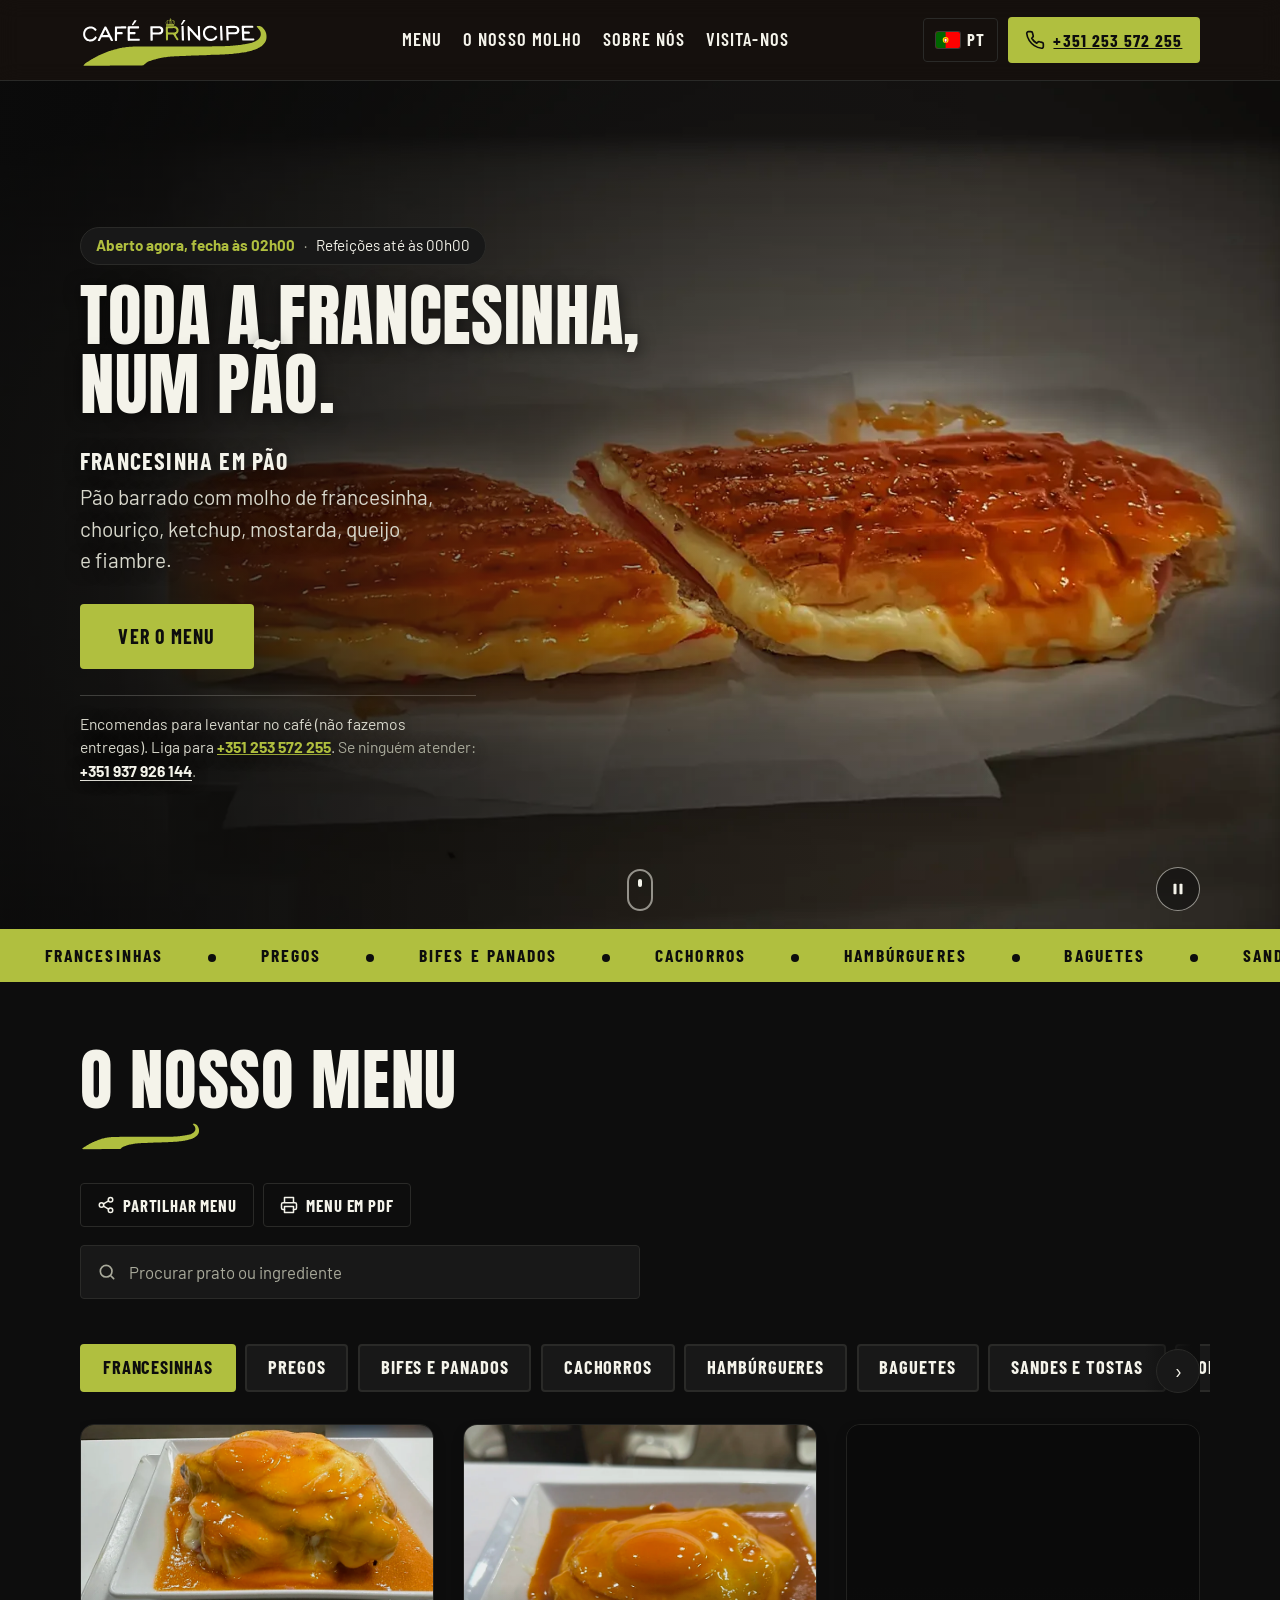
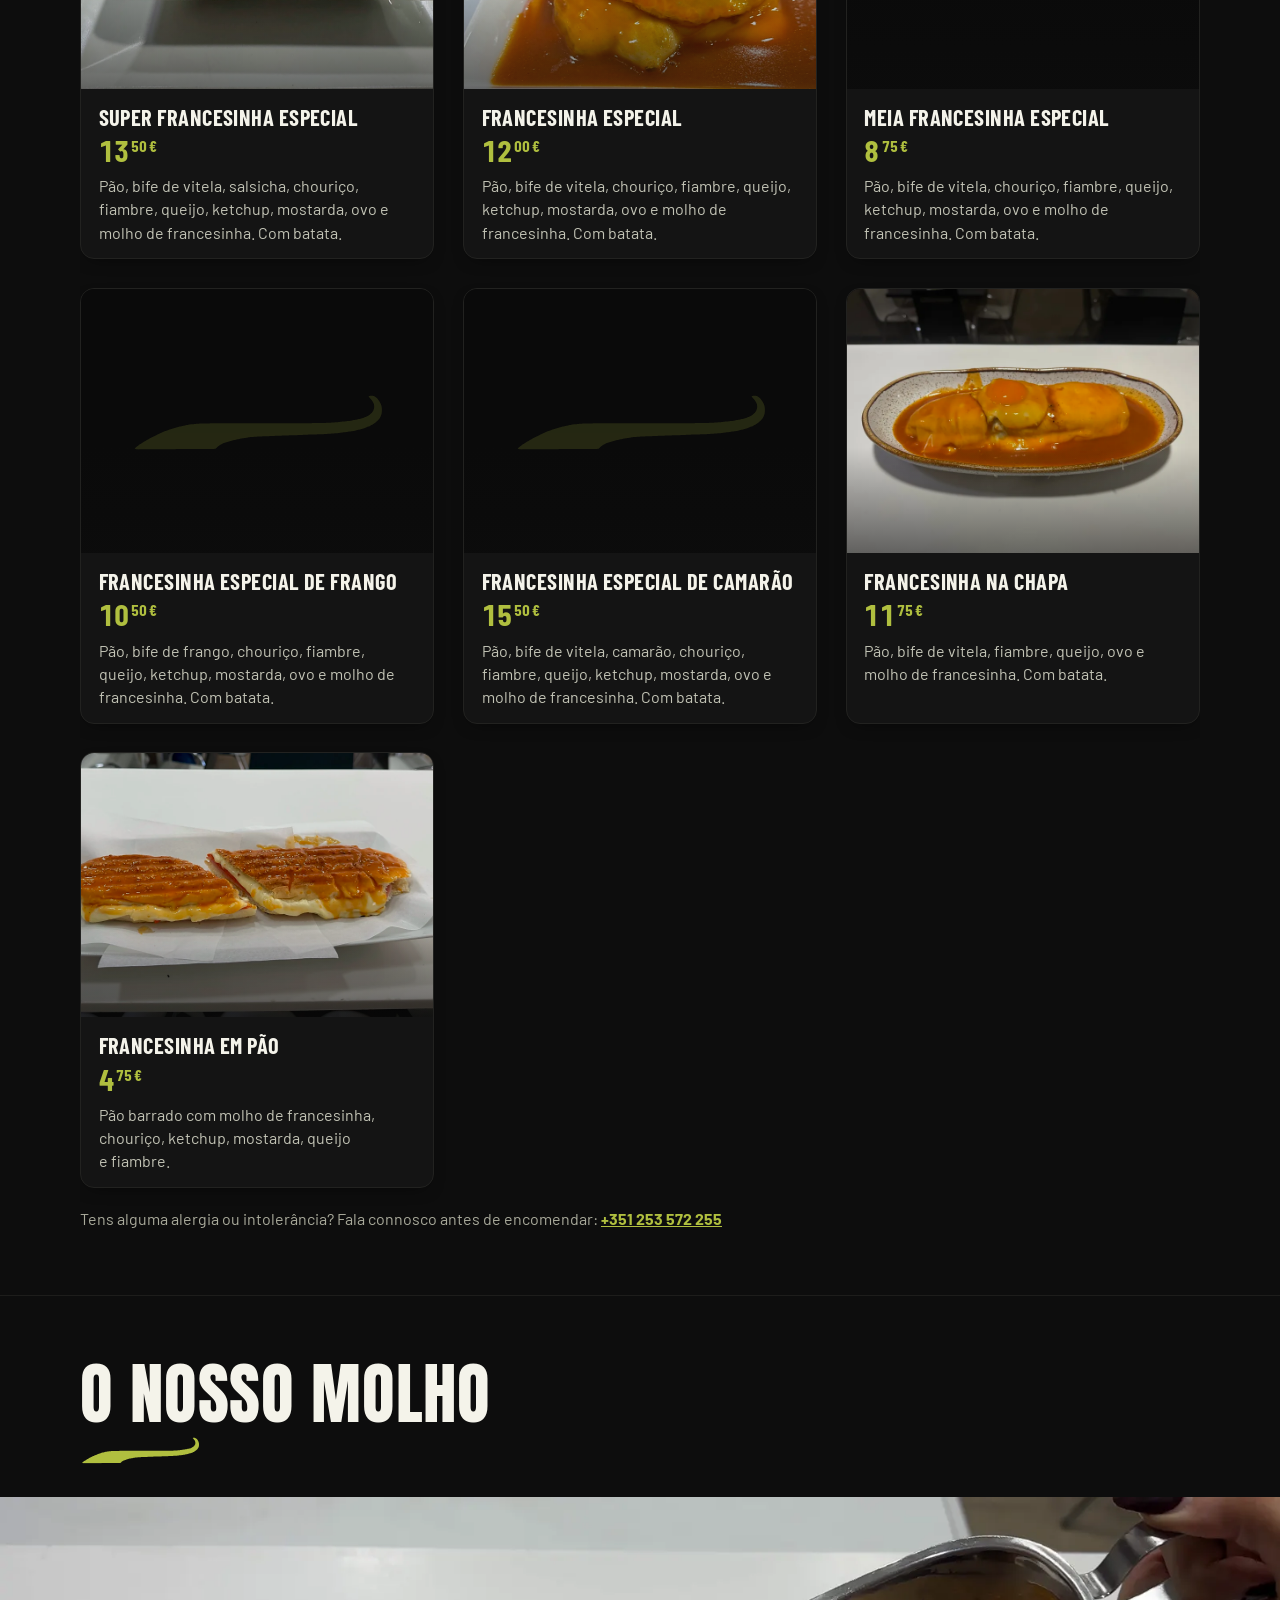
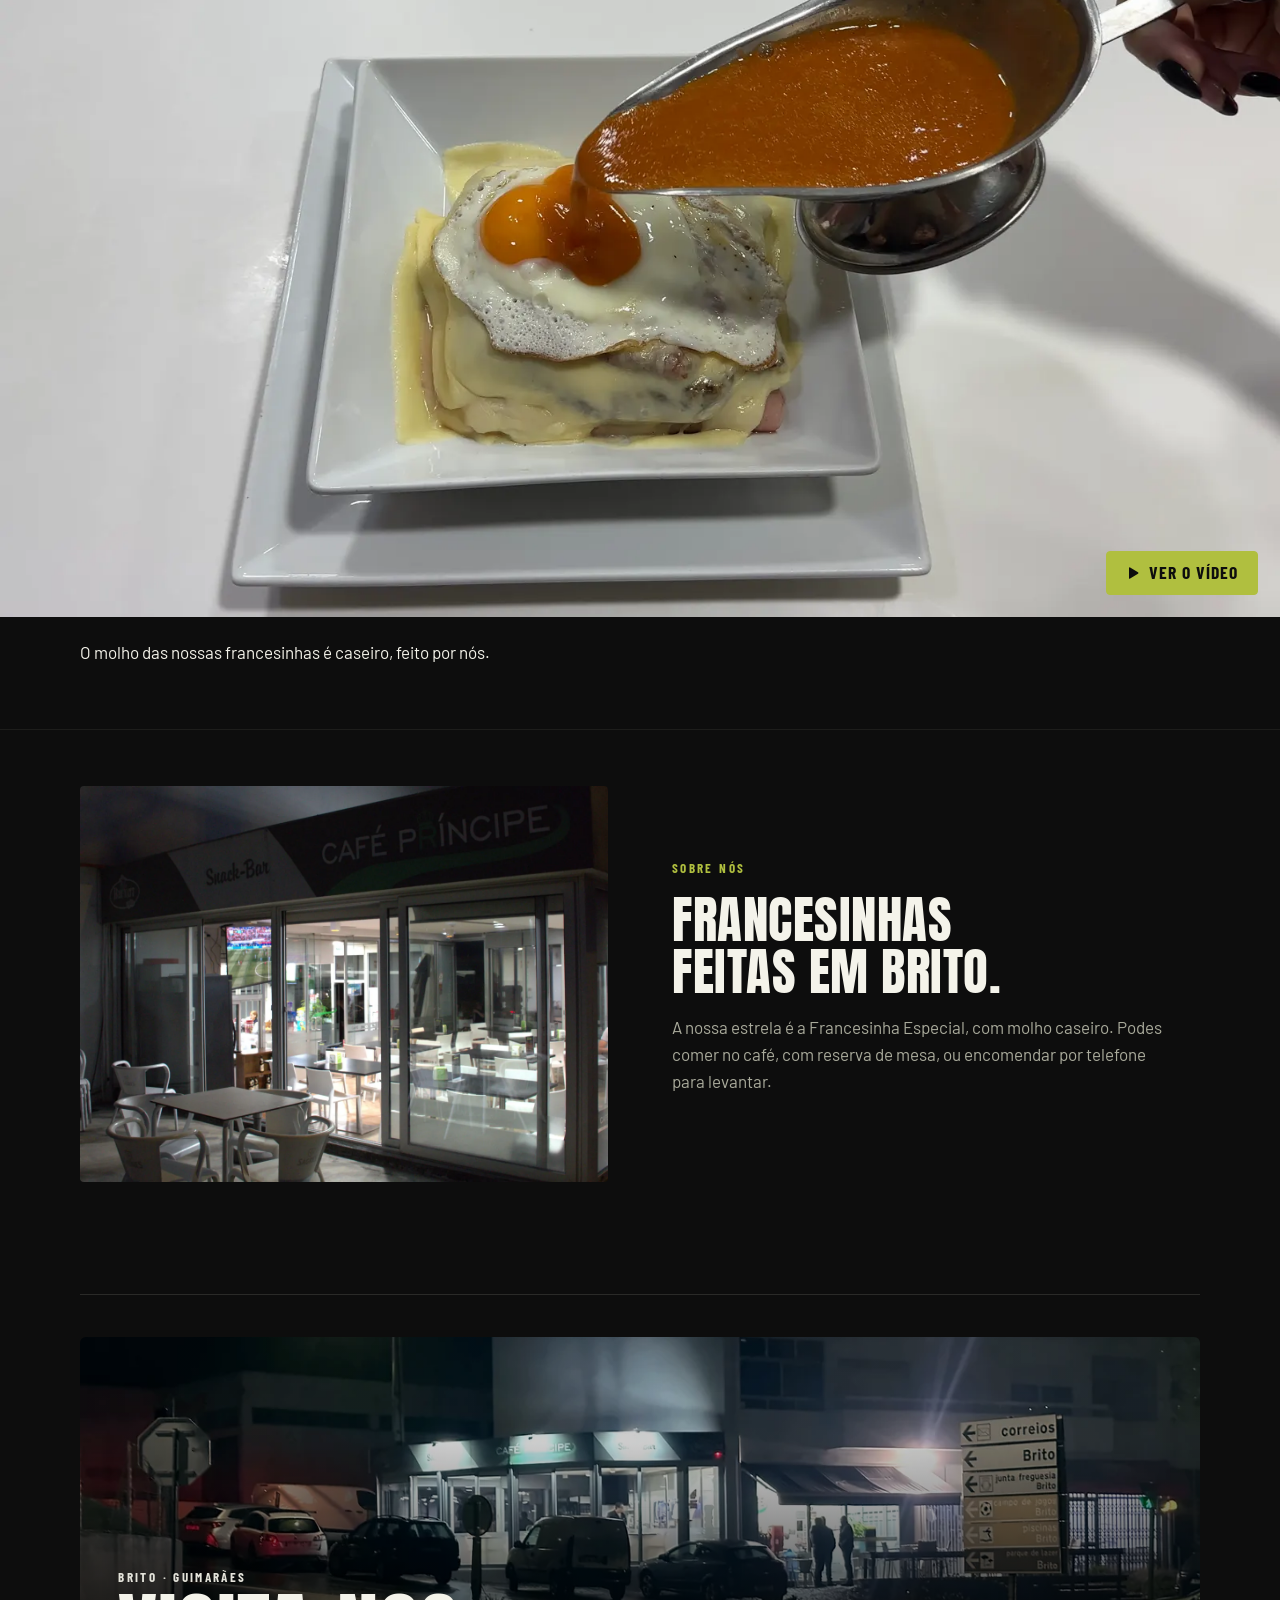
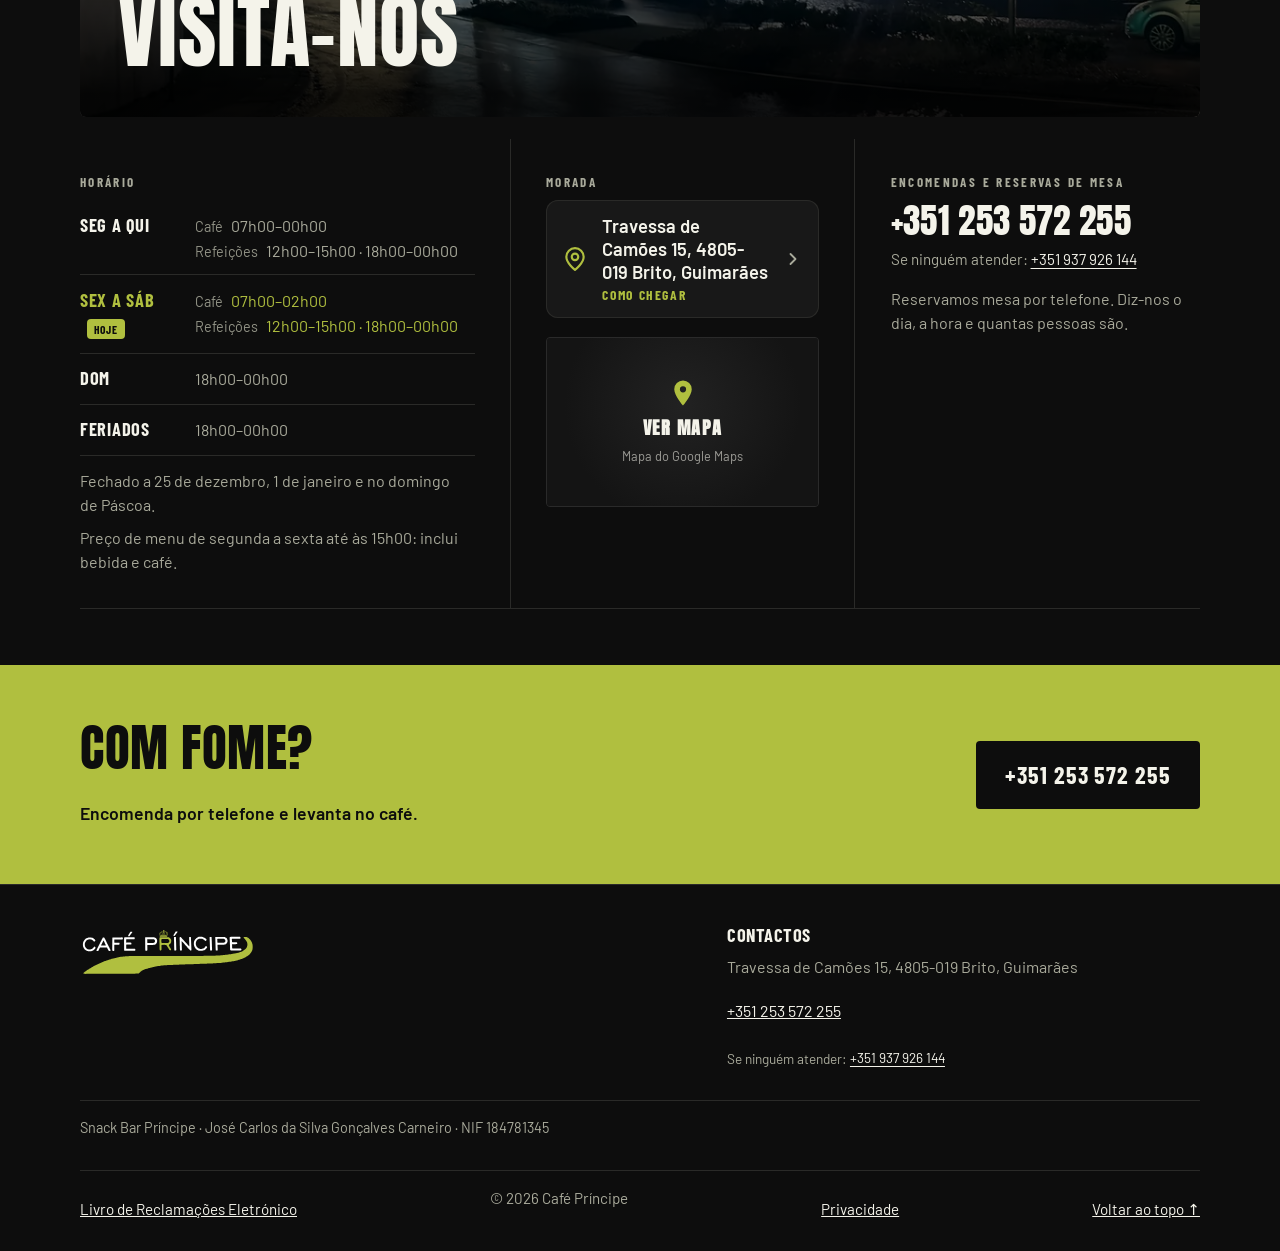
<file: index.html>
<!DOCTYPE html>
<html lang="pt-PT">
<head>
<meta charset="UTF-8">
<meta name="viewport" content="width=device-width, initial-scale=1">
<title>Café Príncipe | Francesinhas em Brito, Guimarães</title>
<meta name="description" content="Café Príncipe, em Brito (Guimarães): francesinhas, pregos, panados, hambúrgueres e muito mais. Encomendas por telefone para levantar no café e reservas de mesa.">
<meta name="theme-color" content="#0D0D0D">
<!-- Partilha (WhatsApp/Facebook): endereço do site em og:url, canonical, JSON-LD, robots.txt e sitemap.xml (o sitemap é gerado por scripts/gerar-dados.py a partir do canonical) -->
<meta property="og:type" content="website">
<meta property="og:title" content="Café Príncipe">
<meta property="og:description" content="Francesinhas, pregos, panados e muito mais. Encomenda por telefone e levanta no café.">
<meta property="og:image" content="https://cafeprincipe.pt/og-image.jpg">
<meta property="og:url" content="https://cafeprincipe.pt/">
<meta name="twitter:card" content="summary_large_image">
<meta name="twitter:title" content="Café Príncipe">
<meta name="twitter:description" content="Francesinhas, pregos, panados e muito mais. Encomenda por telefone e levanta no café.">
<meta name="twitter:image" content="https://cafeprincipe.pt/og-image.jpg">
<link rel="canonical" href="https://cafeprincipe.pt/">
<link rel="icon" href="/favicon.ico" sizes="48x48">
<link rel="icon" type="image/png" sizes="192x192" href="/favicon-192.png">
<link rel="icon" type="image/svg+xml" href="/favicon.svg">
<link rel="apple-touch-icon" href="/apple-touch-icon.png">
<!-- Dados para o Google. O horário (openingHoursSpecification) é recalculado sozinho a partir do HORARIO em js/cafe.js quando a página abre -->
<script type="application/ld+json">
{"@context": "https://schema.org", "@type": "Restaurant", "@id": "https://cafeprincipe.pt/#restaurante", "name": "Café Príncipe", "description": "Café Príncipe, em Brito (Guimarães): francesinhas, pregos, panados, hambúrgueres e muito mais. Encomendas por telefone para levantar no café e reservas de mesa.", "url": "https://cafeprincipe.pt/", "telephone": "+351253572255", "address": {"@type": "PostalAddress", "streetAddress": "Travessa de Camões 15", "postalCode": "4805-019", "addressLocality": "Brito", "addressRegion": "Braga", "addressCountry": "PT"}, "geo": {"@type": "GeoCoordinates", "latitude": 41.4482627, "longitude": -8.3532012}, "image": "https://cafeprincipe.pt/og-image.jpg", "logo": "https://cafeprincipe.pt/favicon-512.png", "priceRange": "1,30 € - 15,50 €", "servesCuisine": "Portuguesa", "acceptsReservations": true, "hasMenu": {"@type": "Menu", "url": "https://cafeprincipe.pt/#menu", "inLanguage": "pt-PT", "hasMenuSection": [{"@type": "MenuSection", "name": "Francesinhas", "hasMenuItem": [{"@type": "MenuItem", "name": "Super Francesinha Especial", "url": "https://cafeprincipe.pt/prato/super-francesinha-especial", "description": "Pão, bife de vitela, salsicha, chouriço, fiambre, queijo, ketchup, mostarda, ovo e molho de francesinha. Com batata.", "offers": {"@type": "Offer", "price": "13.50", "priceCurrency": "EUR"}}, {"@type": "MenuItem", "name": "Francesinha Especial", "url": "https://cafeprincipe.pt/prato/francesinha-especial", "description": "Pão, bife de vitela, chouriço, fiambre, queijo, ketchup, mostarda, ovo e molho de francesinha. Com batata.", "offers": {"@type": "Offer", "price": "12.00", "priceCurrency": "EUR"}}, {"@type": "MenuItem", "name": "Meia Francesinha Especial", "url": "https://cafeprincipe.pt/prato/meia-francesinha-especial", "description": "Pão, bife de vitela, chouriço, fiambre, queijo, ketchup, mostarda, ovo e molho de francesinha. Com batata.", "offers": {"@type": "Offer", "price": "8.75", "priceCurrency": "EUR"}}, {"@type": "MenuItem", "name": "Francesinha Especial de Frango", "url": "https://cafeprincipe.pt/prato/francesinha-especial-de-frango", "description": "Pão, bife de frango, chouriço, fiambre, queijo, ketchup, mostarda, ovo e molho de francesinha. Com batata.", "offers": {"@type": "Offer", "price": "10.50", "priceCurrency": "EUR"}}, {"@type": "MenuItem", "name": "Francesinha Especial de Camarão", "url": "https://cafeprincipe.pt/prato/francesinha-especial-de-camarao", "description": "Pão, bife de vitela, camarão, chouriço, fiambre, queijo, ketchup, mostarda, ovo e molho de francesinha. Com batata.", "offers": {"@type": "Offer", "price": "15.50", "priceCurrency": "EUR"}}, {"@type": "MenuItem", "name": "Francesinha na Chapa", "url": "https://cafeprincipe.pt/prato/francesinha-na-chapa", "description": "Pão, bife de vitela, fiambre, queijo, ovo e molho de francesinha. Com batata.", "offers": {"@type": "Offer", "price": "11.75", "priceCurrency": "EUR"}}, {"@type": "MenuItem", "name": "Francesinha em Pão", "url": "https://cafeprincipe.pt/prato/francesinha-em-pao", "description": "Pão barrado com molho de francesinha, chouriço, ketchup, mostarda, queijo e fiambre.", "offers": {"@type": "Offer", "price": "4.75", "priceCurrency": "EUR"}}]}, {"@type": "MenuSection", "name": "Pregos", "hasMenuItem": [{"@type": "MenuItem", "name": "Prego em Pão", "url": "https://cafeprincipe.pt/prato/prego-em-pao", "description": "Pão, bife de vitela, fiambre e queijo.", "offers": {"@type": "Offer", "price": "5.75", "priceCurrency": "EUR"}}, {"@type": "MenuItem", "name": "Prego em Pão c/ Ovo", "url": "https://cafeprincipe.pt/prato/prego-em-pao-c-ovo", "description": "Pão, bife de vitela, fiambre, queijo e ovo.", "offers": {"@type": "Offer", "price": "6.50", "priceCurrency": "EUR"}}, {"@type": "MenuItem", "name": "Prego em Prato", "url": "https://cafeprincipe.pt/prato/prego-em-prato", "description": "Bife de vitela, fiambre, queijo, alface, tomate e ovo. Com batata.", "offers": {"@type": "Offer", "price": "12.50", "priceCurrency": "EUR"}}]}, {"@type": "MenuSection", "name": "Bifes e Panados", "hasMenuItem": [{"@type": "MenuItem", "name": "Bife de Frango em Pão", "url": "https://cafeprincipe.pt/prato/bife-de-frango-em-pao", "description": "Pão, bife de frango, fiambre e queijo.", "offers": {"@type": "Offer", "price": "4.00", "priceCurrency": "EUR"}}, {"@type": "MenuItem", "name": "Panado no Pão", "url": "https://cafeprincipe.pt/prato/panado-no-pao", "description": "Pão, panado de porco, fiambre e queijo.", "offers": {"@type": "Offer", "price": "2.75", "priceCurrency": "EUR"}}, {"@type": "MenuItem", "name": "Panado em Prato", "url": "https://cafeprincipe.pt/prato/panado-em-prato", "description": "Panado de porco, fiambre, queijo e ovo. Com batata.", "offers": {"@type": "Offer", "price": "10.00", "priceCurrency": "EUR"}}]}, {"@type": "MenuSection", "name": "Cachorros", "hasMenuItem": [{"@type": "MenuItem", "name": "Cachorro em Pão", "url": "https://cafeprincipe.pt/prato/cachorro-em-pao", "description": "Pão barrado com molho de francesinha, salsicha, fiambre, queijo, ketchup e mostarda.", "offers": {"@type": "Offer", "price": "4.75", "priceCurrency": "EUR"}}, {"@type": "MenuItem", "name": "Cachorro Especial", "url": "https://cafeprincipe.pt/prato/cachorro-especial", "description": "Pão, salsicha, fiambre, queijo, ketchup, mostarda e molho de francesinha. Com batata.", "offers": {"@type": "Offer", "price": "11.00", "priceCurrency": "EUR"}}, {"@type": "MenuItem", "name": "Cachorro na Chapa", "url": "https://cafeprincipe.pt/prato/cachorro-na-chapa", "description": "Pão, salsicha, fiambre, queijo e molho de francesinha. Com batata.", "offers": {"@type": "Offer", "price": "11.00", "priceCurrency": "EUR"}}]}, {"@type": "MenuSection", "name": "Hambúrgueres", "hasMenuItem": [{"@type": "MenuItem", "name": "Hambúrguer em Pão", "url": "https://cafeprincipe.pt/prato/hamburguer-em-pao", "description": "Pão, hambúrguer, alface, tomate, queijo, fiambre, ovo, ketchup e mostarda.", "offers": {"@type": "Offer", "price": "5.75", "priceCurrency": "EUR"}}, {"@type": "MenuItem", "name": "Hambúrguer Especial", "url": "https://cafeprincipe.pt/prato/hamburguer-especial", "description": "Pão, hambúrguer, fiambre, queijo, alface, tomate, ovo, ketchup, mostarda e molho de francesinha. Com batata.", "offers": {"@type": "Offer", "price": "11.50", "priceCurrency": "EUR"}}, {"@type": "MenuItem", "name": "Hambúrguer de Picanha em Pão", "url": "https://cafeprincipe.pt/prato/hamburguer-de-picanha-em-pao", "description": "Pão, hambúrguer, fiambre, queijo cheddar, alface, tomate, bacon e molho Big Burger. Com batata.", "offers": {"@type": "Offer", "price": "10.50", "priceCurrency": "EUR"}}]}, {"@type": "MenuSection", "name": "Baguetes", "hasMenuItem": [{"@type": "MenuItem", "name": "Prego em Baguete c/ Ovo", "url": "https://cafeprincipe.pt/prato/prego-em-baguete-c-ovo", "description": "Baguete, bife de vitela, fiambre, queijo e ovo.", "offers": {"@type": "Offer", "price": "9.50", "priceCurrency": "EUR"}}, {"@type": "MenuItem", "name": "Baguete de Atum", "url": "https://cafeprincipe.pt/prato/baguete-de-atum", "description": "Baguete, maionese, alface, tomate, fiambre, queijo, atum e ovo.", "offers": {"@type": "Offer", "price": "5.00", "priceCurrency": "EUR"}}, {"@type": "MenuItem", "name": "Baguete Americana", "url": "https://cafeprincipe.pt/prato/baguete-americana", "description": "Baguete, maionese, alface, tomate, fiambre, queijo e ovo.", "offers": {"@type": "Offer", "price": "4.75", "priceCurrency": "EUR"}}]}, {"@type": "MenuSection", "name": "Sandes e Tostas", "hasMenuItem": [{"@type": "MenuItem", "name": "Sandes de Fiambre", "url": "https://cafeprincipe.pt/prato/sandes-de-fiambre", "description": "Pão e fiambre.", "offers": {"@type": "Offer", "price": "1.50", "priceCurrency": "EUR"}}, {"@type": "MenuItem", "name": "Sandes de Queijo", "url": "https://cafeprincipe.pt/prato/sandes-de-queijo", "description": "Pão e queijo.", "offers": {"@type": "Offer", "price": "1.60", "priceCurrency": "EUR"}}, {"@type": "MenuItem", "name": "Sandes Mista", "url": "https://cafeprincipe.pt/prato/sandes-mista", "description": "Pão, queijo e fiambre.", "offers": {"@type": "Offer", "price": "2.50", "priceCurrency": "EUR"}}, {"@type": "MenuItem", "name": "Torrada em Pão de Forma", "url": "https://cafeprincipe.pt/prato/torrada-em-pao-de-forma", "description": "Pão de forma barrado com manteiga.", "offers": {"@type": "Offer", "price": "1.30", "priceCurrency": "EUR"}}, {"@type": "MenuItem", "name": "Tosta Mista", "url": "https://cafeprincipe.pt/prato/tosta-mista", "description": "Pão barrado com manteiga, queijo e fiambre.", "offers": {"@type": "Offer", "price": "3.50", "priceCurrency": "EUR"}}]}, {"@type": "MenuSection", "name": "Omeletes", "hasMenuItem": [{"@type": "MenuItem", "name": "Omelete Mista", "url": "https://cafeprincipe.pt/prato/omelete-mista", "description": "Ovo, alface, tomate, cenoura, milho, fiambre e queijo. Com batata. Molho à escolha: iogurte ou azeite e vinagre.", "offers": {"@type": "Offer", "price": "9.50", "priceCurrency": "EUR"}}, {"@type": "MenuItem", "name": "Omelete de Fiambre", "url": "https://cafeprincipe.pt/prato/omelete-de-fiambre", "description": "Ovo, alface, tomate, cenoura, milho e fiambre. Com batata. Molho à escolha: iogurte ou azeite e vinagre.", "offers": {"@type": "Offer", "price": "8.75", "priceCurrency": "EUR"}}, {"@type": "MenuItem", "name": "Omelete de Queijo", "url": "https://cafeprincipe.pt/prato/omelete-de-queijo", "description": "Ovo, alface, tomate, cenoura, milho e queijo. Com batata. Molho à escolha: iogurte ou azeite e vinagre.", "offers": {"@type": "Offer", "price": "9.00", "priceCurrency": "EUR"}}, {"@type": "MenuItem", "name": "Omelete de Camarão", "url": "https://cafeprincipe.pt/prato/omelete-de-camarao", "description": "Ovo, camarão, alface, tomate, cenoura, milho, queijo e fiambre. Com batata. Molho à escolha: iogurte ou azeite e vinagre.", "offers": {"@type": "Offer", "price": "14.00", "priceCurrency": "EUR"}}]}, {"@type": "MenuSection", "name": "Saladas", "hasMenuItem": [{"@type": "MenuItem", "name": "Salada Mista", "url": "https://cafeprincipe.pt/prato/salada-mista", "description": "Alface, tomate, cenoura, milho, fiambre e queijo. Molho à escolha: iogurte ou azeite e vinagre.", "offers": {"@type": "Offer", "price": "7.00", "priceCurrency": "EUR"}}, {"@type": "MenuItem", "name": "Salada de Atum", "url": "https://cafeprincipe.pt/prato/salada-de-atum", "description": "Alface, tomate, cenoura, milho e atum. Com batata. Molho à escolha: iogurte ou azeite e vinagre.", "offers": {"@type": "Offer", "price": "7.50", "priceCurrency": "EUR"}}, {"@type": "MenuItem", "name": "Bife de Frango c/ Salada e Batata", "url": "https://cafeprincipe.pt/prato/bife-de-frango-c-salada-e-batata", "description": "Bife de frango, alface, tomate, fiambre, queijo, cenoura e milho. Com batata. Molho à escolha: iogurte ou azeite e vinagre.", "offers": {"@type": "Offer", "price": "9.25", "priceCurrency": "EUR"}}]}, {"@type": "MenuSection", "name": "Picadinhos", "hasMenuItem": [{"@type": "MenuItem", "name": "Picadinho de Vitela", "url": "https://cafeprincipe.pt/prato/picadinho-de-vitela", "description": "Carne de vitela, salsicha, chouriço, pickles, azeitonas e molho de francesinha. Com batata.", "offers": {"@type": "Offer", "price": "12.00", "priceCurrency": "EUR"}}, {"@type": "MenuItem", "name": "Meio Picadinho de Vitela", "url": "https://cafeprincipe.pt/prato/meio-picadinho-de-vitela", "description": "Carne de vitela, salsicha, chouriço, pickles, azeitonas e molho de francesinha. Com batata.", "offers": {"@type": "Offer", "price": "8.75", "priceCurrency": "EUR"}}]}, {"@type": "MenuSection", "name": "Entradas", "hasMenuItem": [{"@type": "MenuItem", "name": "Pão de Alho", "url": "https://cafeprincipe.pt/prato/pao-de-alho", "offers": {"@type": "Offer", "price": "2.75", "priceCurrency": "EUR"}}, {"@type": "MenuItem", "name": "Pão de Alho c/ Bacon", "url": "https://cafeprincipe.pt/prato/pao-de-alho-c-bacon", "description": "Com bacon.", "offers": {"@type": "Offer", "price": "4.50", "priceCurrency": "EUR"}}, {"@type": "MenuItem", "name": "Asinhas de Frango", "url": "https://cafeprincipe.pt/prato/asinhas-de-frango", "description": "Asinhas de frango fritas.", "offers": {"@type": "Offer", "price": "4.50", "priceCurrency": "EUR"}}, {"@type": "MenuItem", "name": "Rissóis de Carne", "url": "https://cafeprincipe.pt/prato/rissois-de-carne", "description": "6 rissóis de carne.", "offers": {"@type": "Offer", "price": "4.20", "priceCurrency": "EUR"}}, {"@type": "MenuItem", "name": "Bolinhos de Bacalhau", "url": "https://cafeprincipe.pt/prato/bolinhos-de-bacalhau", "description": "6 bolinhos de bacalhau.", "offers": {"@type": "Offer", "price": "4.80", "priceCurrency": "EUR"}}]}, {"@type": "MenuSection", "name": "Menu Infantil", "hasMenuItem": [{"@type": "MenuItem", "name": "Mini Prego de Vitela com Ovo", "url": "https://cafeprincipe.pt/prato/mini-prego-de-vitela-com-ovo", "description": "Mini prego de vitela com ovo.", "offers": {"@type": "Offer", "price": "8.75", "priceCurrency": "EUR"}}, {"@type": "MenuItem", "name": "Bife de Frango com Batata", "url": "https://cafeprincipe.pt/prato/bife-de-frango-com-batata", "description": "Bife de frango com batata.", "offers": {"@type": "Offer", "price": "5.50", "priceCurrency": "EUR"}}, {"@type": "MenuItem", "name": "2 Salsichas com Batata e Ovo", "url": "https://cafeprincipe.pt/prato/2-salsichas-com-batata-e-ovo", "description": "Duas salsichas com batata e ovo.", "offers": {"@type": "Offer", "price": "4.50", "priceCurrency": "EUR"}}, {"@type": "MenuItem", "name": "Hambúrguer com Ovo e Batata", "url": "https://cafeprincipe.pt/prato/hamburguer-com-ovo-e-batata", "description": "Hambúrguer com ovo e batata.", "offers": {"@type": "Offer", "price": "4.75", "priceCurrency": "EUR"}}]}, {"@type": "MenuSection", "name": "Sobremesas", "hasMenuItem": [{"@type": "MenuItem", "name": "Mousse de Chocolate", "url": "https://cafeprincipe.pt/prato/mousse-de-chocolate", "description": "Mousse de chocolate com granulado.", "offers": {"@type": "Offer", "price": "2.50", "priceCurrency": "EUR"}}, {"@type": "MenuItem", "name": "Baba de Camelo", "url": "https://cafeprincipe.pt/prato/baba-de-camelo", "description": "Doce cremoso de leite condensado com frutos secos.", "offers": {"@type": "Offer", "price": "2.50", "priceCurrency": "EUR"}}, {"@type": "MenuItem", "name": "Cheesecake de Limão", "url": "https://cafeprincipe.pt/prato/cheesecake-de-limao", "description": "Cheesecake cremoso com cobertura de limão.", "offers": {"@type": "Offer", "price": "2.50", "priceCurrency": "EUR"}}, {"@type": "MenuItem", "name": "Cheesecake de Maracujá", "url": "https://cafeprincipe.pt/prato/cheesecake-de-maracuja", "description": "Cheesecake cremoso com cobertura de maracujá.", "offers": {"@type": "Offer", "price": "2.50", "priceCurrency": "EUR"}}, {"@type": "MenuItem", "name": "Cheesecake de Oreo", "url": "https://cafeprincipe.pt/prato/cheesecake-de-oreo", "description": "Cheesecake cremoso com bolacha Oreo.", "offers": {"@type": "Offer", "price": "2.50", "priceCurrency": "EUR"}}, {"@type": "MenuItem", "name": "Cheesecake de Frutos Vermelhos", "url": "https://cafeprincipe.pt/prato/cheesecake-de-frutos-vermelhos", "description": "Cheesecake cremoso com cobertura de frutos vermelhos.", "offers": {"@type": "Offer", "price": "2.50", "priceCurrency": "EUR"}}, {"@type": "MenuItem", "name": "Mousse de Oreo", "url": "https://cafeprincipe.pt/prato/mousse-de-oreo", "description": "Mousse cremosa com bolacha Oreo.", "offers": {"@type": "Offer", "price": "2.50", "priceCurrency": "EUR"}}, {"@type": "MenuItem", "name": "Natas do Céu", "url": "https://cafeprincipe.pt/prato/natas-do-ceu", "description": "Sobremesa cremosa com bolacha.", "offers": {"@type": "Offer", "price": "2.50", "priceCurrency": "EUR"}}]}]}, "paymentAccepted": "Cash, Multibanco, MB WAY", "openingHoursSpecification": [{"@type": "OpeningHoursSpecification", "dayOfWeek": "Sunday", "opens": "18:00", "closes": "23:59"}, {"@type": "OpeningHoursSpecification", "dayOfWeek": "Monday", "opens": "07:00", "closes": "23:59"}, {"@type": "OpeningHoursSpecification", "dayOfWeek": "Tuesday", "opens": "07:00", "closes": "23:59"}, {"@type": "OpeningHoursSpecification", "dayOfWeek": "Wednesday", "opens": "07:00", "closes": "23:59"}, {"@type": "OpeningHoursSpecification", "dayOfWeek": "Thursday", "opens": "07:00", "closes": "23:59"}, {"@type": "OpeningHoursSpecification", "dayOfWeek": "Friday", "opens": "07:00", "closes": "02:00"}, {"@type": "OpeningHoursSpecification", "dayOfWeek": "Saturday", "opens": "07:00", "closes": "02:00"}]}
</script>

<link rel="preload" as="font" type="font/woff2" href="/fonts/anton-400-latin.woff2" crossorigin>
<link rel="preload" as="font" type="font/woff2" href="/fonts/barlow-400-latin.woff2" crossorigin>
<link rel="preload" as="font" type="font/woff2" href="/fonts/barlow-500-latin.woff2" crossorigin>
<link rel="preload" as="font" type="font/woff2" href="/fonts/barlow-600-latin.woff2" crossorigin>
<link rel="preload" as="font" type="font/woff2" href="/fonts/barlow-condensed-600-latin.woff2" crossorigin>
<link rel="stylesheet" href="/css/estilo.css?v=d9f16c5b">
<meta name="versao" content="d9f16c5b">
<script>document.documentElement.classList.add("js");if(!(navigator.serviceWorker&&navigator.serviceWorker.controller)){[["/img/hero.webp","(min-width:821px)"],["/img/hero-v-francesinha-especial.webp","(max-width:820px)"]].forEach(function(x){var k=document.createElement("link");k.rel="preload";k.as="image";k.href=x[0];k.media=x[1];k.setAttribute("fetchpriority","high");document.head.appendChild(k)})}setTimeout(function(){document.documentElement.classList.add("pronto")},1500);try{var l=(localStorage.getItem("idioma")||"pt").slice(0,2).toLowerCase();if(/^(en|fr|de|es)$/.test(l)){var k=document.createElement("link");k.rel="preload";k.as="script";k.href="/js/traducoes.js?v="+document.querySelector("meta[name=versao]").content;document.head.appendChild(k)}}catch(e){}</script>
</head>
<body>

<dialog id="dlgPriv" aria-labelledby="privTitulo">
  <button type="button" class="dlg-fechar" id="fecharPriv" aria-label="Fechar">×</button>
  <h2 id="privTitulo"></h2>
  <div id="privCorpo"></div>
</dialog>

<dialog id="dlgMapas" class="folha" aria-labelledby="mapasTitulo">
  <div class="folha-pega" aria-hidden="true"></div>
  <h2 id="mapasTitulo" tabindex="-1" autofocus>Como chegar</h2>
  <p class="folha-morada" id="mapasMorada"></p>
  <a class="folha-linha" id="gmaps2" target="_blank" rel="noopener"><img src="/img/mapas/google-maps.svg" alt="" width="40" height="40" loading="lazy"><span>Google Maps</span><s aria-hidden="true">›</s></a>
  <a class="folha-linha" id="waze2" target="_blank" rel="noopener"><img src="/img/mapas/waze.svg" alt="" width="40" height="40" loading="lazy"><span>Waze</span><s aria-hidden="true">›</s></a>
  <a class="folha-linha" id="apple2" target="_blank" rel="noopener" hidden><img src="/img/mapas/apple-maps.svg" alt="" width="40" height="40" loading="lazy"><span>Apple Maps</span><s aria-hidden="true">›</s></a>
</dialog>

<div id="menuImpressao" aria-hidden="true"></div>


<!-- Logótipo vetorial do Café Príncipe (definido uma vez, usado com <use>) -->
<svg width="0" height="0" style="position:absolute" aria-hidden="true" focusable="false">
  <defs>
    <g id="logo-cp">
      <path style="fill:#fff" fill-rule="evenodd" d="M642.8 103.2C642.7 103 642.4 102.7 642.3 102.4C642.2 102.1 642.1 101.8 642.2 101.4C642.2 101.1 641.9 101.4 642.4 100.2C642.9 99.1 644.4 95.9 645.2 94.3C646.1 92.7 647 92 647.7 90.8C648.4 89.5 648.9 88.1 649.5 86.9C650.2 85.8 651 84.9 651.7 83.9C652.3 82.9 652.8 81.6 653.2 80.8C653.7 80 653.8 79.8 654.2 79.4C654.7 78.9 655.2 78.4 655.8 78.1C656.3 77.8 656.1 77.7 657.4 77.6C658.7 77.5 662.3 77.4 663.4 77.4C664.6 77.4 664 77.4 664.2 77.5C664.5 77.6 664.7 77.7 664.9 77.9C665.1 78.1 665.3 78.3 665.4 78.7C665.5 79 665.6 79.4 665.5 79.8C665.5 80.1 665.5 80.5 665.3 80.9C665.1 81.3 665.5 81.1 664.6 82.2C663.8 83.4 661.7 85.7 660.2 87.6C658.8 89.5 657.2 92.1 656.1 93.6C655.1 95 654.8 95 653.8 96.4C652.7 97.8 650.7 100.8 649.9 101.9C649 103 649.2 102.7 648.8 102.9C648.3 103.2 648.2 103.3 647.4 103.5C646.6 103.5 644.7 103.6 643.9 103.5C643.1 103.5 642.9 103.2 642.8 103.2Z M379.8 104.7C379.7 104.5 379.3 104.2 379.2 103.9C379.1 103.6 379 103.3 379 102.9C379 102.6 379.1 102.1 379.2 101.8C379.3 101.4 379.2 101.3 379.6 100.6C380 99.9 381 98.5 381.6 97.4C382.2 96.4 382.6 95.3 383.2 94.2C383.8 93.2 384.7 92.4 385.4 91.1C386.2 89.8 386.7 88.3 387.8 86.6C388.8 84.9 390.8 81.9 391.7 80.8C392.6 79.6 392.6 79.8 393.1 79.6C393.6 79.3 393.4 79.2 394.6 79.2C395.8 79.1 399.2 79 400.4 79C401.6 79.1 401.2 79.1 401.6 79.3C401.9 79.4 402.2 79.6 402.5 79.8C402.7 79.9 402.9 80.1 403 80.4C403.1 80.7 403.3 81.1 403.3 81.4C403.3 81.8 403.3 82.2 403.2 82.6C403.1 82.9 403.4 82.7 402.7 83.6C402.1 84.5 400.5 86.1 399.2 87.9C397.9 89.7 396 92.6 394.8 94.3C393.5 96 392.7 96.6 391.6 98.1C390.4 99.6 388.8 102.1 387.9 103.2C387 104.3 386.8 104.3 386.2 104.7C385.7 105.1 385.2 105.3 384.4 105.4C383.6 105.5 381.9 105.4 381.2 105.3C380.6 105.3 380.7 105.2 380.4 105.1C380.2 105 379.9 104.7 379.8 104.7Z M826.1 133.2C825.9 133.1 825.8 133.4 825.2 132.6C824.7 131.9 823.6 129.9 822.6 128.8C821.6 127.6 820.5 126.6 819.4 125.8C818.4 125 817.8 124.5 816.4 123.8C815.1 123 812.9 121.9 811.4 121.2C810 120.6 809.4 120.4 807.8 120.1C806.1 119.7 803.6 119.3 801.8 119.2C799.9 119.1 798.4 119.3 796.9 119.4C795.4 119.6 794.4 119.6 792.9 119.9C791.4 120.3 789.4 120.9 788.1 121.4C786.7 121.9 785.6 122.5 784.8 123C783.9 123.5 784 123.4 782.9 124.4C781.8 125.4 779.3 127.6 778.1 128.9C776.9 130.2 776.2 131.2 775.7 132.1C775.1 132.9 774.9 133.4 774.6 134C774.3 134.6 774.2 134.6 773.8 135.8C773.5 136.9 772.7 139.1 772.3 141.1C772 143 771.7 145.5 771.7 147.4C771.6 149.4 772 151.3 772.1 152.8C772.3 154.2 772.3 154.3 772.8 155.9C773.3 157.5 774.4 160.8 775.1 162.4C775.8 164 776 164.1 777.1 165.5C778.1 166.9 779.8 169.2 781.4 170.8C783 172.3 785 173.5 786.6 174.5C788.2 175.6 789.2 176.2 790.9 176.9C792.6 177.5 795.2 178.2 796.8 178.5C798.3 178.8 799 178.8 800.4 178.8C801.8 178.9 803.6 179 805.2 178.8C806.9 178.7 808.8 178.3 810.2 178C811.7 177.6 812.8 177.2 813.9 176.8C815.1 176.3 816.5 175.6 817.2 175.2C818 174.8 817.4 175.2 818.4 174.4C819.4 173.7 821.7 171.8 823.1 170.4C824.5 169 825.8 167.1 826.7 165.9C827.6 164.7 828 163.9 828.4 163.4C828.9 162.8 829 162.7 829.4 162.5C829.8 162.4 830.3 162.3 830.8 162.3C831.2 162.3 831.6 162.5 832.1 162.8C832.6 163 833 163.3 833.8 163.9C834.5 164.4 835.9 165.6 836.4 166.1C837 166.6 836.9 166.6 837 166.9C837.2 167.2 837.3 167.5 837.3 167.9C837.4 168.3 837.4 168.8 837.4 169.2C837.4 169.7 837.4 169.9 837.2 170.4C836.9 171 836.8 171.5 836.1 172.6C835.4 173.6 834.6 175 832.9 176.8C831.2 178.5 827.9 181.6 826 183.1C824 184.6 822.3 185.3 821.2 185.9C820.2 186.5 820.4 186.3 819.4 186.7C818.4 187.1 816.8 187.7 815.2 188.1C813.8 188.5 811.6 189.1 810.4 189.3C809.2 189.6 808.9 189.6 808.1 189.7C807.3 189.8 807.5 189.8 805.6 189.8C803.7 189.8 798.8 189.9 796.6 189.8C794.3 189.6 793.8 189.4 792.1 189C790.4 188.6 788.1 188 786.2 187.3C784.4 186.6 783 186 781.1 184.8C779.1 183.7 776.2 181.6 774.6 180.3C773 179.1 772.4 178.2 771.5 177.2C770.6 176.3 769.9 175.5 769.1 174.4C768.2 173.3 767.3 171.9 766.5 170.8C765.8 169.6 765 168.2 764.6 167.3C764.1 166.5 764.4 167.3 763.9 165.9C763.5 164.6 762.3 161.2 761.8 159.2C761.2 157.3 761 156 760.7 154.1C760.5 152.1 760.3 150 760.4 147.6C760.4 145.2 760.7 141.7 760.9 139.8C761.1 137.8 761.2 137.2 761.7 135.8C762.1 134.3 762.7 132.8 763.5 131.1C764.3 129.4 765.7 126.6 766.4 125.4C767 124.2 766 125.3 767.5 123.8C768.8 122.2 773.3 117.7 774.8 116.3C776.2 114.8 775.6 115.5 776.2 115.1C776.9 114.7 777.3 114.4 778.6 113.7C779.9 113 782.6 111.6 783.9 111C785.2 110.4 785.1 110.5 786.4 110.2C787.7 109.8 789.8 109.1 791.6 108.8C793.4 108.5 795.9 108.3 797.2 108.2C798.6 108.1 798.4 108.1 799.8 108.2C801.1 108.2 803.6 108.4 805.4 108.6C807.2 108.8 809.1 109 810.6 109.3C812.1 109.6 813 109.9 814.4 110.4C815.9 110.9 817.7 111.6 819.2 112.3C820.8 113.1 822.3 114.1 823.6 114.9C824.8 115.7 825.7 116.2 826.8 117.1C827.9 117.9 829.4 119.2 830.2 120C831.1 120.8 831.3 121.1 831.9 121.8C832.4 122.4 833.1 123.5 833.5 124.1C833.8 124.7 833.9 124.9 834 125.2C834.1 125.6 834.2 126.1 834.2 126.4C834.2 126.8 834.2 127.1 834.1 127.4C834 127.8 833.9 128.1 833.5 128.4C833.2 128.8 833.4 128.8 832.2 129.6C831.1 130.4 827.8 132.5 826.8 133.1C825.7 133.7 826.2 133.1 826.1 133.2Z M1035.2 186.1C1034.9 186.2 1034.1 186.7 1033.4 186.9C1032.8 187.1 1037.1 187.1 1031.2 187.2C1025.4 187.3 1007.3 187.5 998.2 187.5C989.2 187.5 981.3 187.5 977.1 187.4C972.9 187.4 973.9 187.2 973.1 187.1C972.2 187 972.4 187 972.1 186.9C971.8 186.8 971.6 186.6 971.5 186.4C971.3 186.2 971.1 185.9 971 185.6C971 185.2 971.1 189.1 970.9 184.4C970.7 179.7 970.2 163.4 969.9 157.2C969.7 151.1 969.6 151.9 969.4 147.8C969.3 143.6 969.2 136.2 969 132.1C968.9 128 968.5 125.7 968.4 123.1C968.2 120.5 968.2 118.3 968.2 116.4C968.2 114.5 968.2 112.7 968.3 111.8C968.4 110.8 968.6 110.9 968.8 110.6C968.9 110.2 969.1 110 969.4 109.7C969.7 109.5 970.1 109.3 970.4 109.2C970.8 109 963.1 109.1 971.6 109C980.1 108.9 1012 108.5 1021.2 108.5C1030.5 108.5 1025.9 108.6 1027.1 108.7C1028.2 108.8 1027.9 109 1028.2 109.2C1028.6 109.4 1028.9 109.7 1029.2 110.1C1029.6 110.5 1029.9 111 1030.2 111.4C1030.4 111.9 1030.5 112.2 1030.6 112.8C1030.8 113.3 1030.8 114.2 1030.9 114.9C1030.9 115.7 1030.8 116.8 1030.8 117.2C1030.7 117.8 1030.7 117.7 1030.5 117.9C1030.4 118.1 1030.2 118.3 1029.9 118.6C1029.5 118.8 1029 119.2 1028.6 119.4C1028.2 119.6 1034.9 119.6 1027.6 119.7C1020.2 119.8 992 119.9 984.4 120C976.9 120.1 982.8 120.2 982.2 120.3C981.7 120.5 981.3 120.8 981 121.1C980.7 121.3 980.8 121.5 980.7 121.8C980.6 122 980.5 121.1 980.6 122.8C980.8 124.4 981.4 129.8 981.5 131.9C981.7 134.1 981.4 134.5 981.5 135.6C981.6 136.6 981.8 137.6 982 138.2C982.2 138.9 982.4 139 982.7 139.2C983 139.5 983.3 139.6 983.8 139.7C984.2 139.8 982.6 139.9 985.4 139.9C988.2 140 997.6 140 1000.8 140C1003.9 140 1003.1 139.8 1004.4 139.8C1005.7 139.8 1007.7 139.9 1008.6 140.1C1009.5 140.2 1009.5 140.3 1009.9 140.8C1010.4 141.2 1011 142 1011.3 142.6C1011.7 143.1 1011.8 143.1 1012 144.1C1012.1 145.1 1012.2 147.7 1012.2 148.6C1012.2 149.5 1012.2 149.1 1011.9 149.4C1011.7 149.7 1011.3 150 1010.8 150.2C1010.3 150.5 1010.6 150.7 1009.1 150.8C1007.5 150.9 1005.5 151 1001.6 151.1C997.6 151.2 988.4 151.2 985.4 151.2C982.4 151.3 983.9 151.3 983.4 151.5C982.9 151.6 982.5 151.8 982.2 152C982 152.2 981.9 152.5 981.8 152.8C981.7 153 981.7 152.8 981.7 153.6C981.8 154.3 982 154.1 982.2 157.2C982.3 160.4 982.5 169.8 982.6 172.6C982.7 175.4 982.8 173.8 982.9 174.2C983.1 174.7 983.3 175.1 983.5 175.4C983.8 175.7 984 175.9 984.4 176.1C984.8 176.2 982.4 176.3 985.9 176.4C989.4 176.4 1000.7 176.5 1005.2 176.5C1009.8 176.5 1010.4 176.3 1013.1 176.3C1015.8 176.3 1019.4 176.5 1021.4 176.5C1023.5 176.6 1023.5 176.4 1025.4 176.3C1027.4 176.3 1031.7 176.3 1033.1 176.4C1034.5 176.4 1033.5 176.5 1033.8 176.7C1034 176.8 1034.1 176.9 1034.4 177.3C1034.8 177.8 1035.5 178.9 1035.9 179.4C1036.2 179.9 1036.2 180 1036.3 180.4C1036.3 180.8 1036.4 181.2 1036.3 181.9C1036.3 182.6 1036.1 184 1036 184.6C1035.8 185.2 1035.8 185.2 1035.7 185.4C1035.6 185.7 1035.2 186 1035.2 186.1Z M863.1 188.1C861.9 188.1 857.2 187.9 855.9 187.8C854.6 187.7 855.6 187.6 855.4 187.4C855.3 187.3 855.2 187.4 855.1 186.9C855 186.4 854.8 186.4 854.6 184.6C854.5 182.8 854.5 183.4 854.1 175.9C853.8 168.5 853.1 150.2 852.8 139.9C852.4 129.6 852 118.9 851.9 114.2C851.8 109.6 851.9 112.6 852 111.9C852.2 111.2 852.3 110.7 852.6 110.3C852.8 109.8 853.1 109.6 853.5 109.4C853.9 109.2 853.9 109.1 855.1 109C856.2 109 859.3 109 860.4 109C861.5 109.1 861.3 109.2 861.6 109.3C861.9 109.4 862 109.6 862.2 109.8C862.4 109.9 862.4 109.9 862.6 110.4C862.8 111 862.9 108.4 863.2 113.1C863.6 117.8 864.4 133.4 864.6 138.4C864.8 143.4 864.5 141.1 864.6 143.2C864.6 145.4 864.9 147.3 865 151.6C865.2 155.9 865.5 165.5 865.6 168.9C865.8 172.4 865.8 169.7 865.9 172.2C866 174.8 866.1 182 866.2 184.2C866.2 186.5 866.1 185.3 866 185.8C865.9 186.2 865.9 186.4 865.6 186.8C865.3 187.1 864.8 187.5 864.4 187.7C864 187.9 863.3 188.1 863.1 188.1Z M888.2 187.3C888.2 187.2 887.9 187 887.8 186.7C887.6 186.4 887.5 186.9 887.4 185.6C887.3 184.2 887.4 189.6 887 178.6C886.6 167.6 885.3 130.4 884.9 119.8C884.5 109.1 884.6 116.1 884.5 114.8C884.5 113.4 884.5 112.5 884.6 111.9C884.7 111.3 884.8 111.2 884.9 110.9C885 110.7 885.1 110.4 885.4 110.2C885.7 109.9 885.9 109.6 886.6 109.5C887.2 109.3 886.9 109.4 889.2 109.3C891.6 109.3 895 109.4 900.8 109.4C906.5 109.3 918.2 109.1 923.8 109.1C929.3 109.1 931.9 109.3 934.1 109.4C936.3 109.5 935.8 109.5 937.1 109.8C938.3 110 940.1 110.4 941.6 111C943.1 111.6 945 112.8 946.1 113.3C947.1 113.9 947.1 113.9 947.9 114.6C948.7 115.2 950 116.3 950.9 117.3C951.8 118.3 952.7 119.7 953.2 120.6C953.8 121.5 953.7 121.6 954.1 122.8C954.5 123.9 955.1 126.3 955.4 127.4C955.7 128.5 955.7 128.4 955.8 129.4C955.9 130.4 955.9 132.6 955.9 133.6C955.9 134.5 955.8 134.5 955.7 135.1C955.6 135.7 955.4 135.8 955.1 137C954.8 138.1 954.5 140.5 953.9 141.9C953.3 143.3 952.6 144.4 951.7 145.6C950.8 146.8 949.3 148.2 948.2 149.1C947.2 150 946.3 150.6 945.4 151.2C944.5 151.7 943.9 152.1 942.8 152.5C941.6 152.9 939.7 153.4 938.6 153.7C937.4 153.9 937.4 153.9 935.9 154.1C934.5 154.2 935.7 154.3 929.9 154.4C924.2 154.5 906.5 154.5 901.4 154.5C896.4 154.6 900.1 154.6 899.6 154.7C899.1 154.8 898.9 154.9 898.6 155.1C898.3 155.3 898.1 155.6 897.9 155.9C897.8 156.3 897.6 153.7 897.7 157.2C897.8 160.8 898.5 172.6 898.6 177.2C898.8 181.9 898.8 183.4 898.8 184.9C898.8 186.4 898.7 185.9 898.6 186.2C898.5 186.6 898.4 186.7 898.2 186.9C898 187.1 898 187.2 897.6 187.4C897.2 187.6 897 187.9 895.8 187.9C894.5 188 891.2 187.9 890.1 187.8C888.9 187.8 889.2 187.7 888.9 187.7C888.6 187.6 888.4 187.4 888.2 187.3Z M655.4 188.4C654.5 188.4 651.2 188.4 650.1 188.3C648.9 188.3 648.9 188.2 648.6 188.1C648.2 188 648.1 187.8 647.9 187.6C647.7 187.5 647.7 187.6 647.5 187.1C647.4 186.6 647.3 189.6 647 184.8C646.8 179.9 646.3 165.4 646.1 158.2C645.9 151.1 646.1 149.4 645.9 142.1C645.7 134.8 645.2 119.4 645.1 114.4C645 109.4 645.1 112.8 645.3 112.2C645.4 111.7 645.5 111.4 645.8 111.1C646.1 110.7 646.6 110.4 647.1 110.2C647.6 110 647.6 109.8 648.8 109.8C649.9 109.7 652.7 109.7 653.8 109.7C654.8 109.7 654.8 109.8 655.1 109.9C655.4 110 655.4 110.1 655.6 110.2C655.8 110.4 655.9 110.5 656.1 110.9C656.2 111.4 656.2 106.8 656.5 112.9C656.8 119 657.3 135.6 657.7 147.4C658 159.2 658.5 177.4 658.6 183.8C658.7 190.1 658.5 185 658.4 185.6C658.2 186.1 657.9 186.7 657.6 187.1C657.4 187.5 657.1 187.7 656.8 188C656.4 188.2 655.6 188.3 655.4 188.4Z M690.1 134.2L689.5 134.6C689.5 134.8 689.3 134.3 689.4 135.9C689.4 137.6 689.6 136.9 689.9 144.4C690.2 151.9 690.8 174.1 691 180.9C691.1 187.7 691 184 690.8 185.1C690.6 186.1 690.2 186.8 689.9 187.3C689.7 187.7 689.5 187.8 689.3 187.9C689.1 188.1 689.7 188.2 688.6 188.2C687.4 188.3 683.6 188.4 682.4 188.3C681.2 188.3 681.6 188.3 681.2 188.2C680.9 188.1 680.8 187.9 680.6 187.8C680.4 187.6 680.3 187.4 680.2 187.1C680.1 186.8 680.1 187.2 680 186.1C679.9 185 679.8 184.1 679.7 180.4C679.5 176.8 679.4 167.4 679.3 164.1C679.1 160.7 679 163.4 679 160.2C678.8 157.1 678.7 148.4 678.6 145.4C678.5 142.4 678.4 144.1 678.4 142.1C678.4 140.1 678.6 137.8 678.5 133.4C678.4 129.1 677.8 119.4 677.7 115.9C677.6 112.5 677.9 113.4 678 112.8C678.1 112.1 678.2 112.1 678.4 111.8C678.5 111.4 678.8 111.1 679.1 110.9C679.3 110.7 679.6 110.5 679.9 110.4C680.2 110.3 680.1 110.2 680.8 110.2C681.4 110.1 683.1 110.1 683.8 110.1C684.4 110.2 684.1 110.2 684.8 110.7C685.4 111.2 686.1 111.7 687.4 113.2C688.8 114.7 689.9 116.6 692.9 119.8C695.9 123.1 701.9 129.1 705.2 132.8C708.6 136.4 711.6 140.1 713.2 141.9C714.9 143.8 714.6 143.2 715.3 143.9C716 144.7 716.4 145.3 717.4 146.4C718.4 147.5 720.3 149.5 721.2 150.4C722.2 151.3 722.4 151.3 722.9 151.9C723.4 152.4 723.8 153.1 724.4 153.9C725.1 154.7 726.2 155.7 726.8 156.4C727.5 157.2 727.6 157.6 728.4 158.5C729.2 159.5 730.9 161.4 731.7 162.2C732.4 163.1 732.6 163.2 732.9 163.4C733.2 163.7 733.3 163.6 733.4 163.6C733.5 163.6 733.6 163.5 733.8 163.3C733.9 163.2 734 163.1 734 162.6C734.1 162.1 734.2 163.1 734.2 160.2C734.2 157.4 734 149.6 733.8 145.2C733.7 140.9 733.4 137.5 733.3 133.9C733.2 130.3 733.2 126.9 733.1 123.6C733 120.3 732.8 115.9 732.7 114.1C732.6 112.2 732.7 113 732.8 112.6C732.9 112.2 733 111.9 733.1 111.6C733.2 111.4 733.4 111.1 733.6 110.9C733.8 110.7 734 110.5 734.2 110.4C734.5 110.3 733.9 110.2 735.1 110.1C736.2 110 740.1 109.8 741.2 109.8C742.4 109.7 742 109.8 742.2 109.9C742.5 110.1 742.7 110.1 742.9 110.4C743.1 110.8 743.4 111.1 743.5 112.1C743.7 113 743.8 113 743.9 116.1C744 119.2 743.9 120.5 744.3 130.8C744.7 141 745.9 168.7 746.2 177.8C746.5 186.8 746.2 183.8 746.2 185.2C746.1 186.7 746 186.2 745.8 186.6C745.6 187 745.4 187.3 745.1 187.6C744.8 187.8 744.4 188.1 743.9 188.2C743.5 188.3 742.8 188.3 742.2 188.2C741.7 188.2 741.1 188.1 740.6 188C740.1 187.8 740.4 188.2 739.4 187.2C738.4 186.3 737.1 184.6 734.8 182.2C732.4 179.7 727.9 175.2 725.6 172.7C723.2 170.1 723.5 169.9 720.8 166.9C718 163.9 711.6 157.3 709.2 154.8C706.9 152.2 707.6 152.7 706.8 151.8C706 150.8 705.2 150.2 704.4 149.3C703.6 148.5 703.3 147.9 702 146.4C700.6 144.9 697.9 141.9 696.4 140.4C695 138.9 694.1 138.2 693.2 137.3C692.4 136.4 691.6 135.3 691.1 134.8C690.6 134.3 690.2 134.3 690.1 134.2Z M479.8 188.4C479.6 188.2 479.2 187.8 479.1 187.3C478.9 186.9 478.9 189.2 478.7 185.6C478.6 182 478.3 170.6 478.2 165.9C478.1 161.2 478.4 165.6 478.3 157.4C478.2 149.3 477.9 124.3 477.8 117.1C477.7 109.8 477.9 114.6 478 113.9C478.1 113.2 478.1 113.3 478.2 113C478.4 112.8 478.6 112.5 478.8 112.3C478.9 112.1 479.1 111.9 479.4 111.7C479.7 111.6 479.9 111.4 480.4 111.3C480.9 111.1 475.5 111 482.6 111C489.7 110.9 515.1 110.7 522.9 110.8C530.7 110.8 527.7 111.1 529.2 111.3C530.8 111.6 531.2 111.7 532.4 112.1C533.7 112.5 535.3 113.1 536.8 113.8C538.2 114.6 540.1 115.8 541.2 116.7C542.4 117.6 542.6 117.9 543.4 119.1C544.2 120.2 545.5 122.3 546.1 123.6C546.7 124.9 546.7 125.6 546.9 126.8C547.2 127.9 547.3 128.9 547.4 130.4C547.4 131.9 547.4 134.1 547.2 135.8C547.1 137.4 546.9 138.8 546.4 140.2C546 141.7 545.2 143.4 544.6 144.6C544 145.7 543.7 146.1 542.9 147.1C542.1 148 540.8 149.3 539.8 150.2C538.8 151.1 538 151.8 536.9 152.4C535.9 153.1 534.6 153.6 533.4 154.1C532.3 154.5 531.7 154.8 530.1 155.1C528.4 155.4 529.8 155.7 523.6 155.9C517.4 156.1 498.3 156 492.9 156.1C487.6 156.2 491.8 156.3 491.4 156.5C491.1 156.8 490.9 157.1 490.7 157.4C490.6 157.8 490.5 156.6 490.5 158.8C490.5 160.9 490.7 165.7 490.8 170.1C490.8 174.4 490.8 182.2 490.8 184.9C490.7 187.7 490.6 185.9 490.4 186.3C490.3 186.7 490.1 187 490 187.2C489.8 187.5 489.5 187.8 489.2 188C489 188.2 488.6 188.5 488.2 188.7C487.9 188.8 488.2 188.9 487.2 189C486.3 189.1 483.5 189.1 482.4 189.1C481.3 189.1 481 188.9 480.6 188.8C480.1 188.7 479.9 188.5 479.8 188.4Z M357.4 188.9C357.3 188.8 356.9 188.4 356.7 188.1C356.5 187.8 356.4 188 356.3 187.1C356.2 186.1 356 188.2 355.9 182.4C355.9 176.6 355.9 158.4 355.9 152.2C355.9 146.1 355.7 151.5 355.7 145.6C355.7 139.6 355.8 121.8 355.8 116.6C355.9 111.4 355.9 115.2 356.1 114.6C356.2 114 356.5 113.6 356.8 113.2C357 112.8 357.2 112.6 357.6 112.4C357.9 112.2 357.6 112 358.8 111.9C359.9 111.7 360.2 111.5 364.4 111.5C368.7 111.4 379.9 111.5 384.2 111.5C388.6 111.5 385.9 111.3 390.8 111.3C395.6 111.3 409.3 111.2 413.2 111.2C417.2 111.3 414.2 111.3 414.6 111.4C415 111.5 415.4 111.7 415.8 112C416.1 112.2 416.5 112.7 416.8 113.1C417 113.5 417.1 113.7 417.2 114.3C417.4 115 417.4 116.1 417.4 116.9C417.5 117.7 417.4 118.5 417.4 119.1C417.3 119.7 417.2 120 417 120.4C416.9 120.8 416.7 121.1 416.5 121.4C416.2 121.8 415.8 122.2 415.4 122.4C415.1 122.7 416.7 122.7 414.4 122.8C412.2 123 409.2 123 401.9 123.1C394.6 123.2 376 123.2 370.6 123.3C365.1 123.3 369.6 123.4 369.2 123.5C368.9 123.7 368.6 123.9 368.4 124.2C368.2 124.4 368.1 124.6 368.1 124.9C368 125.2 367.9 123.5 367.9 125.9C368 128.4 368.1 137.1 368.1 139.6C368.2 142.1 368.2 140.5 368.3 140.9C368.4 141.3 368.7 141.6 368.9 141.8C369.2 142.1 369.4 142.2 369.7 142.2C370 142.3 367.5 142.4 370.8 142.4C374 142.4 385 142.2 389.1 142.1C393.2 142.1 394.2 142.2 395.4 142.3C396.7 142.4 396.2 142.5 396.6 142.8C396.9 143 397.2 143.3 397.5 143.8C397.7 144.2 397.9 144.7 398.1 145.2C398.2 145.8 398.3 146.3 398.3 147.1C398.3 147.9 398.1 149.4 398 150.1C397.9 150.8 397.9 151 397.6 151.4C397.3 151.9 396.9 152.5 396.4 152.8C396 153.2 395.9 153.4 394.9 153.5C393.9 153.7 394.3 153.7 390.2 153.8C386.2 153.8 373.9 153.7 370.4 153.8C366.9 153.8 369.7 153.8 369.4 153.9C369.1 154 368.8 154.2 368.6 154.4C368.4 154.6 368.3 154.8 368.2 155.1C368.1 155.4 368 152.8 368 156.2C368 159.7 368.1 172.3 368.2 175.8C368.2 179.2 368.3 176.5 368.4 176.8C368.4 177 368.6 177.3 368.8 177.5C368.9 177.7 369.1 177.8 369.4 177.9C369.7 178 366.4 178.1 370.6 178.1C374.8 178.2 389.8 178.2 394.8 178.2C399.7 178.1 396.8 178 400.2 178C403.8 178 412.8 178 415.8 178C418.7 178.1 417.4 178.1 417.9 178.2C418.4 178.3 418.6 178.4 418.9 178.6C419.2 178.8 419.5 179 419.8 179.2C420 179.5 420.2 179.8 420.4 180.1C420.5 180.4 420.6 180.7 420.7 181.1C420.8 181.5 420.9 181.9 420.9 182.6C420.9 183.3 420.9 184.6 420.9 185.2C420.8 185.9 420.8 186.2 420.6 186.6C420.5 187 420.5 187.2 420.2 187.6C419.8 188 419 188.7 418.6 188.9C418.1 189.2 419.8 189.2 417.6 189.2C415.4 189.3 412.1 189.2 405.4 189.2C398.7 189.3 384.9 189.6 377.4 189.6C370 189.7 363.9 189.7 360.8 189.7C357.6 189.6 359.3 189.6 358.8 189.5C358.2 189.4 357.6 189 357.4 188.9Z M288.9 189.4C288.8 189.3 288.4 188.9 288.2 188.6C287.9 188.2 287.8 187.9 287.6 187.4C287.5 186.9 287.4 186.3 287.3 185.6C287.3 184.9 287.2 193.4 287.2 183.2C287.3 173.1 287.6 135.7 287.6 124.6C287.7 113.4 287.5 118 287.5 116.4C287.5 114.8 287.6 115.4 287.7 114.9C287.9 114.5 288.1 114.1 288.3 113.8C288.5 113.4 288.7 113.3 289 113.1C289.2 112.9 289.3 112.8 289.8 112.7C290.2 112.5 287.3 112.4 291.9 112.3C296.5 112.2 309.4 112.2 317.2 112.1C325.1 112 334.6 111.8 339.2 111.8C343.9 111.7 344.1 111.8 345.2 111.8C346.4 111.9 346.1 112 346.4 112.1C346.8 112.2 347 112.3 347.2 112.5C347.5 112.8 347.9 113.2 348.1 113.6C348.4 114 348.6 114.6 348.7 115.1C348.8 115.6 348.8 116 348.8 116.8C348.8 117.5 348.7 119.1 348.6 119.8C348.5 120.4 348.5 120.5 348.3 120.9C348.2 121.3 348 121.7 347.8 122C347.5 122.3 347.2 122.6 346.9 122.8C346.6 123 346.3 123.2 345.9 123.2C345.5 123.3 352 123.3 344.6 123.4C337.1 123.5 308.6 123.7 301.2 123.7C293.9 123.8 300.5 123.8 300.2 123.9C300 124.1 299.8 124.2 299.6 124.5C299.4 124.8 299.2 125.2 299.1 125.8C299 126.3 298.9 125.1 299 127.6C299 130 299.2 138.1 299.2 140.4C299.3 142.8 299.4 141.3 299.5 141.6C299.6 141.9 299.7 142.1 299.9 142.3C300.1 142.4 300.3 142.6 300.6 142.6C300.9 142.7 298.3 142.8 301.8 142.8C305.2 142.8 316.9 142.6 321.1 142.6C325.2 142.6 325.4 142.7 326.6 142.8C327.8 143 327.7 143.3 328.1 143.6C328.5 144 328.7 144.3 328.9 144.9C329.1 145.5 329.3 146.2 329.4 147.2C329.4 148.2 329.3 150.1 329.2 150.9C329.1 151.7 329.1 151.7 328.9 152.1C328.8 152.4 328.5 152.8 328.2 153.1C328 153.3 327.6 153.6 327.2 153.7C326.9 153.9 330.3 154 326.1 154C321.8 154.1 306 154.2 301.8 154.2C297.5 154.3 300.9 154.3 300.6 154.3C300.2 154.4 300 154.5 299.8 154.8C299.5 155 299.3 155.3 299.1 155.8C299 156.2 298.9 152.5 298.9 157.6C298.9 162.7 299 181.2 299 186.2C299 191.3 298.9 187.5 298.8 187.9C298.6 188.3 298.5 188.5 298.4 188.8C298.2 189 298 189.2 297.8 189.4C297.6 189.6 297.4 189.7 297.1 189.8C296.8 189.9 297.1 190 296.1 190.1C295.1 190.1 292.1 190.2 291.1 190.1C290 190.1 290.1 190 289.8 189.9C289.4 189.8 289.1 189.5 288.9 189.4Z M158.2 192.8C157.4 192.8 154.9 192.8 153.4 192.8C151.9 192.7 150.5 192.6 149.4 192.5C148.3 192.4 148.1 192.4 146.9 192.1C145.7 191.8 143.4 191.3 142.1 190.9C140.7 190.5 140.2 190.3 138.9 189.7C137.6 189 135.7 188.1 134.1 187.1C132.5 186 130.7 184.6 129.4 183.4C128.1 182.2 127.2 181.2 126.2 180.1C125.3 179 124.4 177.9 123.8 177C123.1 176.1 122.8 175.6 122.2 174.6C121.6 173.5 120.8 172.1 120.2 170.8C119.7 169.4 119.2 168 118.7 166.4C118.2 164.8 117.7 163.1 117.4 161.1C117.1 159.1 116.9 156.7 116.9 154.4C116.8 152.2 116.9 149.8 117.2 147.6C117.4 145.4 118 142.9 118.4 141.2C118.8 139.6 118.8 139.1 119.5 137.6C120.1 136.1 121.3 133.6 122.1 132.2C122.8 130.9 122.9 130.7 123.9 129.2C124.9 127.8 127 125.1 128.2 123.8C129.5 122.4 129.9 122.2 131.3 121.1C132.8 120 135.3 118.2 136.9 117.2C138.5 116.3 139.6 115.8 141.1 115.2C142.6 114.6 143.5 114.1 145.9 113.6C148.3 113.1 152.8 112.5 155.4 112.3C158.1 112.2 160.4 112.5 161.9 112.6C163.4 112.7 163.4 112.8 164.2 112.9C165.1 113.1 166 113.3 167.1 113.5C168.2 113.8 169.5 114.2 170.8 114.6C172 115 173.1 115.4 174.5 116.1C175.9 116.8 177.8 117.7 179.2 118.6C180.7 119.5 181.4 120.1 182.9 121.5C184.4 123 187.1 126 188.1 127.2C189.1 128.3 188.6 128 188.8 128.4C188.9 128.9 189 129.5 189.1 129.9C189.1 130.3 189.1 130.6 189 130.9C188.9 131.2 189 131.3 188.6 131.8C188.2 132.2 187.4 133 186.6 133.7C185.7 134.4 184.2 135.5 183.6 136C182.9 136.4 182.9 136.3 182.6 136.4C182.3 136.4 182.1 136.5 181.8 136.4C181.4 136.3 181.4 136.5 180.6 135.7C179.8 134.9 178 132.8 176.8 131.5C175.5 130.3 173.9 129 172.9 128.2C171.9 127.3 171.4 127 170.6 126.5C169.8 126.1 169 125.8 167.9 125.3C166.8 124.9 165 124.2 163.9 123.9C162.8 123.6 162.5 123.6 161.4 123.4C160.3 123.3 158.8 123.1 157.2 123.1C155.8 123.1 153.7 123.2 152.4 123.4C151.1 123.6 150.7 123.7 149.4 124.1C148.1 124.4 146.2 124.8 144.6 125.5C142.9 126.3 140.8 127.6 139.4 128.6C138 129.7 137.1 130.7 136.2 131.6C135.4 132.4 135.2 132.4 134.3 133.8C133.3 135.1 131.6 137.4 130.7 139.4C129.8 141.4 129.1 144.2 128.6 145.6C128.2 147 128.3 147 128.1 147.9C128 148.9 127.8 150.3 127.8 151.2C127.7 152.2 127.7 152.3 127.7 153.4C127.8 154.5 127.9 156.4 128.1 157.8C128.2 159.1 128.4 160.2 128.8 161.6C129.2 162.9 129.8 164.8 130.3 165.9C130.7 167 131 167.5 131.4 168.2C131.9 169 132.3 169.7 132.9 170.4C133.5 171.2 134.1 172 135.1 173C136 174 137.7 175.7 138.6 176.4C139.4 177.2 139.6 177.4 140.2 177.8C140.8 178.1 140.8 178.2 141.9 178.8C143 179.3 144.7 180.3 146.8 180.8C148.8 181.3 152 181.9 154.2 182C156.5 182.1 158.4 181.8 160.1 181.6C161.8 181.3 163.4 180.8 164.6 180.4C165.8 180 166.3 179.9 167.2 179.4C168.2 178.9 169.3 178.4 170.5 177.6C171.8 176.8 173.5 175.6 174.6 174.6C175.7 173.7 176.5 172.8 177.3 171.9C178.1 171 178.8 170 179.4 169.1C180.1 168.1 180.8 166.8 181.3 166.2C181.7 165.7 181.7 165.8 181.9 165.6C182.2 165.5 182.4 165.3 182.8 165.3C183.1 165.2 183.5 165.2 183.9 165.3C184.3 165.4 184.3 165.3 185.1 165.9C185.9 166.5 187.8 168.1 188.6 168.8C189.4 169.4 189.5 169.7 189.8 170.1C190 170.5 190.1 170.9 190.2 171.2C190.2 171.6 190.3 172.1 190.2 172.4C190.2 172.8 190.1 173.1 190 173.4C189.9 173.8 190.3 173.2 189.4 174.4C188.6 175.7 185.8 179.5 184.7 180.9C183.6 182.3 183.6 182 182.8 182.7C181.9 183.4 180.8 184.2 179.7 185.1C178.5 185.9 177.2 186.9 175.8 187.7C174.3 188.5 172.5 189.2 170.8 189.9C169 190.5 166.8 191.3 165.1 191.7C163.4 192.2 161.9 192.3 160.8 192.5C159.6 192.7 158.7 192.7 158.2 192.8Z M196.9 190.4C196.8 190.3 196.4 190 196.2 189.8C196.1 189.6 195.9 189.5 195.8 189.1C195.7 188.7 195.6 187.9 195.6 187.4C195.7 186.9 195.6 187 196.1 185.9C196.5 184.8 197.4 182.6 198.2 180.9C198.9 179.3 199.8 177.5 200.5 176.1C201.3 174.7 201.8 174.2 202.7 172.6C203.5 171 204.1 169.2 205.4 166.4C206.8 163.7 209.6 158.5 210.8 156.1C212 153.7 211.9 153.1 212.5 151.9C213.1 150.7 213.8 149.9 214.4 148.7C215.1 147.5 215.7 146.3 216.4 144.8C217.2 143.2 217.9 141.2 218.9 139.2C219.8 137.3 221.4 135 222.3 133.1C223.3 131.2 223.6 129.7 224.5 127.8C225.5 125.8 227.1 123.4 228.2 121.2C229.3 119.1 230.4 116.3 231.1 115C231.8 113.7 231.8 113.9 232.2 113.6C232.7 113.2 232.8 113.1 233.8 113C234.8 112.9 237.3 112.9 238.2 112.9C239.2 113 239.1 113 239.4 113.2C239.8 113.3 240.1 113.4 240.4 113.6C240.7 113.8 241 114 241.3 114.2C241.6 114.5 241.4 114.1 242 115.1C242.6 116.1 244 118.3 244.9 120.1C245.8 122 246.7 124.4 247.6 126.2C248.6 128.1 249.2 128.7 250.5 131.4C251.8 134.1 254.4 139.8 255.7 142.4C256.9 145 256.9 144.5 258.1 146.8C259.2 149.2 260.7 152.7 262.6 156.4C264.4 160.2 267.5 165.9 269.3 169.4C271 172.9 271.9 175.4 273 177.6C274.1 179.8 275.1 181.5 275.8 182.8C276.4 184 276.5 184.4 276.8 185.1C277 185.7 277.1 186.2 277.2 186.8C277.3 187.2 277.3 187.7 277.3 188.1C277.2 188.5 277.1 188.8 276.9 189.1C276.7 189.4 276.4 189.7 276.1 189.8C275.8 190 276 190.1 274.9 190.2C273.8 190.3 270.6 190.3 269.4 190.3C268.2 190.3 268.3 190.2 267.8 190C267.2 189.8 266.6 189.4 266.2 189.1C265.8 188.8 266 189 265.4 188.1C264.9 187.2 264.2 186.3 262.9 183.6C261.5 180.9 258.4 174.2 257.3 172.1C256.2 170 256.7 171.2 256.4 170.9C256.1 170.6 255.9 170.4 255.2 170.2C254.6 170.1 258.7 170 252.6 170C246.4 170 224.3 170.2 218.4 170.3C212.6 170.3 217.7 170.3 217.4 170.4C217.1 170.4 216.8 170.6 216.6 170.7C216.3 170.8 216.2 171 215.9 171.2C215.7 171.5 216.6 169.3 215.2 172.2C213.7 175.2 208.5 185.8 207 188.8C205.5 191.7 206.6 189.5 206.2 189.8C205.9 190 205.6 190.2 205.1 190.4C204.6 190.6 204.5 190.6 203.4 190.7C202.3 190.7 199.7 190.8 198.6 190.8C197.5 190.7 197.2 190.4 196.9 190.4Z M942.6 136.5C942.7 136.1 943 135 943.1 134.1C943.2 133.1 943.2 131.6 943.2 130.8C943.1 129.9 943.1 129.6 942.9 128.9C942.8 128.3 942.5 127.6 942.2 126.9C941.9 126.2 941.4 125.5 941 124.9C940.5 124.3 939.9 123.7 939.4 123.3C938.9 122.8 938.7 122.7 937.9 122.3C937.2 121.8 935.8 121.1 934.9 120.8C934 120.5 933.4 120.4 932.6 120.3C931.8 120.2 935.2 120.2 930.2 120.2C925.3 120.2 908.3 120.2 902.9 120.3C897.5 120.4 898.8 120.4 897.8 120.5C896.7 120.7 897 120.8 896.8 121C896.5 121.2 896.4 121.5 896.3 121.8C896.2 122 896.1 121.6 896.2 122.8C896.3 123.9 896.5 125.6 896.7 128.6C896.8 131.5 897 138.2 897.1 140.4C897.3 142.7 897.4 141.7 897.7 142.1C897.9 142.5 897.1 142.7 898.8 142.8C900.4 143 905 143.1 907.4 143.1C909.8 143.1 911 142.9 913.1 142.9C915.2 142.9 917 143 919.9 143C922.9 143 928.4 142.9 930.8 142.8C933.1 142.8 932.8 142.8 933.8 142.6C934.7 142.4 935.7 142.3 936.6 141.9C937.5 141.6 938.3 141.1 939.1 140.5C939.9 139.9 940.9 139 941.4 138.5C941.9 138 941.9 137.9 942.1 137.6C942.3 137.2 942.5 136.7 942.6 136.5Z M490.6 142.9C490.6 143 490.8 143.4 490.9 143.6C491.1 143.8 491.1 143.9 491.4 144C491.8 144.1 487.6 144.3 492.9 144.3C498.2 144.3 517.8 144.1 523.2 144.1C528.8 144 525.2 143.9 525.9 143.8C526.7 143.7 527.1 143.6 527.8 143.4C528.4 143.2 529.3 142.9 529.9 142.6C530.5 142.3 530.9 142.1 531.4 141.7C531.9 141.3 532.4 140.9 532.8 140.4C533.2 139.9 533.5 139.4 533.8 138.8C534.2 138.1 534.5 137.1 534.8 136.4C535 135.7 535.1 135.1 535.1 134.4C535.2 133.7 535.2 133 535.1 132.2C535 131.5 534.8 130.4 534.6 129.8C534.4 129.1 534.3 128.9 534.1 128.4C533.8 127.9 533.6 127.4 533.1 126.8C532.6 126.1 531.6 125 531.1 124.6C530.6 124.1 530.5 124.2 530.1 124C529.6 123.7 529.1 123.5 528.2 123.2C527.4 122.9 526.1 122.5 525.2 122.4C524.4 122.2 528.7 122.2 523.2 122.2C517.8 122.2 498.1 122.3 492.8 122.4C487.4 122.5 491.8 122.5 491.4 122.6C491.1 122.7 490.9 122.8 490.8 122.9C490.6 123 490.4 123.1 490.3 123.4C490.1 123.7 489.9 123 489.9 124.8C489.9 126.5 490.3 131.1 490.4 133.9C490.4 136.7 490.4 140.1 490.4 141.6C490.4 143.1 490.5 142.7 490.6 142.9Z M236.8 130.5L235.9 130.6C235.8 130.8 235.8 130.2 235.1 131.6C234.4 132.9 233.9 134.5 231.8 138.8C229.8 143 224.3 153.7 222.8 156.9C221.2 160.1 222.5 157.8 222.4 158.1C222.4 158.4 222.5 158.4 222.6 158.6C222.6 158.7 222.7 158.8 222.9 158.9C223.1 159 222.6 159.2 223.9 159.2C225.3 159.1 227.1 158.8 231.1 158.8C235.1 158.7 245.1 158.8 248.1 158.8C251.1 158.8 249 158.7 249.2 158.6C249.5 158.5 249.7 158.3 249.8 158.1C249.9 157.9 249.9 157.6 249.9 157.4C249.9 157.2 250.1 157.6 249.8 156.8C249.4 155.9 248.7 154.3 247.9 152.6C247.1 150.9 245.7 148.5 244.8 146.6C243.9 144.7 243.2 142.7 242.5 141.2C241.8 139.8 241.3 139.1 240.6 137.6C239.8 136.1 238.7 133.3 238.1 132.2C237.6 131.2 237.6 131.4 237.4 131.1C237.2 130.8 236.9 130.6 236.8 130.5Z"/>
      <path style="fill:#B0BF3F" fill-rule="evenodd" d="M118.4 321.2C119.1 320.4 121.2 317.8 122.7 316.2C124.3 314.6 126 313.1 127.8 311.7C129.6 310.2 131.5 308.9 133.4 307.6C135.3 306.2 137.2 304.9 139.1 303.6C141.1 302.3 143 301 145 299.8C146.9 298.5 148.9 297.2 150.9 296C152.8 294.8 154.8 293.6 156.8 292.4C158.8 291.2 160.9 290 162.9 288.9C164.9 287.7 166.9 286.5 168.9 285.3C170.9 284.2 172.9 283 175 281.9C177 280.7 179 279.6 181.1 278.4C183.1 277.3 185.1 276.2 187.2 275.1C189.2 274 191.3 272.9 193.4 271.9C195.5 270.9 197.6 269.9 199.7 268.8C201.8 267.8 203.9 266.8 206 265.8C208.1 264.8 210.2 263.7 212.3 262.8C214.4 261.8 216.5 260.9 218.7 260C220.8 259.1 223 258.2 225.1 257.3C227.2 256.4 229.4 255.5 231.5 254.6C233.7 253.7 235.8 252.7 237.9 251.8C240.1 251 242.3 250.2 244.5 249.3C246.6 248.5 248.8 247.7 251 247C253.2 246.2 255.4 245.4 257.6 244.7C259.9 243.9 262.1 243.2 264.3 242.5C266.5 241.8 268.7 241 270.9 240.3C273.1 239.6 275.4 238.9 277.6 238.2C279.8 237.6 282.1 236.9 284.3 236.3C286.6 235.7 288.8 235.1 291.1 234.5C293.3 233.9 295.6 233.3 297.9 232.8C300.1 232.2 302.4 231.7 304.6 231.1C306.9 230.6 309.2 230.1 311.5 229.6C313.8 229.1 316 228.6 318.3 228.2C320.6 227.7 322.9 227.3 325.2 226.8C327.5 226.4 329.8 226 332.1 225.7C334.4 225.3 336.7 225 339 224.7C341.3 224.4 343.6 224.1 346 223.8C348.3 223.6 350.6 223.3 352.9 223C355.2 222.7 357.5 222.4 359.9 222.2C362.2 222 364.5 221.8 366.8 221.6C369.1 221.4 371.5 221.2 373.8 221.1C376.1 220.9 378.4 220.8 380.8 220.7C383.1 220.5 385.4 220.4 387.8 220.4C390.1 220.3 392.4 220.3 394.8 220.2C397.1 220.2 399.4 220.1 401.8 220.1C404.1 220.1 406.4 220.1 408.7 220C411.1 220 413.4 220 415.7 220C418.1 219.9 420.4 219.9 422.7 219.9C425.1 219.9 427.4 219.9 429.7 219.9C432.1 219.9 434.4 219.8 436.7 219.8C439.1 219.8 441.4 219.8 443.7 219.8C446.1 219.8 448.4 219.8 450.7 219.8C453.1 219.8 455.4 219.8 457.7 219.8C460.1 219.8 462.4 219.8 464.7 219.8C467.1 219.8 469.4 219.8 471.7 219.8C474.1 219.8 476.4 219.7 478.7 219.7C481.1 219.7 483.4 219.7 485.7 219.7C488.1 219.7 490.4 219.7 492.7 219.7C495.1 219.6 497.4 219.6 499.7 219.6C502.1 219.6 504.4 219.6 506.7 219.6C509.1 219.6 511.4 219.5 513.7 219.5C516.1 219.5 518.4 219.5 520.7 219.6C523.1 219.6 525.4 219.6 527.7 219.6C530.1 219.6 532.4 219.6 534.7 219.6C537.1 219.6 539.4 219.5 541.8 219.5C544.1 219.5 546.4 219.6 548.8 219.6C551.1 219.6 553.4 219.6 555.8 219.6C558.1 219.6 560.4 219.6 562.7 219.6C565.1 219.6 567.4 219.6 569.7 219.6C572.1 219.6 574.4 219.6 576.7 219.6C579.1 219.6 581.4 219.6 583.7 219.6C586.1 219.6 588.4 219.6 590.7 219.6C593.1 219.6 595.4 219.6 597.7 219.6C600.1 219.6 602.4 219.6 604.7 219.6C607.1 219.6 609.4 219.6 611.7 219.6C614.1 219.6 616.4 219.6 618.7 219.5C621.1 219.5 623.4 219.5 625.7 219.5C628.1 219.5 630.4 219.5 632.7 219.5C635.1 219.5 637.4 219.5 639.7 219.4C642.1 219.4 644.4 219.4 646.7 219.4C649.1 219.4 651.4 219.4 653.7 219.4C656.1 219.4 658.4 219.4 660.7 219.4C663.1 219.4 665.4 219.4 667.8 219.4C670.1 219.4 672.4 219.5 674.8 219.5C677.1 219.5 679.4 219.5 681.8 219.5C684.1 219.5 686.4 219.5 688.8 219.5C691.1 219.5 693.4 219.5 695.7 219.6C698.1 219.6 700.4 219.6 702.7 219.6C705.1 219.6 707.4 219.7 709.8 219.7C712.1 219.7 714.4 219.7 716.8 219.7C719.1 219.7 721.4 219.7 723.8 219.7C726.1 219.6 728.4 219.6 730.7 219.6C733.1 219.6 735.4 219.6 737.7 219.5C740.1 219.5 742.4 219.6 744.7 219.6C747.1 219.6 749.4 219.6 751.7 219.6C754.1 219.6 756.4 219.6 758.7 219.6C761.1 219.6 763.4 219.6 765.7 219.6C768.1 219.6 770.4 219.6 772.7 219.6C775.1 219.6 777.4 219.6 779.7 219.6C782.1 219.6 784.4 219.5 786.7 219.5C789.1 219.5 791.4 219.5 793.7 219.5C796.1 219.4 798.4 219.4 800.7 219.4C803.1 219.4 805.4 219.4 807.7 219.3C810.1 219.3 812.4 219.2 814.7 219.2C817.1 219.1 819.4 219.1 821.7 219C824.1 219 826.4 218.9 828.7 218.9C831 218.8 833.4 218.8 835.7 218.8C838 218.8 840.4 218.7 842.7 218.7C845 218.7 847.4 218.6 849.7 218.6C852 218.5 854.4 218.5 856.7 218.5C859 218.4 861.4 218.5 863.7 218.4C866 218.4 868.4 218.4 870.7 218.3C873 218.2 875.4 218.1 877.7 218C880 218 882.4 217.9 884.7 217.8C887 217.8 889.3 217.7 891.7 217.6C894 217.5 896.3 217.4 898.6 217.3C901 217.2 903.3 217 905.6 216.8C908 216.6 910.3 216.5 912.6 216.3C914.9 216.1 917.2 215.9 919.6 215.7C921.9 215.4 924.2 215.2 926.5 215C928.9 214.7 931.2 214.5 933.5 214.3C935.8 214 938.1 213.8 940.5 213.6C942.8 213.3 945.1 213.1 947.4 212.8C949.7 212.6 952.1 212.3 954.4 212.1C956.7 211.8 959 211.6 961.3 211.2C963.6 210.9 966 210.6 968.3 210.3C970.6 209.9 972.9 209.6 975.2 209.2C977.5 208.9 979.8 208.5 982.1 208.1C984.4 207.8 986.7 207.4 989 206.9C991.3 206.5 993.6 206.1 995.8 205.6C998.1 205.2 1000.4 204.7 1002.7 204.2C1005 203.7 1007.2 203.2 1009.5 202.7C1011.8 202.2 1014.1 201.7 1016.3 201.2C1018.6 200.6 1020.9 200 1023.1 199.3C1025.3 198.7 1027.5 198 1029.7 197.2C1031.9 196.4 1034.1 195.6 1036.2 194.7C1038.4 193.8 1040.5 192.8 1042.6 191.7C1044.6 190.7 1046.7 189.5 1048.6 188.2C1050.5 187 1052.4 185.6 1054.2 184.2C1056 182.7 1057.8 181.2 1059.4 179.5C1061 177.9 1062.5 176.1 1063.9 174.3C1065.2 172.4 1066.5 170.5 1067.5 168.4C1068.5 166.4 1069.3 164.2 1069.8 162.1C1070.4 159.8 1070.7 157.6 1070.9 155.3C1071 153 1070.9 150.7 1070.6 148.4C1070.4 146.2 1069.9 143.9 1069.2 141.7C1068.5 139.6 1067.5 137.4 1066.4 135.4C1065.4 133.4 1064.1 131.5 1062.7 129.6C1061.3 127.7 1059.8 126 1058.3 124.2C1056.8 122.4 1055.2 120.8 1053.8 119C1052.5 117.2 1050.9 114.9 1050 113.6C1049.2 112.3 1048.9 111.6 1048.6 111.2C1049.8 111 1053.1 110.1 1055.3 109.9C1057.5 109.6 1059.8 109.5 1062.1 109.7C1064.3 109.9 1066.6 110.3 1068.7 111C1070.8 111.7 1072.8 112.8 1074.7 114C1076.6 115.2 1078.4 116.7 1080.1 118.3C1081.8 119.8 1083.4 121.5 1084.9 123.2C1086.5 125 1088 126.8 1089.3 128.6C1090.7 130.5 1092 132.4 1093.1 134.4C1094.3 136.4 1095.4 138.5 1096.3 140.6C1097.3 142.7 1098.2 144.9 1098.8 147.1C1099.6 149.3 1100.1 151.5 1100.6 153.8C1101 156 1101.3 158.3 1101.5 160.7C1101.7 163 1101.7 165.3 1101.7 167.6C1101.7 169.9 1101.6 172.3 1101.4 174.6C1101.1 176.9 1100.8 179.2 1100.4 181.4C1099.9 183.7 1099.3 185.9 1098.5 188.1C1097.8 190.2 1096.8 192.4 1095.7 194.4C1094.7 196.4 1093.4 198.4 1092.1 200.2C1090.7 202.1 1089.2 203.9 1087.7 205.7C1086.2 207.4 1084.6 209.1 1082.9 210.7C1081.2 212.3 1079.5 213.9 1077.7 215.3C1075.9 216.8 1074 218.2 1072.1 219.5C1070.2 220.8 1068.3 222.1 1066.3 223.3C1064.3 224.6 1062.3 225.7 1060.3 226.8C1058.2 228 1056.2 229 1054.1 230C1052 231 1049.8 232 1047.7 232.9C1045.6 233.8 1043.4 234.7 1041.2 235.5C1039 236.3 1036.9 237.1 1034.7 237.9C1032.5 238.7 1030.3 239.4 1028 240.2C1025.8 240.9 1023.6 241.6 1021.4 242.2C1019.1 242.9 1016.9 243.5 1014.6 244.1C1012.4 244.7 1010.1 245.2 1007.8 245.7C1005.6 246.3 1003.3 246.8 1001 247.3C998.8 247.9 996.5 248.4 994.2 248.9C991.9 249.4 989.7 249.9 987.4 250.4C985.1 250.8 982.8 251.3 980.5 251.7C978.2 252.1 975.9 252.4 973.6 252.8C971.3 253.1 969 253.4 966.7 253.7C964.4 254.1 962.1 254.4 959.8 254.7C957.5 255.1 955.2 255.4 952.9 255.7C950.5 256 948.2 256.2 945.9 256.5C943.6 256.8 941.3 257.1 939 257.3C936.6 257.6 934.3 257.9 932 258.1C929.7 258.4 927.4 258.7 925.1 258.9C922.7 259.2 920.4 259.5 918.1 259.7C915.8 259.9 913.5 260.1 911.1 260.3C908.8 260.4 906.5 260.6 904.2 260.7C901.8 260.9 899.5 261 897.2 261.1C894.9 261.2 892.5 261.4 890.2 261.5C887.9 261.6 885.5 261.8 883.2 261.9C880.9 262.1 878.6 262.3 876.2 262.4C873.9 262.6 871.6 262.7 869.3 262.8C866.9 262.9 864.6 263 862.3 263.1C859.9 263.2 857.6 263.3 855.3 263.4C852.9 263.4 850.6 263.5 848.3 263.6C845.9 263.7 843.6 263.8 841.3 263.9C839 264 836.6 264.1 834.3 264.2C832 264.2 829.6 264.3 827.3 264.4C825 264.4 822.6 264.5 820.3 264.5C818 264.6 815.6 264.6 813.3 264.7C811 264.7 808.6 264.8 806.3 264.8C804 264.9 801.6 265 799.3 265.1C797 265.3 794.7 265.4 792.3 265.6C790 265.7 787.7 265.9 785.4 266C783 266.1 780.7 266.2 778.4 266.3C776 266.4 773.7 266.4 771.4 266.5C769 266.6 766.7 266.7 764.4 266.8C762 266.8 759.7 266.9 757.4 267C755.1 267.1 752.7 267.2 750.4 267.3C748.1 267.3 745.7 267.4 743.4 267.4C741.1 267.5 738.7 267.5 736.4 267.6C734.1 267.7 731.7 267.7 729.4 267.8C727.1 267.9 724.8 267.9 722.4 268C720.1 268.1 717.8 268.2 715.4 268.2C713.1 268.3 710.8 268.4 708.4 268.5C706.1 268.6 703.8 268.7 701.4 268.8C699.1 268.9 696.8 269 694.5 269.1C692.1 269.2 689.8 269.3 687.5 269.4C685.1 269.5 682.8 269.5 680.5 269.6C678.1 269.7 675.8 269.8 673.5 269.9C671.1 270.1 668.8 270.2 666.5 270.3C664.1 270.4 661.8 270.5 659.5 270.6C657.1 270.7 654.8 270.8 652.5 270.9C650.2 271 647.8 271 645.5 271.1C643.2 271.2 640.8 271.3 638.5 271.4C636.2 271.5 633.8 271.6 631.5 271.7C629.2 271.7 626.9 271.8 624.5 271.9C622.2 272 619.9 272.1 617.5 272.2C615.2 272.3 612.9 272.4 610.5 272.6C608.2 272.7 605.9 272.8 603.6 273C601.2 273.1 598.9 273.2 596.6 273.4C594.2 273.6 591.9 273.7 589.6 273.9C587.3 274.1 584.9 274.3 582.6 274.5C580.3 274.7 578 275 575.7 275.2C573.4 275.5 571 275.8 568.7 276.1C566.4 276.5 564.1 276.8 561.8 277.2C559.5 277.5 557.2 277.9 554.9 278.3C552.6 278.7 550.3 279.1 548 279.5C545.7 279.9 543.4 280.3 541.1 280.7C538.8 281.1 536.5 281.6 534.3 282C532 282.4 529.7 282.9 527.4 283.4C525.1 283.8 522.8 284.3 520.5 284.8C518.3 285.3 516 285.8 513.7 286.3C511.5 286.9 509.2 287.4 506.9 288C504.7 288.6 502.4 289.2 500.2 289.8C497.9 290.4 495.7 291.1 493.5 291.7C491.2 292.4 489 293 486.8 293.7C484.5 294.4 482.3 295.1 480.1 295.9C477.9 296.7 475.8 297.5 473.6 298.4C471.5 299.2 469.3 300.1 467.2 301.1C465.1 302.1 463 303.1 461 304.2C458.9 305.3 457 306.5 455.1 307.9C453.2 309.2 451.4 310.7 449.7 312.2C448 313.8 446.2 315.5 444.7 317C443.1 318.5 441.1 320.4 440.4 321.1C439.3 321.2 435.8 321.6 433.5 321.8C431.2 321.9 428.9 322 426.5 322C424.2 322.1 421.9 322.1 419.5 322.1C417.2 322.1 414.9 322.1 412.5 322.1C410.2 322.1 407.9 322.1 405.5 322.2C403.2 322.2 400.9 322.2 398.5 322.2C396.2 322.2 393.9 322.2 391.5 322.2C389.2 322.2 386.9 322.2 384.5 322.2C382.2 322.2 379.9 322.2 377.5 322.2C375.2 322.2 372.9 322.2 370.5 322.2C368.2 322.2 365.9 322.2 363.5 322.2C361.2 322.2 358.9 322.2 356.5 322.2C354.2 322.2 351.9 322.3 349.5 322.3C347.2 322.3 344.9 322.3 342.5 322.3C340.2 322.3 337.9 322.3 335.5 322.3C333.2 322.3 330.9 322.3 328.5 322.3C326.2 322.3 323.9 322.4 321.5 322.4C319.2 322.4 316.9 322.5 314.5 322.5C312.2 322.5 309.9 322.5 307.5 322.5C305.2 322.5 302.9 322.5 300.5 322.5C298.2 322.5 295.9 322.5 293.5 322.5C291.2 322.5 288.9 322.5 286.5 322.5C284.2 322.6 281.9 322.6 279.5 322.6C277.2 322.6 274.9 322.6 272.5 322.6C270.2 322.6 267.9 322.6 265.6 322.6C263.2 322.6 260.9 322.6 258.6 322.7C256.2 322.7 253.9 322.7 251.6 322.8C249.2 322.8 246.9 322.9 244.6 322.9C242.2 322.9 239.9 322.9 237.6 323C235.2 323 232.9 323 230.6 323C228.2 323 225.9 323 223.6 322.9C221.2 322.9 218.9 322.9 216.6 322.9C214.2 322.9 211.9 322.9 209.6 323C207.2 323 204.9 323 202.6 323C200.2 323 197.9 323 195.6 323C193.2 323 190.9 323.1 188.6 323.1C186.2 323.1 183.9 323.1 181.6 323.1C179.2 323.1 176.9 323.1 174.6 323.1C172.2 323.1 169.9 323.1 167.6 323.1C165.2 323.1 162.9 323.2 160.6 323.2C158.2 323.2 155.9 323.2 153.6 323.3C151.2 323.3 148.9 323.3 146.6 323.3C144.2 323.4 141.9 323.4 139.6 323.4C137.2 323.5 134.9 323.6 132.6 323.5C130.3 323.4 128 323.3 125.8 323C123.6 322.6 120.6 321.8 119.3 321.5C118.1 321.2 118.6 321.3 118.4 321.2Z M564.5 187.2C564.3 187.1 563.8 186.6 563.5 186.1C563.1 185.6 562.7 184.7 562.5 184.1C562.3 183.5 562.2 183.1 562.1 182.4C562 181.7 561.9 184.2 561.8 179.8C561.7 175.3 561.6 160.4 561.5 155.6C561.4 150.8 561.2 153.2 561.2 151.1C561.1 148.9 561.3 144.7 561.2 142.8C561.1 140.8 560.8 141.2 560.8 139.4C560.7 137.6 560.8 133.6 560.8 131.8C560.8 129.9 560.6 130.5 560.6 128.2C560.6 126 560.8 120.3 560.9 118.1C561 115.8 561.2 115.8 561.4 114.8C561.5 113.8 561.8 112.6 562 112.1C562.2 111.6 562.2 111.8 562.4 111.7C562.6 111.6 562.6 111.5 563.4 111.4C564.2 111.3 559.4 111.2 567.2 111.2C575.1 111.1 602.5 111.2 610.4 111.2C618.4 111.2 613.9 111.3 614.9 111.4C616 111.5 616.1 111.6 616.6 111.9C617.1 112.2 617.3 112.6 617.9 113.2C618.6 113.7 619.5 114.2 620.6 115.2C621.7 116.2 623.8 118.3 624.6 119.1C625.4 119.9 625 119.5 625.4 120C625.8 120.6 626.7 121.9 627.1 122.6C627.5 123.2 627.5 123.5 627.8 124C628 124.6 628.2 125.1 628.4 126.1C628.7 127 629 128.9 629.2 129.8C629.3 130.6 629.4 129.8 629.2 131.4C629.1 133.1 628.7 138.1 628.5 139.6C628.4 141.1 628.6 139.7 628.3 140.4C628 141.1 627.2 142.8 626.8 143.7C626.3 144.5 626.1 144.7 625.7 145.2C625.4 145.8 625.1 146 624.4 146.8C623.7 147.5 622.3 148.8 621.4 149.6C620.5 150.4 619.8 150.8 618.9 151.5C618 152.2 616.8 153.3 616.2 153.9C615.6 154.6 615.6 154.9 615.4 155.4C615.2 155.9 615.1 156.6 615.1 157.1C615.1 157.5 615.1 157.8 615.2 158.1C615.3 158.4 615.2 158.4 615.6 159.1C616 159.8 616.8 160.9 617.6 162.3C618.3 163.7 619 165.6 620 167.2C621 168.9 622.1 169.9 623.4 172.1C624.7 174.3 627.2 179 628.1 180.6C628.9 182.2 628.4 181.3 628.5 181.8C628.5 182.2 628.6 182.7 628.6 183.1C628.5 183.5 628.5 183.7 628.3 184.1C628.2 184.4 628 184.8 627.8 185.2C627.5 185.5 627.2 185.9 626.9 186.1C626.6 186.4 626.4 186.6 626.1 186.7C625.8 186.8 625.6 186.9 625.2 186.9C624.9 187 624.5 187 624.1 187C623.7 187 623.2 186.9 622.8 186.8C622.3 186.7 621.9 186.6 621.4 186.4C621 186.2 620.5 185.9 620.1 185.6C619.7 185.3 619.4 185.1 619.1 184.7C618.8 184.3 618.5 184.1 618.1 183.4C617.7 182.8 617.2 181.6 616.6 180.8C616 179.9 615.4 179.2 614.7 178.1C614 177 613.3 175.5 612.6 174.3C611.8 173.2 611.2 172.5 610.3 171.1C609.4 169.7 608 166.9 607.2 165.8C606.5 164.6 606.3 164.7 605.8 163.9C605.3 163.1 605 162.2 604.2 161.1C603.4 159.9 601.8 157.9 601.1 157.1C600.5 156.3 600.7 156.5 600.2 156.3C599.8 156.1 599.2 155.8 598.4 155.7C597.7 155.5 596.6 155.4 595.8 155.3C594.9 155.3 594.5 155.4 593.6 155.4C592.7 155.3 591.6 155.2 590.4 155.2C589.2 155.2 588.6 155.3 586.6 155.3C584.6 155.3 580.4 155.2 578.6 155.3C576.8 155.3 576.6 155.5 575.9 155.6C575.2 155.7 574.9 155.8 574.4 156.1C574 156.3 573.6 156.7 573.3 157.1C573 157.5 572.9 157.8 572.8 158.3C572.6 158.9 572.5 158.6 572.5 160.4C572.5 162.2 572.8 166.6 572.8 169.2C572.8 171.9 572.6 174.8 572.7 176.6C572.7 178.4 573 179 573 180.1C572.9 181.2 572.6 182.4 572.4 183.1C572.3 183.8 572.2 183.8 572.1 184.1C571.9 184.4 571.8 184.8 571.5 185.1C571.3 185.4 571 185.8 570.7 186.1C570.4 186.4 570.1 186.7 569.8 186.9C569.5 187.1 569.3 187.3 569 187.4C568.6 187.6 568.2 187.7 567.8 187.7C567.3 187.8 566.8 187.8 566.4 187.8C566 187.8 565.6 187.7 565.2 187.6C564.9 187.5 564.6 187.3 564.5 187.2Z M572.3 140.8C572.4 141 572.6 141.8 572.9 142.2C573.2 142.7 573.5 143.2 573.9 143.6C574.3 143.9 574.8 144.2 575.2 144.4C575.7 144.6 574.2 144.7 576.8 144.8C579.3 144.8 587 144.5 590.8 144.5C594.5 144.5 597.3 144.7 599.2 144.7C601.2 144.7 601.5 144.5 602.6 144.5C603.7 144.5 604.7 144.7 605.8 144.7C606.8 144.7 607.9 144.5 608.8 144.3C609.6 144.2 609.9 144 610.6 143.8C611.2 143.5 612.1 143.1 612.8 142.7C613.4 142.3 614.2 141.8 614.7 141.4C615.2 141 615.2 141 615.7 140.2C616.2 139.5 617.2 137.6 617.7 136.8C618.1 135.9 618.1 135.9 618.2 135.2C618.3 134.6 618.3 133.7 618.3 132.8C618.2 131.8 617.9 130.5 617.8 129.8C617.6 129 617.5 128.8 617.2 128.2C616.9 127.7 616.7 127.3 616 126.6C615.4 125.8 613.7 124.3 613.1 123.8C612.4 123.2 612.8 123.5 612.1 123.2C611.4 122.8 609.8 122.2 608.9 121.9C608.1 121.6 607.7 121.5 607.1 121.3C606.4 121.2 606.9 121.1 605.1 121.1C603.3 121.2 600.5 121.4 596.2 121.5C592 121.5 583.4 121.4 579.8 121.5C576.1 121.6 575.6 121.9 574.6 122C573.6 122.2 573.9 122.2 573.7 122.4C573.4 122.6 573.1 122.8 572.9 123.1C572.7 123.4 572.5 123.8 572.3 124.2C572.2 124.7 572.1 124.7 572 125.6C572 126.5 571.8 127.4 571.8 129.8C571.8 132.1 572 137.6 572.1 139.4C572.2 141.2 572.2 140.5 572.3 140.8Z M607.9 84.7C607.6 84.2 607.7 84.2 607.3 83.8C607.0 83.4 606.4 82.6 605.9 82.1C605.3 81.5 604.4 80.9 603.9 80.6C603.4 80.2 603.4 80.3 603.0 80.1C602.6 79.9 602.0 79.6 601.4 79.4C600.9 79.2 600.2 79.0 599.6 78.9C599.1 78.9 598.6 78.9 598.3 78.9C598.0 78.8 598.1 78.9 597.8 78.7C597.5 78.6 596.9 78.0 596.4 77.8C596.0 77.5 595.5 77.3 595.0 77.1C594.5 77.0 594.0 76.9 593.5 76.8C592.9 76.8 592.2 76.8 591.7 76.8C591.2 76.9 590.7 76.9 590.2 77.1C589.7 77.2 589.1 77.4 588.7 77.6C588.3 77.8 587.9 78.0 587.6 78.2C587.3 78.4 586.9 78.7 586.7 78.8C586.5 78.9 586.5 78.9 586.5 78.9C586.4 78.8 586.4 79.0 586.4 78.7C586.4 78.5 586.3 77.9 586.4 77.5C586.4 77.0 586.5 76.1 586.6 75.8C586.6 75.5 586.5 75.7 586.7 75.7C586.9 75.8 587.5 76.1 587.7 76.2C587.9 76.2 588.2 76.5 587.9 76.1C587.6 75.6 586.4 73.8 586.1 73.3C585.8 72.9 586.1 73.2 586.1 73.2C586.1 73.2 585.8 72.9 586.3 73.1C586.7 73.4 588.4 74.5 588.9 74.8C589.4 75.1 589.2 74.9 589.3 74.9C589.3 74.9 589.4 74.9 589.3 74.8C589.3 74.6 589.0 74.1 588.9 73.9C588.8 73.7 588.8 73.8 588.9 73.7C589.1 73.6 589.6 73.4 589.8 73.2C590.0 73.1 590.0 73.1 590.2 73.0C590.3 72.9 590.5 72.7 590.5 72.6C590.5 72.4 590.3 72.2 590.1 72.1C590.0 72.0 589.7 71.9 589.6 71.8C589.4 71.8 589.3 71.8 589.2 71.8C589.1 71.7 589.0 71.7 589.0 71.6C589.0 71.5 588.9 71.5 589.0 71.4C589.0 71.3 589.3 70.9 589.4 70.8C589.4 70.6 589.4 70.5 589.3 70.6C589.2 70.6 589.2 70.5 588.8 70.8C588.3 71.0 587.1 71.9 586.6 72.1C586.2 72.4 586.4 72.2 586.3 72.2C586.2 72.2 586.0 72.4 586.2 72.1C586.4 71.7 587.3 70.7 587.6 70.3C587.9 69.8 588.0 69.6 588.0 69.5C588.1 69.3 588.0 69.3 587.8 69.4C587.7 69.4 587.2 69.7 587.1 69.8C586.9 69.8 587.0 69.9 586.9 69.8C586.8 69.6 586.7 69.2 586.6 69.0C586.4 68.7 586.1 68.4 586.0 68.4C585.9 68.3 585.8 68.4 585.7 68.4C585.5 68.5 585.4 68.7 585.2 68.9C585.1 69.1 584.9 69.7 584.7 69.8C584.4 69.9 583.8 69.4 583.6 69.4C583.4 69.4 583.4 69.3 583.6 69.6C583.8 69.9 584.5 70.9 584.8 71.4C585.1 71.8 585.2 72.1 585.2 72.2C585.3 72.4 585.5 72.5 585.0 72.3C584.6 72.1 583.1 71.1 582.6 70.8C582.2 70.6 582.3 70.7 582.2 70.7C582.1 70.7 582.0 70.6 582.1 70.8C582.1 70.9 582.4 71.4 582.5 71.5C582.5 71.7 582.7 71.6 582.5 71.8C582.3 71.9 581.7 72.1 581.4 72.3C581.1 72.5 581.0 72.6 581.0 72.7C580.9 72.8 580.8 72.8 580.9 72.9C580.9 73.0 581.2 73.3 581.4 73.4C581.7 73.6 582.3 73.6 582.4 73.9C582.4 74.1 581.9 74.6 581.9 74.8C581.8 75.0 581.9 74.9 581.9 74.9C582.0 74.9 581.8 75.1 582.2 74.8C582.7 74.6 584.3 73.6 584.7 73.3C585.2 73.0 584.9 73.2 585.0 73.2C585.0 73.2 585.1 73.2 585.1 73.3C585.1 73.3 585.4 73.1 585.0 73.5C584.7 74.0 583.5 75.6 583.2 76.0C582.9 76.4 583.2 76.1 583.2 76.1C583.2 76.2 583.2 76.2 583.4 76.2C583.6 76.1 584.0 75.9 584.2 75.8C584.3 75.7 584.3 75.8 584.3 75.8C584.4 75.8 584.4 75.7 584.5 75.9C584.5 76.2 584.5 76.8 584.5 77.3C584.4 77.7 584.4 78.5 584.3 78.7C584.3 79.0 584.3 78.8 584.2 78.9C584.2 78.9 584.1 78.9 583.9 78.8C583.8 78.7 583.5 78.4 583.2 78.2C582.8 78.0 582.4 77.8 581.9 77.6C581.5 77.4 581.2 77.3 580.5 77.2C579.9 77.1 578.8 77.1 578.3 77.1C577.7 77.2 577.4 77.3 577.0 77.3C576.6 77.4 576.5 77.4 576.1 77.6C575.6 77.8 574.8 78.1 574.3 78.4C573.8 78.7 573.5 79.2 573.0 79.3C572.5 79.5 571.8 79.4 571.2 79.5C570.6 79.6 570.0 79.8 569.6 79.9C569.2 80.0 569.3 80.0 568.9 80.2C568.4 80.4 567.6 80.8 567.0 81.2C566.5 81.5 566.2 81.7 565.7 82.1C565.2 82.5 564.4 83.2 564.0 83.7C563.5 84.2 563.3 84.5 563.0 85.0C562.7 85.5 562.3 86.1 562.0 86.7C561.7 87.2 561.4 87.7 561.2 88.4C561.0 89.0 560.8 89.9 560.7 90.4C560.6 91.0 560.7 91.3 560.6 91.6C560.6 91.9 560.5 91.9 560.5 92.2C560.5 92.4 560.5 92.4 560.5 92.9C560.5 93.5 560.7 94.7 560.8 95.4C560.9 96.1 560.9 96.4 561.1 96.9C561.3 97.5 561.4 98.0 561.8 98.7C562.1 99.5 562.9 100.7 563.1 101.4C563.3 102.0 562.9 102.2 562.9 102.6C562.9 103.0 562.9 103.4 562.9 103.6C562.9 103.8 562.8 103.7 562.8 104.0C562.7 104.2 562.7 104.7 562.7 105.1C562.7 105.5 562.6 105.6 562.5 106.1C562.4 106.6 562.3 107.7 562.3 108.1C562.3 108.5 562.2 108.3 562.4 108.3C562.5 108.4 562.8 108.5 563.1 108.5C563.5 108.5 564.3 108.5 564.5 108.5C564.7 108.5 564.5 108.4 564.6 108.4C564.7 108.4 564.2 108.5 565.1 108.5C566.0 108.5 569.2 108.5 570.1 108.5C570.9 108.5 570.0 108.4 570.2 108.4C570.3 108.4 565.7 108.5 570.8 108.5C575.9 108.5 595.8 108.5 600.8 108.5C605.9 108.5 600.4 108.4 600.9 108.4C601.4 108.4 603.5 108.5 604.0 108.5C604.5 108.5 603.9 108.4 604.0 108.4C604.2 108.4 604.8 108.4 605.0 108.4C605.3 108.4 605.4 108.5 605.5 108.5C605.6 108.5 605.7 108.5 605.7 108.4C605.8 108.3 605.9 108.4 605.9 108.1C606.0 107.8 605.8 107.2 605.8 106.7C605.8 106.2 605.9 105.6 605.9 105.3C605.9 105.1 605.8 105.8 605.8 105.2C605.8 104.7 605.8 102.6 605.8 102.0C605.8 101.4 605.7 101.8 605.7 101.7C605.7 101.6 605.8 101.5 605.8 101.4C605.8 101.2 605.5 101.3 605.7 100.9C606.0 100.4 606.8 99.4 607.2 98.6C607.6 97.9 608.0 97.1 608.3 96.4C608.5 95.8 608.6 95.7 608.8 95.0C609.0 94.3 609.3 93.1 609.4 92.3C609.5 91.5 609.5 91.0 609.5 90.3C609.4 89.6 609.3 88.8 609.2 88.2C609.1 87.5 609.0 87.1 608.7 86.5C608.5 85.9 608.1 85.1 607.9 84.7ZM586.4 82.1C586.5 82.1 586.6 82.1 586.7 82.3C586.9 82.4 587.1 82.6 587.3 82.9C587.5 83.2 587.8 83.6 588.1 84.2C588.4 84.8 588.8 85.9 589.0 86.6C589.2 87.2 589.2 87.6 589.3 88.2C589.4 88.8 589.5 89.2 589.5 90.2C589.5 91.1 589.5 93.0 589.5 93.8C589.4 94.5 589.3 94.4 589.3 94.7C589.2 95.0 589.3 95.2 589.2 95.7C589.1 96.2 588.9 97.2 588.7 97.8C588.5 98.5 588.1 99.4 587.9 99.8C587.8 100.3 587.7 100.3 587.6 100.4C587.6 100.5 587.5 100.5 587.5 100.6C587.4 100.6 588.2 100.6 587.1 100.6C586.1 100.7 582.1 100.7 581.0 100.6C580.0 100.6 581.0 100.7 580.9 100.5C580.8 100.3 580.7 99.8 580.5 99.3C580.4 98.8 580.2 98.3 580.1 97.6C580.0 96.8 579.8 95.5 579.8 94.9C579.7 94.4 579.9 94.8 579.9 94.4C579.9 94.0 579.7 93.4 579.8 92.6C579.8 91.8 580.0 90.5 580.1 89.6C580.3 88.6 580.5 87.8 580.8 87.0C581.1 86.1 581.4 85.3 581.8 84.6C582.2 83.9 582.6 83.3 582.9 82.9C583.3 82.5 583.7 82.3 583.8 82.2C584.0 82.1 584.0 82.2 584.0 82.2C584.0 82.2 584.1 81.9 584.1 82.3C584.1 82.8 584.1 84.4 584.1 84.9C584.0 85.4 584.0 84.7 583.9 85.3C583.9 85.9 583.9 87.9 583.9 88.5C583.8 89.1 583.8 88.3 583.7 88.9C583.7 89.5 583.7 91.7 583.7 92.3C583.6 93.0 583.6 92.3 583.5 92.7C583.5 93.1 583.6 94.0 583.5 94.5C583.5 94.9 583.5 94.3 583.4 95.2C583.3 96.2 583.2 99.3 583.2 100.2C583.2 101.0 583.1 100.3 583.3 100.3C583.5 100.3 583.9 100.2 584.2 100.2C584.5 100.2 585.0 100.4 585.2 100.4C585.4 100.3 585.4 100.3 585.4 100.1C585.5 99.9 585.4 99.5 585.4 99.2C585.4 98.9 585.5 99.0 585.5 98.3C585.5 97.6 585.5 95.5 585.6 94.9C585.6 94.3 585.7 95.5 585.7 94.5C585.8 93.4 585.8 89.9 585.8 88.8C585.9 87.8 586.0 88.6 586.0 88.3C586.0 88.0 586.0 87.2 586.0 87.0C586.0 86.7 586.0 87.5 586.0 86.9C586.1 86.2 586.1 83.9 586.1 83.2C586.1 82.4 586.2 82.4 586.2 82.2C586.3 82.1 586.3 82.1 586.4 82.1ZM570.5 81.7C570.7 81.7 570.8 81.5 570.6 81.9C570.4 82.4 569.7 83.4 569.4 84.2C569.0 84.9 568.8 85.6 568.6 86.4C568.3 87.1 568.2 88.0 568.1 88.8C568.0 89.5 568.0 90.2 568.0 90.9C568.1 91.7 568.2 92.6 568.3 93.3C568.4 94.0 568.4 94.3 568.7 95.1C568.9 95.8 569.3 96.9 569.8 97.8C570.2 98.7 571.0 100.0 571.2 100.5C571.4 100.9 571.2 100.5 571.1 100.6C571.0 100.6 570.8 100.6 570.4 100.6C570.1 100.7 569.3 100.7 569.1 100.6C568.8 100.6 569.0 100.6 569.0 100.6C568.9 100.6 568.7 100.6 568.6 100.6C568.5 100.6 568.5 100.6 568.5 100.6C568.4 100.6 568.8 100.6 568.4 100.6C567.9 100.6 566.4 100.6 565.9 100.6C565.5 100.6 565.8 100.6 565.7 100.6C565.7 100.6 565.6 100.6 565.5 100.6C565.4 100.5 565.3 100.5 565.2 100.2C565.0 99.9 564.7 99.5 564.4 98.9C564.1 98.3 563.6 97.4 563.4 96.8C563.2 96.2 563.1 95.9 562.9 95.3C562.8 94.6 562.7 93.5 562.6 93.0C562.6 92.5 562.6 92.4 562.6 92.3C562.6 92.2 562.7 92.4 562.7 92.2C562.7 92.0 562.6 91.4 562.7 90.9C562.7 90.4 562.9 89.6 563.1 89.0C563.3 88.4 563.6 87.8 563.8 87.3C564.0 86.9 564.2 86.6 564.4 86.3C564.6 86.0 564.7 85.8 565.0 85.5C565.2 85.1 565.6 84.7 566.0 84.3C566.3 84.0 566.5 83.8 566.9 83.5C567.3 83.2 568.0 82.7 568.4 82.5C568.8 82.2 568.9 82.2 569.3 82.0C569.6 81.9 570.3 81.7 570.5 81.7ZM600.2 81.2C600.4 81.2 600.7 81.3 601.0 81.4C601.3 81.5 601.6 81.6 602.0 81.9C602.5 82.1 603.1 82.5 603.6 82.9C604.0 83.2 604.2 83.4 604.6 83.8C604.9 84.2 605.5 84.8 605.8 85.4C606.2 85.9 606.4 86.5 606.6 87.1C606.9 87.7 607.0 88.2 607.1 88.8C607.2 89.4 607.3 90.1 607.3 90.6C607.3 91.2 607.2 91.8 607.2 92.3C607.1 92.8 606.9 93.4 606.8 93.7C606.8 93.9 606.7 93.8 606.7 93.9C606.7 94.0 606.8 93.9 606.7 94.2C606.6 94.5 606.5 95.2 606.2 95.8C605.9 96.4 605.4 97.2 605.0 97.9C604.6 98.6 604.0 99.4 603.7 99.8C603.4 100.2 603.3 100.2 603.2 100.3C603.1 100.4 603.9 100.4 603.0 100.4C602.1 100.4 598.6 100.5 597.7 100.4C596.8 100.4 597.5 100.3 597.5 100.3C597.5 100.2 597.3 100.4 597.6 100.0C597.8 99.7 598.4 98.9 598.9 98.0C599.4 97.1 600.2 95.5 600.6 94.7C601.0 93.8 601.0 93.5 601.2 92.8C601.4 92.0 601.7 90.7 601.8 90.2C601.8 89.7 601.7 89.8 601.8 89.6C601.8 89.4 601.9 89.3 601.9 89.1C601.9 88.8 601.9 88.2 601.9 88.0C601.9 87.8 601.8 88.1 601.8 87.9C601.8 87.6 601.9 87.1 601.8 86.6C601.8 86.2 601.8 85.9 601.6 85.3C601.5 84.8 601.3 84.0 601.0 83.3C600.8 82.7 600.2 81.8 600.1 81.4C600.0 81.0 600.1 81.2 600.2 81.2ZM580.3 79.1C580.6 79.2 581.1 79.4 581.3 79.5C581.6 79.7 581.8 79.8 582.0 79.9C582.3 80.1 582.5 80.3 582.6 80.4C582.7 80.5 582.8 80.3 582.6 80.6C582.4 80.9 581.6 81.6 581.2 82.1C580.7 82.6 580.5 83.0 580.1 83.7C579.7 84.3 579.3 85.4 579.0 86.0C578.7 86.7 578.6 87.2 578.5 87.8C578.3 88.3 578.2 88.7 578.1 89.5C577.9 90.3 577.8 91.7 577.7 92.6C577.6 93.5 577.6 94.3 577.6 94.9C577.6 95.4 577.7 95.5 577.7 95.8C577.8 96.1 577.7 96.2 577.7 96.6C577.8 97.1 577.9 97.8 578.0 98.4C578.1 99.1 578.5 100.1 578.5 100.4C578.6 100.8 579.1 100.6 578.3 100.6C577.6 100.7 575.1 101.0 574.1 100.6C573.1 100.2 572.8 98.8 572.4 98.1C572.0 97.4 571.9 97.1 571.6 96.4C571.3 95.8 570.9 94.7 570.7 94.1C570.5 93.6 570.6 93.7 570.5 93.1C570.4 92.5 570.2 91.0 570.1 90.5C570.1 90.1 570.2 90.6 570.2 90.4C570.2 90.2 570.1 89.7 570.1 89.1C570.2 88.5 570.4 87.3 570.5 86.6C570.7 86.0 570.8 85.6 571.1 85.0C571.3 84.5 571.7 83.8 572.0 83.2C572.4 82.6 572.8 82.1 573.2 81.7C573.6 81.2 574.1 80.8 574.6 80.4C575.1 80.0 575.7 79.7 576.2 79.5C576.7 79.3 577.1 79.2 577.5 79.1C577.8 79.0 577.8 79.0 578.1 79.0C578.5 79.0 579.2 79.0 579.6 79.0C580.0 79.0 580.1 79.0 580.3 79.1ZM591.3 78.8C591.8 78.7 592.6 78.7 593.0 78.7C593.4 78.7 593.5 78.8 593.8 78.9C594.1 78.9 594.4 79.0 594.8 79.2C595.3 79.4 595.9 79.8 596.4 80.2C596.8 80.6 597.3 81.1 597.6 81.5C598.0 82.0 598.2 82.3 598.4 82.8C598.7 83.4 599.1 84.2 599.2 84.8C599.4 85.4 599.5 85.9 599.6 86.4C599.7 87.0 599.7 87.7 599.7 88.3C599.7 88.9 599.7 89.6 599.6 90.2C599.5 90.8 599.2 91.5 599.2 91.8C599.1 92.1 599.2 91.8 599.2 92.1C599.1 92.3 599.0 92.9 598.8 93.4C598.6 93.9 598.3 94.6 598.0 95.3C597.7 95.9 597.5 96.3 597.0 97.1C596.4 97.9 595.2 99.7 594.8 100.2C594.4 100.8 595.2 100.5 594.5 100.5C593.7 100.6 591.0 100.6 590.2 100.6C589.5 100.6 590.1 100.5 590.0 100.4C590.0 100.4 589.9 100.6 590.0 100.2C590.2 99.8 590.7 98.6 590.8 98.0C591.0 97.4 591.1 97.0 591.1 96.7C591.1 96.4 591.1 96.3 591.1 96.1C591.1 95.9 591.3 95.9 591.3 95.7C591.3 95.5 591.3 95.2 591.4 95.0C591.4 94.8 591.5 95.0 591.5 94.6C591.5 94.2 591.6 93.3 591.6 92.7C591.7 92.0 591.6 91.2 591.6 90.9C591.6 90.6 591.7 91.2 591.7 90.8C591.7 90.4 591.7 89.4 591.6 88.6C591.4 87.7 591.2 86.4 591.0 85.6C590.8 84.9 590.6 84.5 590.4 83.9C590.1 83.3 589.8 82.7 589.4 82.1C589.0 81.6 588.2 80.8 587.9 80.5C587.7 80.2 587.9 80.5 587.9 80.4C588.0 80.3 588.0 80.2 588.2 80.1C588.4 79.9 589.0 79.6 589.4 79.4C589.7 79.2 589.8 79.2 590.2 79.1C590.5 79.0 590.8 78.8 591.3 78.8Z"/>
    </g>
  </defs>
</svg>


<!-- ============ 1. HEADER ============ -->
<a class="saltar" href="#menu">Saltar para o menu</a>
<!-- Faixa de aviso (configurada em js/cafe.js > CAFE.aviso) -->
<div class="aviso" id="aviso" role="region" aria-label="Aviso" hidden>
  <p id="avisoTexto"></p>
  <button type="button" class="aviso-fechar" id="avisoFechar" aria-label="Fechar">×</button>
</div>
<header>
  <div class="wrap nav">
    <a href="#topo" class="logo" aria-label="Café Príncipe, início">
      <svg viewBox="100 40 1010 290" aria-hidden="true"><use href="#logo-cp"/></svg>
    </a>
    <nav class="links-nav" aria-label="Principal"><ul class="links">
      <li><a href="#menu">Menu</a></li>
      <li><a href="#salsa">O nosso Molho</a></li>
      <li><a href="#sobre">Sobre nós</a></li>
      <li><a href="#contactos">Visita-nos</a></li>
    </ul></nav>
    <div class="nav-dir">
      <div class="idioma" id="idioma">
        <button type="button" class="idioma-btn" id="idiomaBtn" aria-haspopup="listbox" aria-expanded="false" aria-label="Idioma"><span class="bandeira" id="idiomaBandeira"></span><span id="idiomaAtual">PT</span></button>
        <ul class="idioma-lista" id="idiomaLista" role="listbox" hidden></ul>
      </div>
      <a class="cart-btn" data-tel="encomendas" data-sem-texto aria-label="Ligar para encomendar">
        <svg viewBox="0 0 24 24" fill="none" stroke="currentColor" stroke-width="2" stroke-linecap="round" stroke-linejoin="round"><path d="M22 16.9v3a2 2 0 0 1-2.2 2 19.8 19.8 0 0 1-8.6-3.1 19.5 19.5 0 0 1-6-6A19.8 19.8 0 0 1 2.1 4.2 2 2 0 0 1 4.1 2h3a2 2 0 0 1 2 1.7c.1 1 .4 1.9.7 2.8a2 2 0 0 1-.5 2.1L8.1 9.9a16 16 0 0 0 6 6l1.3-1.3a2 2 0 0 1 2.1-.4c.9.3 1.8.6 2.8.7a2 2 0 0 1 1.7 2z"/></svg>
        <span class="txt">Ligar para encomendar</span><span class="num"></span>
      </a>
    </div>
  </div>
</header>

<main id="topo">
<div id="inicio">
<!-- ============ 2. HERO ============ -->
<div class="hero">
  <div class="wrap">
    <div class="hero-entrada">
      <div class="estado" id="estado"></div>
      <h1>Uma das melhores francesinhas de Guimarães</h1>
      <p id="heroTexto">Pão estaladiço, carnes bem tratadas e um molho caseiro bem quente.</p>
      <div class="hero-extra" id="heroExtra"></div>
      <a href="#menu" class="btn btn--xl" id="heroBotao">Ver o Menu</a>
      <p class="nota">Encomendas para levantar no café (não fazemos entregas). Liga para <a data-tel="encomendas"></a>. <span class="tel-alt">Se ninguém atender: <a data-tel="reservas"></a>.</span><span id="tempoPrep"></span></p>
      <div class="hero-pedir">
        <a class="hero-ligar" data-tel="encomendas" data-sem-texto><svg viewBox="0 0 24 24" fill="none" stroke="currentColor" stroke-width="2.2" stroke-linecap="round" stroke-linejoin="round" aria-hidden="true"><path d="M22 16.9v3a2 2 0 0 1-2.2 2 19.8 19.8 0 0 1-8.6-3.1 19.5 19.5 0 0 1-6-6A19.8 19.8 0 0 1 2.1 4.2 2 2 0 0 1 4.1 2h3a2 2 0 0 1 2 1.7c.1.9.4 1.8.7 2.7a2 2 0 0 1-.5 2.1L8 9.8a16 16 0 0 0 6 6l1.3-1.3a2 2 0 0 1 2.1-.4c.9.3 1.8.6 2.7.7a2 2 0 0 1 1.7 2Z"/></svg><span>Ligar para encomendar</span></a>
        <p class="hero-levantar">Só para levantar no café · sem entregas</p>
      </div>
    </div>
    <!-- Troca por a foto da tua francesinha -->
    <!-- A foto principal é o fundo desta secção: preenche "fotoHero" no bloco CAFE, no início do script -->
  </div>
</div>

<div class="faixa" aria-hidden="true"><div class="faixa-pista" id="faixa"></div></div>

<!-- ============ 3. MENU COM TABS ============ -->
<section id="menu">
  <div class="wrap">
    <h2>O nosso menu</h2>
    <div class="acoes-menu">
      <button class="btn-sec" id="partilhar"><svg viewBox="0 0 24 24" fill="none" stroke="currentColor" stroke-width="2" stroke-linecap="round" stroke-linejoin="round"><circle cx="18" cy="5" r="3"/><circle cx="6" cy="12" r="3"/><circle cx="18" cy="19" r="3"/><path d="M8.6 13.5l6.8 4M15.4 6.5l-6.8 4"/></svg>Partilhar menu</button>
      <button class="btn-sec" id="imprimir"><svg viewBox="0 0 24 24" fill="none" stroke="currentColor" stroke-width="2" stroke-linecap="round" stroke-linejoin="round"><path d="M6 9V2h12v7M6 18H4a2 2 0 0 1-2-2v-5a2 2 0 0 1 2-2h16a2 2 0 0 1 2 2v5a2 2 0 0 1-2 2h-2"/><rect x="6" y="14" width="12" height="8"/></svg>Menu em PDF</button>
    </div>
    <div class="prato-dia" id="pratoDia" hidden></div>
    <div class="pesquisa" role="search">
      <label class="vh" for="pesq">Procurar prato ou ingrediente</label>
      <svg class="pesq-ic" viewBox="0 0 24 24" fill="none" stroke="currentColor" stroke-width="2" stroke-linecap="round" aria-hidden="true"><circle cx="11" cy="11" r="7"/><path d="M20 20l-3.5-3.5"/></svg>
      <input type="search" id="pesq" placeholder="Procurar prato ou ingrediente" autocomplete="off" enterkeyhint="search">
      <button type="button" id="pesqLimpar" aria-label="Limpar pesquisa" hidden>×</button>
    </div>
    <p class="pesq-info" id="pesqInfo" aria-live="polite"></p>
    <div class="tabs-barra" id="barraTabs">
      <button class="seta seta--esq" id="setaEsq" aria-label="Categorias anteriores">‹</button>
      <div class="tabs" role="tablist" id="tabs"></div>
      <button class="seta seta--dir" id="setaDir" aria-label="Mais categorias">›</button>
    </div>
    <div class="grelha" id="grelha" role="tabpanel"></div>
    <p class="nota-alergenios">Tens alguma alergia ou intolerância? Fala connosco antes de encomendar: <a data-tel="encomendas"></a></p>
  </div>
</section>

<section id="salsa">
  <div class="wrap salsa">
    <div>
      <h2>O nosso Molho</h2>
      <p>O molho das nossas francesinhas é caseiro, feito por nós.</p>
    </div>
    <div class="foto" id="salsaFoto"></div>
  </div>
</section>

<section id="sobre">
  <div class="wrap">
    <div class="sobre-ed" id="sobreEd">
      <div class="sobre-foto" id="sobreFoto" hidden></div>
      <div class="sobre-txt">
        <p class="eyebrow" id="sobreTitulo">Sobre nós</p>
        <h2>Francesinhas feitas em Brito.</h2>
        <div id="sobreCorpo"></div>
      </div>
    </div>
  </div>
</section>

<section id="avaliacoes" hidden>
  <div class="wrap">
    <h2>O que dizem de nós</h2>
    <div class="avaliacoes" id="listaAvaliacoes"></div>
    <div class="mais-aval" id="maisAval"></div>
  </div>
</section>

<section id="contactos">
  <div class="wrap visita">
    <div class="visita-banner">
      <p class="eyebrow">Brito · Guimarães</p>
      <h2>Visita-nos</h2>
    </div>
    <div class="visita-grelha">
      <div class="visita-col">
        <p class="lab">Horário</p>
        <dl class="hor-tab" id="horarioTab"></dl>
        <p class="peq" id="horarioFecho"></p>
        <p class="peq nota-menu" id="horarioMenu" hidden></p>
      </div>
      <div class="visita-col visita-onde">
        <p class="lab">Morada</p>
        <button type="button" class="visita-end" id="abrirMapas" aria-haspopup="dialog">
          <i><svg viewBox="0 0 24 24" fill="none" stroke="currentColor" stroke-width="2" stroke-linecap="round" stroke-linejoin="round" aria-hidden="true"><path d="M20 10c0 6-8 12-8 12S4 16 4 10a8 8 0 0 1 16 0z"/><circle cx="12" cy="10" r="3"/></svg></i>
          <span><b id="moradaTxt"></b><small>Como chegar</small></span>
          <u><svg viewBox="0 0 24 24" fill="none" stroke="currentColor" stroke-width="2.2" stroke-linecap="round" stroke-linejoin="round" aria-hidden="true"><path d="m9 6 6 6-6 6"/></svg></u>
        </button>
        <div class="chegar" id="chegar"><figure class="chegar-foto" id="chegarFoto" hidden></figure></div>
        <div class="chegar-mapa" id="chegarMapa"><button type="button" class="mapa-btn" id="verMapa"><svg viewBox="0 0 24 24" width="30" height="30" aria-hidden="true"><path fill="currentColor" d="M12 2a7 7 0 0 0-7 7c0 5.2 7 13 7 13s7-7.8 7-13a7 7 0 0 0-7-7zm0 9.5A2.5 2.5 0 1 1 12 6.500a2.500 2.500 0 0 1 0 5z"/></svg><span class="mapa-t">Ver mapa</span><small class="mapa-s">Mapa do Google Maps</small></button></div>
        <p class="mapas-logos" hidden>
          <a id="gmaps" class="mapa-logo" target="_blank" rel="noopener" aria-label="Abrir no Google Maps"><img src="/img/mapas/google-maps.svg" alt="" width="52" height="52" loading="lazy" decoding="async"></a>
          <a id="waze" class="mapa-logo" target="_blank" rel="noopener" aria-label="Abrir no Waze"><img src="/img/mapas/waze.svg" alt="" width="52" height="52" loading="lazy" decoding="async"></a>
          <a id="apple" class="mapa-logo" target="_blank" rel="noopener" aria-label="Abrir no Apple Maps" hidden><img src="/img/mapas/apple-maps.svg" alt="" width="52" height="52" loading="lazy" decoding="async"></a>
        </p>
      </div>
      <div class="visita-col visita-tels">
        <p class="lab">Encomendas e reservas de mesa</p>
        <p class="visita-tel"><a data-tel="encomendas"></a></p>
        <p class="visita-alt">Se ninguém atender: <a data-tel="reservas"></a></p>
        <p class="peq">Reservamos mesa por telefone. Diz-nos o dia, a hora e quantas pessoas são.</p>
      </div>
    </div>
  </div>
</section>

</div>
<div id="paginaPrato" class="pagina-prato" tabindex="-1"></div>
</main>

<section class="banda-cta" aria-label="Encomendar">
  <div class="wrap banda-cta-in">
    <div><h2>Com fome?</h2><p>Encomenda por telefone e levanta no café.</p></div>
    <a class="banda-cta-tel" data-tel="encomendas"></a>
  </div>
</section>

<footer class="rodape">
  <div class="wrap rodape-grelha">
    <div>
      <svg class="logo-rodape" viewBox="100 40 1010 290" role="img" aria-label="Café Príncipe"><use href="#logo-cp"/></svg>
      <div class="redes" id="redes"></div>
    </div>
    <div hidden><p id="rodHorario"></p></div>
    <div><h3>Contactos</h3><p id="rodMorada"></p><p><a data-tel="encomendas"></a><br><small class="tel-alt">Se ninguém atender: <a data-tel="reservas"></a></small></p></div>
  </div>
  <p class="wrap rodape-legal" id="rodLegal" hidden></p>
  <div class="wrap nota-analitica" id="notaAnalitica" hidden>Este site usa estatísticas de visitas sem cookies (Cloudflare Web Analytics).</div>
  <div class="wrap rodape-fim">
    <a href="https://www.livroreclamacoes.pt/" target="_blank" rel="noopener">Livro de Reclamações Eletrónico</a>
    <span>© <span id="ano"></span> Café Príncipe</span>
    <a href="#privacidade" id="abrirPriv">Privacidade</a>
    <a href="#topo">Voltar ao topo ↑</a>
  </div>
</footer>


<script defer src="/js/idiomas.js?v=d9f16c5b"></script>
<script defer src="/js/menu.js?v=d9f16c5b"></script>
<script defer src="/js/cafe.js?v=d9f16c5b"></script>
<script defer src="/js/ui-base.js?v=d9f16c5b"></script>
<script defer src="/js/ui-menu.js?v=d9f16c5b"></script>
<script defer src="/js/ui-pedido.js?v=d9f16c5b"></script>
<script defer src="/js/ui-pesquisa.js?v=d9f16c5b"></script>
<script defer src="/js/ui-topo.js?v=d9f16c5b"></script>
</body>
</html>
</file>
<file: css/estilo.css>
/* ============================================================
   ESTILO DO SITE (css/estilo.css)
   Aqui está todo o visual: cores, tamanhos, espaços, telemóvel e impressão.
   Para mudar as CORES, vai ao bloco ":root" no início do ficheiro.
   O que muda só em ecrãs pequenos está perto do fim, em "RESPONSIVE".
   ============================================================ */
@font-face{font-family:"Anton";font-weight:400;font-display:swap;src:url("/fonts/anton-400-latin-ext.woff2") format("woff2");unicode-range:U+0100-02BA, U+02BD-02C5, U+02C7-02CC, U+02CE-02D7, U+02DD-02FF, U+0304, U+0308, U+0329, U+1D00-1DBF, U+1E00-1E9F, U+1EF2-1EFF, U+2020, U+20A0-20AB, U+20AD-20C4, U+2113, U+2C60-2C7F, U+A720-A7FF}
@font-face{font-family:"Anton";font-weight:400;font-display:swap;src:url("/fonts/anton-400-latin.woff2") format("woff2");unicode-range:U+0000-00FF, U+0131, U+0152-0153, U+02BB-02BC, U+02C6, U+02DA, U+02DC, U+0304, U+0308, U+0329, U+2000-206F, U+20AC, U+2122, U+2191, U+2193, U+2212, U+2215, U+FEFF, U+FFFD}
@font-face{font-family:"Barlow";font-weight:400;font-display:swap;src:url("/fonts/barlow-400-latin-ext.woff2") format("woff2");unicode-range:U+0100-02BA, U+02BD-02C5, U+02C7-02CC, U+02CE-02D7, U+02DD-02FF, U+0304, U+0308, U+0329, U+1D00-1DBF, U+1E00-1E9F, U+1EF2-1EFF, U+2020, U+20A0-20AB, U+20AD-20C4, U+2113, U+2C60-2C7F, U+A720-A7FF}
@font-face{font-family:"Barlow";font-weight:400;font-display:swap;src:url("/fonts/barlow-400-latin.woff2") format("woff2");unicode-range:U+0000-00FF, U+0131, U+0152-0153, U+02BB-02BC, U+02C6, U+02DA, U+02DC, U+0304, U+0308, U+0329, U+2000-206F, U+20AC, U+2122, U+2191, U+2193, U+2212, U+2215, U+FEFF, U+FFFD}
@font-face{font-family:"Barlow";font-weight:500;font-display:swap;src:url("/fonts/barlow-500-latin-ext.woff2") format("woff2");unicode-range:U+0100-02BA, U+02BD-02C5, U+02C7-02CC, U+02CE-02D7, U+02DD-02FF, U+0304, U+0308, U+0329, U+1D00-1DBF, U+1E00-1E9F, U+1EF2-1EFF, U+2020, U+20A0-20AB, U+20AD-20C4, U+2113, U+2C60-2C7F, U+A720-A7FF}
@font-face{font-family:"Barlow";font-weight:500;font-display:swap;src:url("/fonts/barlow-500-latin.woff2") format("woff2");unicode-range:U+0000-00FF, U+0131, U+0152-0153, U+02BB-02BC, U+02C6, U+02DA, U+02DC, U+0304, U+0308, U+0329, U+2000-206F, U+20AC, U+2122, U+2191, U+2193, U+2212, U+2215, U+FEFF, U+FFFD}
@font-face{font-family:"Barlow";font-weight:600;font-display:swap;src:url("/fonts/barlow-600-latin-ext.woff2") format("woff2");unicode-range:U+0100-02BA, U+02BD-02C5, U+02C7-02CC, U+02CE-02D7, U+02DD-02FF, U+0304, U+0308, U+0329, U+1D00-1DBF, U+1E00-1E9F, U+1EF2-1EFF, U+2020, U+20A0-20AB, U+20AD-20C4, U+2113, U+2C60-2C7F, U+A720-A7FF}
@font-face{font-family:"Barlow";font-weight:600;font-display:swap;src:url("/fonts/barlow-600-latin.woff2") format("woff2");unicode-range:U+0000-00FF, U+0131, U+0152-0153, U+02BB-02BC, U+02C6, U+02DA, U+02DC, U+0304, U+0308, U+0329, U+2000-206F, U+20AC, U+2122, U+2191, U+2193, U+2212, U+2215, U+FEFF, U+FFFD}
@font-face{font-family:"Barlow";font-weight:700;font-display:swap;src:url("/fonts/barlow-700-latin-ext.woff2") format("woff2");unicode-range:U+0100-02BA, U+02BD-02C5, U+02C7-02CC, U+02CE-02D7, U+02DD-02FF, U+0304, U+0308, U+0329, U+1D00-1DBF, U+1E00-1E9F, U+1EF2-1EFF, U+2020, U+20A0-20AB, U+20AD-20C4, U+2113, U+2C60-2C7F, U+A720-A7FF}
@font-face{font-family:"Barlow";font-weight:700;font-display:swap;src:url("/fonts/barlow-700-latin.woff2") format("woff2");unicode-range:U+0000-00FF, U+0131, U+0152-0153, U+02BB-02BC, U+02C6, U+02DA, U+02DC, U+0304, U+0308, U+0329, U+2000-206F, U+20AC, U+2122, U+2191, U+2193, U+2212, U+2215, U+FEFF, U+FFFD}
@font-face{font-family:"Barlow Condensed";font-weight:600;font-display:swap;src:url("/fonts/barlow-condensed-600-latin-ext.woff2") format("woff2");unicode-range:U+0100-02BA, U+02BD-02C5, U+02C7-02CC, U+02CE-02D7, U+02DD-02FF, U+0304, U+0308, U+0329, U+1D00-1DBF, U+1E00-1E9F, U+1EF2-1EFF, U+2020, U+20A0-20AB, U+20AD-20C4, U+2113, U+2C60-2C7F, U+A720-A7FF}
@font-face{font-family:"Barlow Condensed";font-weight:600;font-display:swap;src:url("/fonts/barlow-condensed-600-latin.woff2") format("woff2");unicode-range:U+0000-00FF, U+0131, U+0152-0153, U+02BB-02BC, U+02C6, U+02DA, U+02DC, U+0304, U+0308, U+0329, U+2000-206F, U+20AC, U+2122, U+2191, U+2193, U+2212, U+2215, U+FEFF, U+FFFD}
@font-face{font-family:"Barlow Condensed";font-weight:700;font-display:swap;src:url("/fonts/barlow-condensed-700-latin-ext.woff2") format("woff2");unicode-range:U+0100-02BA, U+02BD-02C5, U+02C7-02CC, U+02CE-02D7, U+02DD-02FF, U+0304, U+0308, U+0329, U+1D00-1DBF, U+1E00-1E9F, U+1EF2-1EFF, U+2020, U+20A0-20AB, U+20AD-20C4, U+2113, U+2C60-2C7F, U+A720-A7FF}
@font-face{font-family:"Barlow Condensed";font-weight:700;font-display:swap;src:url("/fonts/barlow-condensed-700-latin.woff2") format("woff2");unicode-range:U+0000-00FF, U+0131, U+0152-0153, U+02BB-02BC, U+02C6, U+02DA, U+02DC, U+0304, U+0308, U+0329, U+2000-206F, U+20AC, U+2122, U+2191, U+2193, U+2212, U+2215, U+FEFF, U+FFFD}
/* ============ VARIÁVEIS (muda aqui as cores) ============ */
:root{
  --carvao:#0D0D0D;        /* fundo principal */
  --carvao-2:#181818;      /* cartões */
  --carvao-3:#2A2A28;      /* bordas / hover */
  --lima:#B0BF3F;          /* CTA e realces */
  --oliva:#7E8C4A;         /* secundária / detalhes */
  --creme:#F4F3EA;         /* texto */
  --creme-2:#A9AA9B;       /* texto secundário */
  --raio:14px;
  --titulo:"Anton","Impact","Haettenschweiler","Arial Narrow Bold",sans-serif;   /* títulos: grossa e condensada, como nos sites de fast food */
  --destaque:"Barlow Condensed","Arial Narrow","Roboto Condensed",sans-serif;   /* botões, preços, nomes dos pratos */
  --traco:url("data:image/svg+xml,%3Csvg xmlns=%22http://www.w3.org/2000/svg%22 viewBox=%22100 95 1010 235%22%3E%3Cpath fill=%22%23B0BF3F%22 fill-rule=%22evenodd%22 d=%22M118.4 321.2C119.1 320.4 121.2 317.8 122.7 316.2C124.3 314.6 126 313.1 127.8 311.7C129.6 310.2 131.5 308.9 133.4 307.6C135.3 306.2 137.2 304.9 139.1 303.6C141.1 302.3 143 301 145 299.8C146.9 298.5 148.9 297.2 150.9 296C152.8 294.8 154.8 293.6 156.8 292.4C158.8 291.2 160.9 290 162.9 288.9C164.9 287.7 166.9 286.5 168.9 285.3C170.9 284.2 172.9 283 175 281.9C177 280.7 179 279.6 181.1 278.4C183.1 277.3 185.1 276.2 187.2 275.1C189.2 274 191.3 272.9 193.4 271.9C195.5 270.9 197.6 269.9 199.7 268.8C201.8 267.8 203.9 266.8 206 265.8C208.1 264.8 210.2 263.7 212.3 262.8C214.4 261.8 216.5 260.9 218.7 260C220.8 259.1 223 258.2 225.1 257.3C227.2 256.4 229.4 255.5 231.5 254.6C233.7 253.7 235.8 252.7 237.9 251.8C240.1 251 242.3 250.2 244.5 249.3C246.6 248.5 248.8 247.7 251 247C253.2 246.2 255.4 245.4 257.6 244.7C259.9 243.9 262.1 243.2 264.3 242.5C266.5 241.8 268.7 241 270.9 240.3C273.1 239.6 275.4 238.9 277.6 238.2C279.8 237.6 282.1 236.9 284.3 236.3C286.6 235.7 288.8 235.1 291.1 234.5C293.3 233.9 295.6 233.3 297.9 232.8C300.1 232.2 302.4 231.7 304.6 231.1C306.9 230.6 309.2 230.1 311.5 229.6C313.8 229.1 316 228.6 318.3 228.2C320.6 227.7 322.9 227.3 325.2 226.8C327.5 226.4 329.8 226 332.1 225.7C334.4 225.3 336.7 225 339 224.7C341.3 224.4 343.6 224.1 346 223.8C348.3 223.6 350.6 223.3 352.9 223C355.2 222.7 357.5 222.4 359.9 222.2C362.2 222 364.5 221.8 366.8 221.6C369.1 221.4 371.5 221.2 373.8 221.1C376.1 220.9 378.4 220.8 380.8 220.7C383.1 220.5 385.4 220.4 387.8 220.4C390.1 220.3 392.4 220.3 394.8 220.2C397.1 220.2 399.4 220.1 401.8 220.1C404.1 220.1 406.4 220.1 408.7 220C411.1 220 413.4 220 415.7 220C418.1 219.9 420.4 219.9 422.7 219.9C425.1 219.9 427.4 219.9 429.7 219.9C432.1 219.9 434.4 219.8 436.7 219.8C439.1 219.8 441.4 219.8 443.7 219.8C446.1 219.8 448.4 219.8 450.7 219.8C453.1 219.8 455.4 219.8 457.7 219.8C460.1 219.8 462.4 219.8 464.7 219.8C467.1 219.8 469.4 219.8 471.7 219.8C474.1 219.8 476.4 219.7 478.7 219.7C481.1 219.7 483.4 219.7 485.7 219.7C488.1 219.7 490.4 219.7 492.7 219.7C495.1 219.6 497.4 219.6 499.7 219.6C502.1 219.6 504.4 219.6 506.7 219.6C509.1 219.6 511.4 219.5 513.7 219.5C516.1 219.5 518.4 219.5 520.7 219.6C523.1 219.6 525.4 219.6 527.7 219.6C530.1 219.6 532.4 219.6 534.7 219.6C537.1 219.6 539.4 219.5 541.8 219.5C544.1 219.5 546.4 219.6 548.8 219.6C551.1 219.6 553.4 219.6 555.8 219.6C558.1 219.6 560.4 219.6 562.7 219.6C565.1 219.6 567.4 219.6 569.7 219.6C572.1 219.6 574.4 219.6 576.7 219.6C579.1 219.6 581.4 219.6 583.7 219.6C586.1 219.6 588.4 219.6 590.7 219.6C593.1 219.6 595.4 219.6 597.7 219.6C600.1 219.6 602.4 219.6 604.7 219.6C607.1 219.6 609.4 219.6 611.7 219.6C614.1 219.6 616.4 219.6 618.7 219.5C621.1 219.5 623.4 219.5 625.7 219.5C628.1 219.5 630.4 219.5 632.7 219.5C635.1 219.5 637.4 219.5 639.7 219.4C642.1 219.4 644.4 219.4 646.7 219.4C649.1 219.4 651.4 219.4 653.7 219.4C656.1 219.4 658.4 219.4 660.7 219.4C663.1 219.4 665.4 219.4 667.8 219.4C670.1 219.4 672.4 219.5 674.8 219.5C677.1 219.5 679.4 219.5 681.8 219.5C684.1 219.5 686.4 219.5 688.8 219.5C691.1 219.5 693.4 219.5 695.7 219.6C698.1 219.6 700.4 219.6 702.7 219.6C705.1 219.6 707.4 219.7 709.8 219.7C712.1 219.7 714.4 219.7 716.8 219.7C719.1 219.7 721.4 219.7 723.8 219.7C726.1 219.6 728.4 219.6 730.7 219.6C733.1 219.6 735.4 219.6 737.7 219.5C740.1 219.5 742.4 219.6 744.7 219.6C747.1 219.6 749.4 219.6 751.7 219.6C754.1 219.6 756.4 219.6 758.7 219.6C761.1 219.6 763.4 219.6 765.7 219.6C768.1 219.6 770.4 219.6 772.7 219.6C775.1 219.6 777.4 219.6 779.7 219.6C782.1 219.6 784.4 219.5 786.7 219.5C789.1 219.5 791.4 219.5 793.7 219.5C796.1 219.4 798.4 219.4 800.7 219.4C803.1 219.4 805.4 219.4 807.7 219.3C810.1 219.3 812.4 219.2 814.7 219.2C817.1 219.1 819.4 219.1 821.7 219C824.1 219 826.4 218.9 828.7 218.9C831 218.8 833.4 218.8 835.7 218.8C838 218.8 840.4 218.7 842.7 218.7C845 218.7 847.4 218.6 849.7 218.6C852 218.5 854.4 218.5 856.7 218.5C859 218.4 861.4 218.5 863.7 218.4C866 218.4 868.4 218.4 870.7 218.3C873 218.2 875.4 218.1 877.7 218C880 218 882.4 217.9 884.7 217.8C887 217.8 889.3 217.7 891.7 217.6C894 217.5 896.3 217.4 898.6 217.3C901 217.2 903.3 217 905.6 216.8C908 216.6 910.3 216.5 912.6 216.3C914.9 216.1 917.2 215.9 919.6 215.7C921.9 215.4 924.2 215.2 926.5 215C928.9 214.7 931.2 214.5 933.5 214.3C935.8 214 938.1 213.8 940.5 213.6C942.8 213.3 945.1 213.1 947.4 212.8C949.7 212.6 952.1 212.3 954.4 212.1C956.7 211.8 959 211.6 961.3 211.2C963.6 210.9 966 210.6 968.3 210.3C970.6 209.9 972.9 209.6 975.2 209.2C977.5 208.9 979.8 208.5 982.1 208.1C984.4 207.8 986.7 207.4 989 206.9C991.3 206.5 993.6 206.1 995.8 205.6C998.1 205.2 1000.4 204.7 1002.7 204.2C1005 203.7 1007.2 203.2 1009.5 202.7C1011.8 202.2 1014.1 201.7 1016.3 201.2C1018.6 200.6 1020.9 200 1023.1 199.3C1025.3 198.7 1027.5 198 1029.7 197.2C1031.9 196.4 1034.1 195.6 1036.2 194.7C1038.4 193.8 1040.5 192.8 1042.6 191.7C1044.6 190.7 1046.7 189.5 1048.6 188.2C1050.5 187 1052.4 185.6 1054.2 184.2C1056 182.7 1057.8 181.2 1059.4 179.5C1061 177.9 1062.5 176.1 1063.9 174.3C1065.2 172.4 1066.5 170.5 1067.5 168.4C1068.5 166.4 1069.3 164.2 1069.8 162.1C1070.4 159.8 1070.7 157.6 1070.9 155.3C1071 153 1070.9 150.7 1070.6 148.4C1070.4 146.2 1069.9 143.9 1069.2 141.7C1068.5 139.6 1067.5 137.4 1066.4 135.4C1065.4 133.4 1064.1 131.5 1062.7 129.6C1061.3 127.7 1059.8 126 1058.3 124.2C1056.8 122.4 1055.2 120.8 1053.8 119C1052.5 117.2 1050.9 114.9 1050 113.6C1049.2 112.3 1048.9 111.6 1048.6 111.2C1049.8 111 1053.1 110.1 1055.3 109.9C1057.5 109.6 1059.8 109.5 1062.1 109.7C1064.3 109.9 1066.6 110.3 1068.7 111C1070.8 111.7 1072.8 112.8 1074.7 114C1076.6 115.2 1078.4 116.7 1080.1 118.3C1081.8 119.8 1083.4 121.5 1084.9 123.2C1086.5 125 1088 126.8 1089.3 128.6C1090.7 130.5 1092 132.4 1093.1 134.4C1094.3 136.4 1095.4 138.5 1096.3 140.6C1097.3 142.7 1098.2 144.9 1098.8 147.1C1099.6 149.3 1100.1 151.5 1100.6 153.8C1101 156 1101.3 158.3 1101.5 160.7C1101.7 163 1101.7 165.3 1101.7 167.6C1101.7 169.9 1101.6 172.3 1101.4 174.6C1101.1 176.9 1100.8 179.2 1100.4 181.4C1099.9 183.7 1099.3 185.9 1098.5 188.1C1097.8 190.2 1096.8 192.4 1095.7 194.4C1094.7 196.4 1093.4 198.4 1092.1 200.2C1090.7 202.1 1089.2 203.9 1087.7 205.7C1086.2 207.4 1084.6 209.1 1082.9 210.7C1081.2 212.3 1079.5 213.9 1077.7 215.3C1075.9 216.8 1074 218.2 1072.1 219.5C1070.2 220.8 1068.3 222.1 1066.3 223.3C1064.3 224.6 1062.3 225.7 1060.3 226.8C1058.2 228 1056.2 229 1054.1 230C1052 231 1049.8 232 1047.7 232.9C1045.6 233.8 1043.4 234.7 1041.2 235.5C1039 236.3 1036.9 237.1 1034.7 237.9C1032.5 238.7 1030.3 239.4 1028 240.2C1025.8 240.9 1023.6 241.6 1021.4 242.2C1019.1 242.9 1016.9 243.5 1014.6 244.1C1012.4 244.7 1010.1 245.2 1007.8 245.7C1005.6 246.3 1003.3 246.8 1001 247.3C998.8 247.9 996.5 248.4 994.2 248.9C991.9 249.4 989.7 249.9 987.4 250.4C985.1 250.8 982.8 251.3 980.5 251.7C978.2 252.1 975.9 252.4 973.6 252.8C971.3 253.1 969 253.4 966.7 253.7C964.4 254.1 962.1 254.4 959.8 254.7C957.5 255.1 955.2 255.4 952.9 255.7C950.5 256 948.2 256.2 945.9 256.5C943.6 256.8 941.3 257.1 939 257.3C936.6 257.6 934.3 257.9 932 258.1C929.7 258.4 927.4 258.7 925.1 258.9C922.7 259.2 920.4 259.5 918.1 259.7C915.8 259.9 913.5 260.1 911.1 260.3C908.8 260.4 906.5 260.6 904.2 260.7C901.8 260.9 899.5 261 897.2 261.1C894.9 261.2 892.5 261.4 890.2 261.5C887.9 261.6 885.5 261.8 883.2 261.9C880.9 262.1 878.6 262.3 876.2 262.4C873.9 262.6 871.6 262.7 869.3 262.8C866.9 262.9 864.6 263 862.3 263.1C859.9 263.2 857.6 263.3 855.3 263.4C852.9 263.4 850.6 263.5 848.3 263.6C845.9 263.7 843.6 263.8 841.3 263.9C839 264 836.6 264.1 834.3 264.2C832 264.2 829.6 264.3 827.3 264.4C825 264.4 822.6 264.5 820.3 264.5C818 264.6 815.6 264.6 813.3 264.7C811 264.7 808.6 264.8 806.3 264.8C804 264.9 801.6 265 799.3 265.1C797 265.3 794.7 265.4 792.3 265.6C790 265.7 787.7 265.9 785.4 266C783 266.1 780.7 266.2 778.4 266.3C776 266.4 773.7 266.4 771.4 266.5C769 266.6 766.7 266.7 764.4 266.8C762 266.8 759.7 266.9 757.4 267C755.1 267.1 752.7 267.2 750.4 267.3C748.1 267.3 745.7 267.4 743.4 267.4C741.1 267.5 738.7 267.5 736.4 267.6C734.1 267.7 731.7 267.7 729.4 267.8C727.1 267.9 724.8 267.9 722.4 268C720.1 268.1 717.8 268.2 715.4 268.2C713.1 268.3 710.8 268.4 708.4 268.5C706.1 268.6 703.8 268.7 701.4 268.8C699.1 268.9 696.8 269 694.5 269.1C692.1 269.2 689.8 269.3 687.5 269.4C685.1 269.5 682.8 269.5 680.5 269.6C678.1 269.7 675.8 269.8 673.5 269.9C671.1 270.1 668.8 270.2 666.5 270.3C664.1 270.4 661.8 270.5 659.5 270.6C657.1 270.7 654.8 270.8 652.5 270.9C650.2 271 647.8 271 645.5 271.1C643.2 271.2 640.8 271.3 638.5 271.4C636.2 271.5 633.8 271.6 631.5 271.7C629.2 271.7 626.9 271.8 624.5 271.9C622.2 272 619.9 272.1 617.5 272.2C615.2 272.3 612.9 272.4 610.5 272.6C608.2 272.7 605.9 272.8 603.6 273C601.2 273.1 598.9 273.2 596.6 273.4C594.2 273.6 591.9 273.7 589.6 273.9C587.3 274.1 584.9 274.3 582.6 274.5C580.3 274.7 578 275 575.7 275.2C573.4 275.5 571 275.8 568.7 276.1C566.4 276.5 564.1 276.8 561.8 277.2C559.5 277.5 557.2 277.9 554.9 278.3C552.6 278.7 550.3 279.1 548 279.5C545.7 279.9 543.4 280.3 541.1 280.7C538.8 281.1 536.5 281.6 534.3 282C532 282.4 529.7 282.9 527.4 283.4C525.1 283.8 522.8 284.3 520.5 284.8C518.3 285.3 516 285.8 513.7 286.3C511.5 286.9 509.2 287.4 506.9 288C504.7 288.6 502.4 289.2 500.2 289.8C497.9 290.4 495.7 291.1 493.5 291.7C491.2 292.4 489 293 486.8 293.7C484.5 294.4 482.3 295.1 480.1 295.9C477.9 296.7 475.8 297.5 473.6 298.4C471.5 299.2 469.3 300.1 467.2 301.1C465.1 302.1 463 303.1 461 304.2C458.9 305.3 457 306.5 455.1 307.9C453.2 309.2 451.4 310.7 449.7 312.2C448 313.8 446.2 315.5 444.7 317C443.1 318.5 441.1 320.4 440.4 321.1C439.3 321.2 435.8 321.6 433.5 321.8C431.2 321.9 428.9 322 426.5 322C424.2 322.1 421.9 322.1 419.5 322.1C417.2 322.1 414.9 322.1 412.5 322.1C410.2 322.1 407.9 322.1 405.5 322.2C403.2 322.2 400.9 322.2 398.5 322.2C396.2 322.2 393.9 322.2 391.5 322.2C389.2 322.2 386.9 322.2 384.5 322.2C382.2 322.2 379.9 322.2 377.5 322.2C375.2 322.2 372.9 322.2 370.5 322.2C368.2 322.2 365.9 322.2 363.5 322.2C361.2 322.2 358.9 322.2 356.5 322.2C354.2 322.2 351.9 322.3 349.5 322.3C347.2 322.3 344.9 322.3 342.5 322.3C340.2 322.3 337.9 322.3 335.5 322.3C333.2 322.3 330.9 322.3 328.5 322.3C326.2 322.3 323.9 322.4 321.5 322.4C319.2 322.4 316.9 322.5 314.5 322.5C312.2 322.5 309.9 322.5 307.5 322.5C305.2 322.5 302.9 322.5 300.5 322.5C298.2 322.5 295.9 322.5 293.5 322.5C291.2 322.5 288.9 322.5 286.5 322.5C284.2 322.6 281.9 322.6 279.5 322.6C277.2 322.6 274.9 322.6 272.5 322.6C270.2 322.6 267.9 322.6 265.6 322.6C263.2 322.6 260.9 322.6 258.6 322.7C256.2 322.7 253.9 322.7 251.6 322.8C249.2 322.8 246.9 322.9 244.6 322.9C242.2 322.9 239.9 322.9 237.6 323C235.2 323 232.9 323 230.6 323C228.2 323 225.9 323 223.6 322.9C221.2 322.9 218.9 322.9 216.6 322.9C214.2 322.9 211.9 322.9 209.6 323C207.2 323 204.9 323 202.6 323C200.2 323 197.9 323 195.6 323C193.2 323 190.9 323.1 188.6 323.1C186.2 323.1 183.9 323.1 181.6 323.1C179.2 323.1 176.9 323.1 174.6 323.1C172.2 323.1 169.9 323.1 167.6 323.1C165.2 323.1 162.9 323.2 160.6 323.2C158.2 323.2 155.9 323.2 153.6 323.3C151.2 323.3 148.9 323.3 146.6 323.3C144.2 323.4 141.9 323.4 139.6 323.4C137.2 323.5 134.9 323.6 132.6 323.5C130.3 323.4 128 323.3 125.8 323C123.6 322.6 120.6 321.8 119.3 321.5C118.1 321.2 118.6 321.3 118.4 321.2Z%22/%3E%3C/svg%3E");   /* o traço verde do logótipo */
  --corpo:"Barlow",system-ui,-apple-system,"Segoe UI",sans-serif;
}
*{box-sizing:border-box;margin:0;padding:0}
html{scroll-behavior:smooth;scroll-padding-top:calc(var(--alt-header,64px) + 8px)}
body{background:var(--carvao);color:var(--creme);font-family:var(--corpo);font-size:1.0625rem;line-height:1.5}
img{max-width:100%;display:block}
button{font:inherit;cursor:pointer;border:0;color:inherit}
:focus-visible{outline:3px solid var(--lima);outline-offset:3px}
.wrap{width:min(1120px,92%);margin-inline:auto}
h1,h2{font-family:var(--titulo);font-weight:400;line-height:1.02;text-transform:uppercase;letter-spacing:.01em}
h3{font-family:var(--destaque);font-weight:700;line-height:1.1;text-transform:uppercase;letter-spacing:.03em}
h2{font-size:clamp(2.1rem,5.2vw,3.3rem);margin-bottom:.5em}
section h2::after{content:"";display:block;width:120px;aspect-ratio:1010/235;margin-top:.45rem;background:var(--traco) no-repeat left center/contain}   /* traço verde sob cada título */

/* Botões */
.btn{text-decoration:none;display:inline-flex;align-items:center;justify-content:center;gap:.5rem;background:var(--lima);color:var(--carvao);font-family:var(--destaque);font-weight:700;font-size:1.15rem;text-transform:uppercase;letter-spacing:.06em;padding:.7rem 1.5rem;border-radius:999px;transition:transform .15s,background .15s}
.btn:hover{background:#c4d452;transform:translateY(-2px)}
.btn:active{transform:scale(.97)}
.btn--xl{font-size:1.6rem;padding:.9rem 2.4rem;box-shadow:0 10px 30px -8px var(--lima)}

/* Espaço reservado para fotos: substitui por <img src="a-tua-foto.jpg" alt="..."> */
.foto{aspect-ratio:4/3;border-radius:var(--raio);background:
  radial-gradient(circle at 30% 30%,#4a5326,transparent 60%),
  linear-gradient(135deg,#2c2f1c,#121311);
  display:grid;place-items:center;color:var(--creme-2);font-size:.9rem;overflow:hidden}
.foto img{width:100%;height:100%;object-fit:cover}

/* ============ HEADER ============ */
header{position:sticky;top:0;z-index:50;background:rgba(22,17,14,.92);backdrop-filter:blur(10px);border-bottom:1px solid var(--carvao-3)}
.nav{display:flex;align-items:center;justify-content:space-between;gap:1rem;padding:.8rem 0}
.logo{display:block;line-height:0}
.logo svg{display:block;height:clamp(40px,6vw,54px);width:auto;aspect-ratio:1010/290}
.logo-rodape{display:block;height:50px;width:auto;aspect-ratio:1010/290}
.links{display:flex;gap:1.3rem;list-style:none}
.links a{white-space:nowrap;color:var(--creme);text-decoration:none;font-family:var(--destaque);font-weight:600;font-size:1.15rem;text-transform:uppercase;letter-spacing:.06em}
.links a:hover{color:var(--lima)}
.cart-btn{white-space:nowrap;position:relative;display:flex;align-items:center;gap:.5rem;background:var(--lima);padding:.6rem 1.1rem;border-radius:999px;font-family:var(--destaque);font-weight:700;font-size:1.1rem;text-transform:uppercase;letter-spacing:.06em;color:var(--carvao)}
.cart-btn svg{width:20px;height:20px}

/* ============ HERO ============ */
.hero{position:relative;overflow:hidden;padding:clamp(3rem,9vw,7rem) 0;background:
  radial-gradient(ellipse at 85% 20%,rgba(126,140,74,.35),transparent 55%),
  radial-gradient(ellipse at 10% 100%,rgba(126,140,74,.18),transparent 55%)}
.hero{min-height:min(80vh,680px);display:flex;align-items:center}
.hero .wrap{display:block}
.hero-entrada{max-width:760px}
.hero h1{font-size:clamp(2.7rem,8vw,5.6rem);letter-spacing:.01em;line-height:1;margin-bottom:.35em}
.hero .wrap{position:relative;z-index:1}
.hero::after{content:"";position:absolute;right:-3%;bottom:6%;width:min(75vw,820px);aspect-ratio:1010/235;background:var(--traco) no-repeat center/contain;opacity:.13;pointer-events:none}
.hero p{font-size:1.3rem;color:#D8D8CC;max-width:34ch;margin-bottom:1.8rem}   /* um pouco mais claro: lê-se bem sobre a foto */
.hero-entrada>*{animation:entra .4s cubic-bezier(.2,.8,.2,1) backwards}
.hero-entrada>.estado{animation-delay:.05s}
.hero-entrada>p:not(.nota){animation-delay:.1s}
.hero-entrada>.btn{animation:entra .4s cubic-bezier(.2,.8,.2,1) .1s backwards,pulso 3s 2.6s infinite}
.hero-entrada>.nota{animation-delay:.1s}
@keyframes entra{from{opacity:0;transform:translateY(24px)}}

/* ============ MENU (tabs) ============ */
section{padding:clamp(3rem,7vw,5rem) 0}
.tabs{display:flex;gap:.6rem;overflow-x:auto;padding:.6rem 10px 1rem;margin:-.3rem -10px 1rem;scrollbar-width:none}   /* folga à volta para o contorno de foco não ser cortado */
.tabs::-webkit-scrollbar{display:none}
.tab{flex:none;background:var(--carvao-2);border:2px solid var(--carvao-3);padding:.5rem 1.3rem;border-radius:999px;font-family:var(--destaque);font-weight:700;font-size:1.15rem;text-transform:uppercase;letter-spacing:.05em;transition:background-color .2s,border-color .2s,color .2s,opacity .2s}
.tab:hover{border-color:var(--lima)}
.tab[aria-selected="true"]{background:var(--lima);border-color:var(--lima);color:var(--carvao)}
.vazio-cat{grid-column:1/-1;padding:2.5rem 1rem;text-align:center;opacity:.7;font-size:1.1rem}
.grelha{display:grid;grid-template-columns:repeat(auto-fill,minmax(250px,1fr));gap:1.4rem}

/* ============ CARTÃO DE PRODUTO ============ */
a.card{color:inherit;text-decoration:none}
.card{background:var(--carvao-2);border:1px solid var(--carvao-3);border-radius:var(--raio);padding:.8rem;display:flex;flex-direction:column;gap:.8rem}
.card.novo{animation:entraLado .45s cubic-bezier(.2,.8,.2,1) backwards;animation-delay:calc(var(--i)*60ms)} /* entrada em cascata; vem do lado para onde se desliza */
.card h3{font-size:1.4rem;letter-spacing:.02em;margin-top:.2rem}
.card p{color:var(--creme-2);font-size:.92rem;flex:1}
.card-fim{display:flex;align-items:center;justify-content:space-between;gap:.6rem;padding:0}
.preco{font-family:var(--destaque);font-size:2rem;font-weight:700;letter-spacing:.01em;color:var(--lima)}
.preco small{font-size:.9rem}
.preco--vazio{font-family:var(--corpo);font-size:.95rem;color:var(--creme-2)}


/* ============ SALSA / CONTACTOS ============ */
.salsa{display:grid;grid-template-columns:1fr 1fr;gap:2.5rem;align-items:center}
.salsa p{color:var(--creme-2);margin-bottom:1rem;max-width:48ch}



.etiqueta{align-self:flex-start;font-size:.8rem;font-weight:700;padding:.25rem .7rem;border-radius:999px;background:rgba(176,191,63,.15);color:var(--lima);margin:0 .2rem}
.nota{font-size:1rem}
.hero .nota{margin-top:1.2rem;margin-bottom:0}
.nota a,.contactos a{color:var(--lima);font-weight:700}

.tabs-barra{position:sticky;top:var(--alt-header,64px);z-index:40;background:var(--carvao);box-shadow:0 0 0 100vmax var(--carvao);clip-path:inset(0 -100vmax);padding-top:.5rem}
.estado{display:inline-flex;align-items:center;gap:.55rem;font-size:.95rem;font-weight:700;padding:.4rem .95rem;border-radius:999px;background:var(--carvao-2);border:1px solid var(--carvao-3);margin-bottom:1rem}
.ponto{width:10px;height:10px;border-radius:50%;background:var(--creme-2)}
.estado.aberto .ponto{background:var(--lima);box-shadow:0 0 0 4px rgba(176,191,63,.25)}
.prato-dia{display:flex;flex-wrap:wrap;align-items:center;justify-content:space-between;gap:1rem 1.5rem;background:var(--carvao-2);border:1px solid var(--lima);border-radius:var(--raio);padding:1.2rem 1.4rem;margin-bottom:1.2rem}
.prato-dia[hidden]{display:none}
.prato-dia h3{font-size:1.3rem;margin:.4rem 0 .2rem}.prato-dia p{color:var(--creme-2)}
.redes{display:flex;gap:1rem;margin-top:.9rem}
.redes a{display:grid;place-items:center;width:40px;height:40px;border:1px solid var(--carvao-3);border-radius:50%;color:var(--creme)}
.redes a:hover{color:var(--lima);border-color:var(--lima)}
.redes svg{width:20px;height:20px}
/* --- acabamento --- */
.saltar{position:absolute;left:-999px;top:0;background:var(--lima);color:var(--carvao);font-weight:700;padding:.7rem 1rem;z-index:200;border-radius:0 0 10px 0}
.saltar:focus{left:0}
.card{box-shadow:0 6px 18px -10px rgba(0,0,0,.8);transition:transform .2s,border-color .2s,box-shadow .2s}
@media (hover:hover){.card:hover{transform:translateY(-4px);border-color:var(--oliva);box-shadow:0 16px 30px -14px rgba(0,0,0,.9)}}
header,.nav,.logo svg{transition:padding .25s,height .25s}
header.compacto .nav{padding:.35rem 0}
header.compacto .logo svg{height:clamp(32px,4.5vw,40px)}
.js .reveal{opacity:0;transform:translateY(18px);transition:opacity .6s ease,transform .6s ease}
.js .reveal.visto{opacity:1;transform:none}
.hero--foto{background:var(--carvao)}
.hero--foto::before{content:"";position:absolute;inset:-2% 0;z-index:0;background:var(--hero-foto) 68% center/cover no-repeat;translate:0 var(--py,0px);transform-origin:70% 50%;animation:zoomlento 26s ease-in-out infinite alternate;will-change:scale,translate}
.hero--foto::after{content:"";position:absolute;inset:0;width:auto;aspect-ratio:auto;opacity:1;z-index:0;background:linear-gradient(90deg,rgba(13,13,13,.86) 0%,rgba(13,13,13,.5) 42%,rgba(13,13,13,.04) 100%)}
.hero--foto h1,.hero--foto p{text-shadow:0 2px 16px rgba(0,0,0,.65)}
.rodape{border-top:1px solid var(--carvao-3);padding:2.5rem 0 1.2rem;color:var(--creme-2);font-size:.92rem}
.rodape-grelha{display:grid;grid-template-columns:1.2fr 1fr;gap:2rem}
.rodape h3{font-size:1.15rem;color:var(--creme);margin-bottom:.6rem}
.rodape p+p{margin-top:.4rem}
.rodape a{color:var(--creme)}
.rodape a:hover{color:var(--lima)}
.rodape .redes a{color:var(--creme)}
.rodape-fim{display:flex;justify-content:space-between;flex-wrap:wrap;gap:.6rem 1.5rem;margin-top:2rem;padding-top:1rem;border-top:1px solid var(--carvao-3);font-size:.85rem}
/* --- animações (todas desligadas para quem prefere menos movimento) --- */
@keyframes sobe{from{transform:translateY(135%)}}
@keyframes zoomlento{to{scale:1.09}}
@keyframes pulso{0%{box-shadow:0 10px 30px -8px var(--lima),0 0 0 0 rgba(176,191,63,.55)}70%,100%{box-shadow:0 10px 30px -8px var(--lima),0 0 0 18px rgba(176,191,63,0)}}
@keyframes ping{0%{box-shadow:0 0 0 0 rgba(176,191,63,.6)}100%{box-shadow:0 0 0 10px rgba(176,191,63,0)}}
@keyframes corre{to{transform:translateX(-50%)}}
@keyframes rola{0%{opacity:0;transform:translateY(0)}30%{opacity:1}100%{opacity:0;transform:translateY(14px)}}
@keyframes logoIn{from{clip-path:inset(0 100% 0 0)}to{clip-path:inset(0)}}
.logo svg{animation:logoIn .5s cubic-bezier(.2,.8,.2,1) backwards}
.pal{display:inline-block;vertical-align:bottom;padding:.12em 0 .06em;margin:-.12em 0 -.06em;clip-path:inset(-.6em -.3em -.26em -.3em)}   /* corta só por baixo, onde as palavras começam; acentos (É, Ã), cedilhas (Ç) e vírgulas ficam inteiros */
.pal>span{display:inline-block;animation:sobe .4s cubic-bezier(.2,.8,.2,1) backwards;animation-delay:calc(var(--i)*15ms)}
.estado.aberto .ponto{animation:ping 2s infinite}
.btn{position:relative;overflow:hidden}
.btn::after{content:"";position:absolute;top:0;left:-120%;width:55%;height:100%;background:linear-gradient(100deg,transparent,rgba(255,255,255,.5),transparent);transform:skewX(-20deg);pointer-events:none}
.btn:hover::after{left:150%;transition:left .75s ease}
.foto img{transition:transform .8s cubic-bezier(.2,.8,.2,1)}
@media (hover:hover){.card:hover .foto img{transform:scale(1.07)}}
.js section h2::after{clip-path:inset(0 100% 0 0);transition:clip-path 1s cubic-bezier(.2,.8,.2,1) .15s}
.js section h2.visto::after{clip-path:inset(0)}
.js .stag>*{opacity:0;transform:translateY(22px);transition:opacity .7s ease,transform .7s cubic-bezier(.2,.8,.2,1);transition-delay:calc(var(--i,0)*110ms)}
.js .stag.visto>*{opacity:1;transform:none}
.faixa{background:var(--lima);color:var(--carvao);overflow:hidden}
.faixa-pista{display:flex;width:max-content;animation:corre 40s linear infinite}
.faixa:hover .faixa-pista{animation-play-state:paused}
.faixa span{font-family:var(--destaque);font-weight:700;text-transform:uppercase;letter-spacing:.12em;font-size:1.1rem;padding:.85rem 0 .85rem 2.8rem;white-space:nowrap}
.faixa span::after{content:"";display:inline-block;width:.45em;height:.45em;margin-left:2.8rem;border-radius:50%;background:var(--carvao);vertical-align:middle}
.rolar{position:absolute;left:50%;bottom:1.1rem;z-index:2;width:26px;height:42px;margin-left:-13px;border:2px solid rgba(244,243,234,.55);border-radius:14px}
.rolar span{position:absolute;left:50%;top:8px;width:4px;height:8px;margin-left:-2px;border-radius:2px;background:var(--creme);animation:rola 1.8s infinite}
/* --- separadores deslizantes: setas, esbatimento nas pontas, arrastar --- */
@keyframes entraLado{from{opacity:0;transform:translate(var(--dx,0px),var(--dy,24px))}}
.tabs{cursor:grab;scroll-snap-type:x proximity;overscroll-behavior-x:contain;-webkit-overflow-scrolling:touch}
.tabs.a-arrastar{cursor:grabbing;scroll-snap-type:none}
.tab{scroll-snap-align:center}
.tabs-barra::before,.tabs-barra::after{content:"";position:absolute;top:0;bottom:0;width:56px;z-index:2;pointer-events:none;opacity:0;transition:opacity .25s}
.tabs-barra::before{left:0;background:linear-gradient(90deg,var(--carvao) 15%,transparent)}
.tabs-barra::after{right:0;background:linear-gradient(270deg,var(--carvao) 15%,transparent)}
.tabs-barra.borda-esq::before,.tabs-barra.borda-dir::after{opacity:1}
.seta{position:absolute;top:18px;z-index:3;width:40px;height:40px;border-radius:50%;border:1px solid var(--carvao-3);background:var(--carvao-2);color:var(--creme);font-size:1.4rem;line-height:1;display:none;place-items:center;opacity:0;visibility:hidden;pointer-events:none;transition:opacity .25s,background .2s,color .2s}
.seta--esq{left:0}.seta--dir{right:0}
.seta:hover{background:var(--lima);color:var(--carvao)}
@media (hover:hover) and (min-width:821px){.seta{display:grid}.tabs-barra.borda-esq .seta--esq,.tabs-barra.borda-dir .seta--dir{opacity:1;visibility:visible;pointer-events:auto}}
/* --- mais pedidos, partilhar e menu em PDF --- */
.acoes-menu{display:flex;flex-wrap:wrap;gap:.6rem;margin:0 0 1.1rem}
.btn-sec{text-decoration:none;display:inline-flex;align-items:center;gap:.5rem;background:transparent;border:1.5px solid var(--carvao-3);color:var(--creme);padding:.4rem 1rem;border-radius:999px;font-family:var(--destaque);font-weight:700;font-size:1.05rem;text-transform:uppercase;letter-spacing:.05em;transition:border-color .2s,color .2s}
.btn-sec:hover{border-color:var(--lima);color:var(--lima)}
.btn-sec svg{width:18px;height:18px}
.realce{outline:2px solid var(--lima);outline-offset:3px;box-shadow:0 0 0 8px rgba(176,191,63,.18)}
#menuImpressao{display:none}
@media print{
  @page{size:A4;margin:11mm}
  *{-webkit-print-color-adjust:exact;print-color-adjust:exact}
  body>*:not(#menuImpressao){display:none!important}
  body{background:#fff!important;padding:0!important}
  #menuImpressao{display:block!important;font-family:var(--corpo),Arial,Helvetica,sans-serif;color:#111;font-size:10pt}
  .im-topo{display:flex;justify-content:space-between;align-items:center;background:#0D0D0D;color:#F4F3EA;border-radius:3mm;padding:6mm 8mm}
  .im-logo{height:19mm;width:auto;display:block}
  .im-contacto{text-align:right;font-size:9pt;line-height:1.45;color:#D9DACB}
  .im-contacto b{display:block;color:#B0BF3F;font-size:11pt;letter-spacing:.04em}
  .im-titulo{font-family:var(--titulo),Impact,sans-serif;font-size:30pt;line-height:1;text-transform:uppercase;margin:7mm 0 5mm;color:#0D0D0D}
  .im-titulo::after{content:"";display:block;width:36mm;height:2.2mm;background:#B0BF3F;margin-top:2.5mm;border-radius:1mm}
  #menuImpressao .cols{columns:2;column-gap:10mm}
  #menuImpressao h2{break-after:avoid;background:#0D0D0D;color:#B0BF3F;font-family:var(--destaque),"Arial Narrow",sans-serif;font-weight:700;font-size:12.5pt;letter-spacing:.1em;text-transform:uppercase;padding:1.3mm 3mm 1mm;margin:0 0 2.4mm;border-radius:1.2mm;line-height:1.2}
  #menuImpressao .cat{margin-bottom:5mm}
  #menuImpressao .it{break-inside:avoid;display:flex;flex-wrap:wrap;justify-content:space-between;align-items:baseline;gap:0 4mm;margin-bottom:2.4mm}
  #menuImpressao .it b{font-family:var(--destaque),"Arial Narrow",sans-serif;font-weight:700;font-size:11pt;text-transform:uppercase;letter-spacing:.02em;flex:1 1 0}
  #menuImpressao .it .pr{order:2;font-family:var(--destaque),"Arial Narrow",sans-serif;font-weight:700;font-size:11.5pt;white-space:nowrap}
  #menuImpressao .it small{order:3;flex:0 0 100%;color:#444;font-size:8.4pt;line-height:1.3}
  .im-alergenios{margin-top:3mm;font-size:8.2pt;color:#555}
  .im-rodape{margin-top:4mm;border-top:.7mm solid #B0BF3F;padding-top:2.5mm;font-size:8.2pt;color:#555;display:flex;justify-content:space-between;gap:6mm}
}
/* --- sobre nós e avaliações --- */
#avaliacoes[hidden]{display:none}
.avaliacoes{display:grid;grid-template-columns:repeat(auto-fit,minmax(260px,1fr));gap:1.2rem}
.aval{background:var(--carvao-2);border:1px solid var(--carvao-3);border-radius:var(--raio);padding:1.4rem}
.estrelas{color:var(--lima);letter-spacing:.2em;margin-bottom:.6rem}
.aval p{color:var(--creme);margin-bottom:.9rem}
.aval-nome{color:var(--creme-2);font-weight:700;font-size:.9rem}
.mais-aval{margin-top:1.6rem;display:flex;flex-wrap:wrap;gap:.8rem}
@media (max-width:1260px){.links{display:none}}   /* com letras condensadas o menu do topo cabe, mas em ecrãs médios fica só o botão de ligar */
/* --- selo "Mais pedido" e cartões em destaque (estilo cartaz de fast food) --- */
.foto{position:relative}
/* --- topo com vários pratos --- */
.hero--slides::before{display:none}
.hero-slides{position:absolute;inset:-2% 0;z-index:0;translate:0 var(--py,0px)}
.hero-slide{position:absolute;inset:0;opacity:0;transition:opacity 1.1s ease;background:no-repeat 68% center/cover;transform-origin:70% 50%}
.hero-slide.ativo{opacity:1;animation:zoomlento 24s ease-in-out forwards}
.hero-extra:empty{display:none}
.hero-prato{display:block;font-family:var(--destaque);font-weight:700;font-size:1.5rem;text-transform:uppercase;letter-spacing:.05em;color:var(--creme);margin-bottom:.15rem}
.hero-pontos{position:absolute;z-index:3;left:calc((100% - min(1120px,92%))/2);bottom:1.2rem;display:flex;gap:.5rem}
.hero-pontos{opacity:0;pointer-events:none}   /* sem barra à vista: só marca o tempo de cada prato e aparece quando se navega com o teclado */
.hero-pontos:focus-within{opacity:1;pointer-events:auto}
.hp{background:none;border:0;padding:.8rem 0;cursor:pointer}
.hp i{display:block;position:relative;overflow:hidden;width:46px;height:5px;border-radius:3px;background:rgba(244,243,234,.35)}
.hp i::after{content:"";position:absolute;inset:0;background:var(--lima);transform:scaleX(0);transform-origin:left}
.hp.ativo i::after{animation:encher 7s linear forwards}
.hero:hover .hp.ativo i::after{animation-play-state:paused}
@keyframes encher{to{transform:scaleX(1)}}
/* --- seletor de idioma --- */
.nav-dir{display:flex;align-items:center;gap:.6rem}
.idioma{position:relative}
.idioma-btn{display:flex;align-items:center;gap:.4rem;background:transparent;border:1.5px solid var(--carvao-3);color:var(--creme);font-family:var(--destaque);font-weight:700;font-size:1.05rem;letter-spacing:.05em;padding:.45rem .8rem;border-radius:999px;transition:border-color .2s,color .2s}
.idioma-btn:hover,.idioma-btn[aria-expanded="true"]{border-color:var(--lima);color:var(--lima)}
.idioma-btn svg{width:18px;height:18px}
.idioma-lista{position:absolute;right:0;top:calc(100% + .5rem);min-width:170px;list-style:none;background:var(--carvao-2);border:1px solid var(--carvao-3);border-radius:12px;padding:.4rem;z-index:90;box-shadow:0 16px 36px -12px rgba(0,0,0,.9)}
.idioma-lista[hidden]{display:none}
.idioma-lista li{display:flex;align-items:center;gap:.7rem;padding:.55rem .8rem;border-radius:8px;cursor:pointer;font-size:1.02rem}
.bandeira{display:inline-block;flex:none;width:24px;height:16px;border-radius:2px;overflow:hidden;box-shadow:0 0 0 1px rgba(255,255,255,.18)}
.bandeira svg{display:block;width:100%;height:100%}
.idioma-lista li:hover,.idioma-lista li:focus-visible{background:var(--carvao-3)}
.idioma-lista li[aria-selected="true"]{color:var(--lima);font-weight:700}
header.nav-compacta .links{display:none}   /* se, num idioma mais comprido, o menu do topo não couber, esconde-se */
/* --- perguntas frequentes e nota das estatísticas --- */
.nota-analitica{color:var(--creme-2);font-size:.8rem;margin-top:1rem}
.nota-analitica[hidden]{display:none}
/* --- acessibilidade: pausa do movimento, janela de privacidade --- */
.links-nav{display:block}
/* sem ligações à vista, a navegação também sai do cabeçalho: vazia, ocupava os espaços entre itens e empurrava o botão de ligar para fora do ecrã (320 px) */
@media (max-width:1260px){.links-nav{display:none}}
header.nav-compacta .links-nav{display:none}
.pausa{position:absolute;z-index:4;right:calc((100% - min(1120px,92%))/2);bottom:1.1rem;width:44px;height:44px;display:grid;place-items:center;border-radius:50%;border:1.5px solid rgba(244,243,234,.55);background:rgba(13,13,13,.55);color:var(--creme);cursor:pointer;transition:border-color .2s,color .2s}
.pausa:hover{border-color:var(--lima);color:var(--lima)}
.pausa svg{width:18px;height:18px}
.pausa .ic-play{display:none}
.pausa[aria-pressed="true"] .ic-play{display:block}
.pausa[aria-pressed="true"] .ic-pausa{display:none}
html.pausado .hp.ativo i::after,html.pausado .faixa-pista,html.pausado .hero-slide.ativo,html.pausado .hero--foto::before,html.pausado .rolar span{animation-play-state:paused}
.hero:focus-within .hp.ativo i::after{animation-play-state:paused}
#dlgPriv{background:var(--carvao-2);color:var(--creme);border:1px solid var(--carvao-3);border-radius:var(--raio);padding:1.6rem 1.6rem 1.2rem;width:min(680px,92vw);max-height:86vh;overflow:auto;margin:auto}
#dlgPriv::backdrop{background:rgba(0,0,0,.72)}
#dlgPriv h2{font-size:clamp(1.7rem,4vw,2.2rem);margin-bottom:.8rem;padding-right:3rem}
#dlgPriv h2::after{content:none}
#dlgPriv p{color:var(--creme-2);margin-bottom:.8rem;font-size:1rem}
#dlgPriv a{color:var(--lima);font-weight:700}
.dlg-fechar{position:absolute;top:.8rem;right:.8rem;width:44px;height:44px;border-radius:50%;border:1.5px solid var(--carvao-3);background:transparent;color:var(--creme);font-size:1.6rem;line-height:1;cursor:pointer}
.dlg-fechar:hover{border-color:var(--lima);color:var(--lima)}
/* --- página de cada prato --- */
.pagina-prato{display:none;padding:clamp(1.4rem,4vw,2.6rem) 0 clamp(3rem,7vw,5rem);min-height:60vh}
.pagina-prato:focus{outline:none}
body.vista-prato #inicio{display:none}
body.vista-prato .pagina-prato{display:block}
.pagina-prato .wrap{animation:entra .5s cubic-bezier(.2,.8,.2,1) backwards}
.migalhas{display:flex;flex-wrap:wrap;align-items:center;gap:.4rem .6rem;color:var(--creme-2);font-size:.95rem;margin-bottom:1.2rem}
.migalhas a,.migalhas button{background:none;border:0;color:var(--creme-2);padding:0;font:inherit;text-decoration:underline;text-underline-offset:3px;cursor:pointer}
.migalhas a:hover,.migalhas button:hover{color:var(--lima)}
.migalhas span[aria-hidden]{opacity:.5}
.prato-grelha{display:grid;grid-template-columns:1.1fr 1fr;gap:clamp(1.4rem,4vw,3rem);align-items:start}
.prato-foto{position:relative;aspect-ratio:4/3;border-radius:var(--raio);overflow:hidden;background:radial-gradient(circle at 30% 30%,#3a4220,transparent 62%),linear-gradient(135deg,#222419,#121311)}
.prato-foto img{width:100%;height:100%;object-fit:cover;display:block}
.prato-foto--vazia::before,.foto--vazia::before{content:"";position:absolute;inset:0;background:var(--traco) no-repeat center/72%;opacity:.16}
.prato-info h1{font-size:clamp(2.2rem,6vw,3.6rem);line-height:1.04;margin:.1rem 0 .35rem;text-shadow:none}
.prato-texto{color:var(--creme);font-size:1.15rem;margin-bottom:1.2rem}
.prato-info h2{font-size:1.45rem;letter-spacing:.06em;color:var(--lima);margin:1.4rem 0 .7rem;font-family:var(--destaque);font-weight:700}
.prato-info h2::after{content:none}
.chips{display:flex;flex-wrap:wrap;gap:.5rem}
.chip{background:var(--carvao-2);border:1px solid var(--carvao-3);border-radius:999px;padding:.35rem .9rem;font-size:1rem}
.prato-extra{display:inline-block;margin-top:.9rem;background:var(--carvao-2);border:1px solid var(--carvao-3);color:var(--creme);font-weight:700;border-radius:4px;padding:.3rem .8rem}   /* informação, não ação: sem lima */
.prato-factos{display:grid;grid-template-columns:auto 1fr;gap:.45rem 1.2rem;margin-top:1rem;color:var(--creme-2)}
.prato-factos dt{color:var(--creme);font-weight:700}
.prato-acoes{display:flex;flex-wrap:wrap;gap:.7rem;margin:1rem 0 1.6rem}
.prato-nav{display:flex;justify-content:space-between;gap:1rem;margin-top:2rem;padding-top:1.2rem;border-top:1px solid var(--carvao-3)}
.prato-nav a{text-decoration:none;color:var(--creme);font-family:var(--destaque);font-weight:700;font-size:1.15rem;text-transform:uppercase;letter-spacing:.05em;cursor:pointer;max-width:48%;text-align:left}
.prato-nav a:last-child{text-align:right;margin-left:auto}
.prato-nav a:hover{color:var(--lima)}
.nota-alergenios{color:var(--creme-2);font-size:.92rem;margin-top:1.2rem}
.nota-alergenios a{color:var(--lima);font-weight:700}
.prato-nav small{display:block;color:var(--creme-2);font-family:var(--corpo);font-weight:400;font-size:.8rem;letter-spacing:.04em}
.relacionados{margin-top:clamp(2rem,5vw,3.2rem)}
.relacionados h2{font-size:clamp(1.8rem,4vw,2.4rem);margin-bottom:1rem}
.relacionados-lista{display:grid;grid-template-columns:repeat(auto-fit,minmax(220px,1fr));gap:1rem}
.card{cursor:pointer}
.ver-mais{color:var(--lima);font-family:var(--destaque);font-weight:700;font-size:1.05rem;text-transform:uppercase;letter-spacing:.05em;white-space:nowrap}
.card:focus-visible{outline-offset:2px}
/* --- pesquisa no menu --- */
.vh{position:absolute;width:1px;height:1px;overflow:hidden;clip:rect(0 0 0 0);white-space:nowrap}
.pesquisa{position:relative;max-width:560px;margin:.2rem 0 .5rem}
.pesquisa input{width:100%;background:var(--carvao-2);border:1.5px solid var(--carvao-3);border-radius:999px;color:var(--creme);font:inherit;font-size:1.05rem;padding:.85rem 3rem .85rem 3rem;transition:border-color .2s}
.pesquisa input::placeholder{color:var(--creme-2)}
.pesquisa input:focus{outline:none;border-color:var(--lima)}
.pesquisa input::-webkit-search-cancel-button{display:none}
.pesq-ic{position:absolute;left:1.05rem;top:50%;transform:translateY(-50%);width:20px;height:20px;color:var(--creme-2);pointer-events:none}
#pesqLimpar{position:absolute;right:.5rem;top:50%;transform:translateY(-50%);width:36px;height:36px;border-radius:50%;border:0;background:var(--carvao-3);color:var(--creme);font-size:1.3rem;line-height:1;cursor:pointer}
#pesqLimpar[hidden]{display:none}
.pesq-info{color:var(--creme-2);font-size:.9rem;min-height:1.2em;margin:0 0 .3rem .4rem}
.a-pesquisar .tab{opacity:.55}
.sem-resultados{color:var(--creme-2);grid-column:1/-1;padding:1rem .2rem}
/* ============ RESPONSIVE ============ */
@media (max-width:820px){
  .links{display:none}
  .hero .wrap,.salsa,.sobre{grid-template-columns:1fr}
  .cart-btn .txt{display:none}
  /* telemóvel: topo compacto, com o preço e o botão logo abaixo do título (não ficam tapados pela barra de baixo) */
  .hero--foto{--foto-h:clamp(210px,calc(100svh - 460px),380px);align-items:flex-end;min-height:min(calc(100svh - var(--alt-header,70px) - 64px),720px);padding-top:calc(var(--foto-h) - 80px);padding-bottom:4.4rem}
  .hero-slides{inset:0 0 auto 0;height:var(--foto-h)}
  .hero-slide{background-size:cover;background-position:right center;transform-origin:70% 50%}
  .hero--foto::before{inset:0 0 auto 0;height:var(--foto-h);background:var(--hero-foto) right center/cover no-repeat;transform-origin:70% 50%}
  .hero--foto::after{background:linear-gradient(180deg,rgba(13,13,13,.15) 0,rgba(13,13,13,0) 70px,rgba(13,13,13,0) calc(var(--foto-h) - 170px),var(--carvao) var(--foto-h))}
  .hero h1{font-size:clamp(2.1rem,9.4vw,2.9rem);line-height:1.1;margin-bottom:.15em}
  .hero-entrada{display:flex;flex-wrap:wrap;align-items:center;gap:.5rem .9rem}
  .hero-entrada>*{flex:0 0 100%;margin:0}
  .hero-entrada>.estado{flex:0 0 auto;order:1}
  .hero-entrada>h1{order:2}
  .hero-entrada>#heroTexto{order:3;font-size:1.08rem}
  .hero-entrada>.hero-extra{flex:0 0 auto;order:4}
  .hero-entrada>.btn{flex:0 0 auto;order:5}
  .hero-entrada>.nota{display:none}
  .hero-prato{font-size:1.25rem}
  .btn--xl{font-size:1.3rem;padding:.7rem 1.5rem}
  .hero-pontos{bottom:.9rem}
  .pausa{width:40px;height:40px;bottom:.8rem}
  .prato-grelha{grid-template-columns:1fr}
  .prato-acoes .btn{flex:1 1 100%}
  .rolar{display:none}
  .hero{min-height:0}
  /* telemóvel: a foto aparece inteira no topo e esbate-se para o fundo escuro, com o texto por baixo */
  .hp i{width:38px}
  .rodape-grelha{grid-template-columns:1fr}
  /* cartões compactos: foto pequena ao lado do texto */
  .grelha{grid-template-columns:1fr;gap:.9rem}
  .card{display:grid;grid-template-columns:92px 1fr;gap:.35rem .8rem;align-items:start;padding:.7rem}
  .card .foto{grid-row:1/span 4;aspect-ratio:1;border-radius:10px;font-size:.7rem}
  .card>:not(.foto){grid-column:2}
  .card h3{font-size:1.25rem;margin:0}
  .card p{font-size:.85rem}
  .card-fim{padding:0}
  .card-fim .btn{padding:.55rem .9rem;font-size:.85rem}
  .preco{font-size:1.6rem}
  .btn-sec{padding:.4rem .8rem;font-size:.95rem;gap:.4rem}
  .preco--vazio{font-size:.82rem;line-height:1.2}
  .card .etiqueta{justify-self:start}
}
@media (prefers-reduced-motion:reduce){html{scroll-behavior:auto}*,*::before,*::after{animation:none!important;transition:none!important;scroll-behavior:auto!important}}
/* áreas de toque, botão de ligar e aviso de horário */
.mapas a,.rodape p a,.rodape-fim a{display:inline-flex;align-items:center;min-height:44px}
.redes a{width:44px;height:44px}
.cart-btn,.btn-sec{min-height:44px}
.hp{padding:19.5px 0;margin:-7.5px 0}
.cart-btn .num{display:none}
@media (hover:hover) and (pointer:fine) and (min-width:821px){.cart-btn .txt{display:none}.cart-btn .num{display:inline}}

/* --- faixa de aviso no topo --- */
.aviso{display:flex;align-items:center;justify-content:center;gap:.8rem;background:var(--lima);color:var(--carvao);padding:.55rem 3.2rem .55rem 1rem;position:relative;text-align:center;font-weight:600;font-size:1rem;line-height:1.3}
.aviso[hidden]{display:none}
.aviso p{margin:0}
.aviso-fechar{position:absolute;right:.4rem;top:50%;transform:translateY(-50%);width:44px;height:44px;border:0;background:transparent;color:var(--carvao);font-size:1.7rem;line-height:1;cursor:pointer;border-radius:50%}
.aviso-fechar:hover{background:rgba(0,0,0,.12)}
/* --- prato do dia (agora pode abrir o prato) --- */
a.prato-dia{color:inherit;text-decoration:none;cursor:pointer}
@media (hover:hover){a.prato-dia:hover{border-color:var(--creme)}}
.prato-dia .ver-mais{margin-left:.8rem}
/* --- O meu pedido --- */
.sr-so{position:absolute;width:1px;height:1px;overflow:hidden;clip:rect(0 0 0 0);white-space:nowrap}
.card-wrap{position:relative;display:flex}
.card-wrap>.card{flex:1;min-width:0}
.prato-acoes .btn-sec[aria-pressed="true"]{border-color:var(--lima);color:var(--lima)}
/* o cartão e o botão "juntar" sobem juntos ao passar o rato */
@media (hover:hover){
  .card-wrap{transition:transform .2s}
  .card-wrap:hover{transform:translateY(-4px)}
  .card-wrap>.card:hover{transform:none}
}
/* alvos de toque com pelo menos 44 px */
.idioma-btn{min-height:44px}
.seta{width:44px;height:44px}
@media (max-width:820px){.pausa{width:44px;height:44px}}

/* --- topo no telemóvel: a foto cobre o topo todo e o texto fica por cima dela (em baixo).
   Para mudar o enquadramento da foto, mexe em .hero-slide{background-position:...} (right center = como está; center center = ao meio) --- */
@media (max-width:820px){
  /* a foto fica numa faixa em cima, no tamanho em que foi tirada (nítida, sem ampliar), e esbate-se no fundo escuro onde está o texto.
     Para a faixa maior/menor, muda --foto-h; para o enquadramento, muda background-position em .hero-slide */
  .hero--foto{--foto-h:clamp(300px,46svh,420px);min-height:calc(100svh - 190px);padding-top:0;padding-bottom:1.6rem;align-items:flex-end}
  /* botão de pausa pequeno, no canto de cima da foto */
  .pausa{top:.8rem;bottom:auto;right:.9rem;width:40px;height:40px;background:rgba(13,13,13,.5)}
  /* a faixa das categorias não se junta à barra verde "Ligar para encomendar": fica escura, fina, só com letras */
  .faixa{background:var(--carvao-2,#161616);color:var(--lima);border-top:1px solid rgba(244,243,234,.1)}
  .faixa span{font-size:.85rem;padding:.55rem 0 .55rem 2rem}
  .faixa span::after{background:var(--lima);margin-left:2rem}
  .hero-entrada>.nota{display:none}   /* o telefone já está na barra verde de baixo */
  .hero-entrada .btn{width:100%;justify-content:center}
  .hero-slides{inset:0 0 auto 0;height:var(--foto-h)}
  .hero-slide{background-position:center center}
  .hero-slide:nth-child(2){background-position:78% center}   /* Francesinha em Pão */
  .hero-slide:nth-child(3){background-position:66% center}   /* Cachorro Especial */
  .hero-slide:nth-child(4){background-position:82% center}   /* Cachorro na Chapa */
  .hero--foto::before{inset:0 0 auto 0;height:var(--foto-h);background-position:center center}
  .hero--foto::after{background:linear-gradient(180deg,rgba(13,13,13,.3) 0,rgba(13,13,13,0) 60px,rgba(13,13,13,0) calc(var(--foto-h) - 190px),var(--carvao) calc(var(--foto-h) - 4px),var(--carvao) 100%)}
  .hero-entrada>.estado{display:none}   /* a barra verde de baixo já diz se está aberto */
  .hero-entrada>h1{font-size:2.15rem;line-height:1.02}
  .hero-entrada>#heroTexto{font-size:1rem}
}


/* --- preço em "chip" sobre a foto (euros grandes, cêntimos e € pequenos) --- */
.preco-chip,.hero-preco{display:inline-flex;align-items:flex-start;gap:.06em;background:rgba(13,13,13,.78);-webkit-backdrop-filter:blur(6px);backdrop-filter:blur(6px);color:var(--creme);border:1px solid rgba(244,243,234,.22);border-radius:999px;padding:.4rem .9rem .32rem;font-family:var(--destaque);font-weight:700;font-size:1.5rem;line-height:1;letter-spacing:.01em}
.pp{display:inline-flex;align-items:flex-start;gap:.06em}
.pd,.pe{font-size:.5em;line-height:1.1;margin-top:.14em;position:static;vertical-align:baseline}
.pe{color:var(--lima)}
.preco-chip{position:absolute;left:.7rem;bottom:.7rem;z-index:3}
.preco-chip--vazio{font-family:var(--corpo);font-weight:600;font-size:.82rem;letter-spacing:.02em;line-height:1.2;padding:.4rem .8rem;max-width:calc(100% - 1.4rem)}
.prato-foto .preco-chip{left:1rem;bottom:1rem;font-size:2rem;padding:.5rem 1.1rem .4rem}
.prato-foto .preco-chip--vazio{font-size:.95rem}
.hero-preco{font-size:2rem;padding:.45rem 1rem .36rem;margin-right:.3rem}
@media (max-width:820px){
  .hero-preco{font-size:1.6rem;margin:0}
  .prato-foto .preco-chip{font-size:1.6rem}
}

/* antes do topo estar pronto (altura fixada e letras carregadas), só o cabeçalho aparece: evita que a página "salte" ao carregar */
html.js:not(.pronto) body > :not(header):not(script):not(link):not(style){visibility:hidden}

/* computador: clicar na foto do topo passa para o prato seguinte */
@media (hover:hover) and (pointer:fine) and (min-width:821px){.hero--foto{cursor:pointer}.hero--foto :is(h1,p,small,.estado,a,button){cursor:auto}.hero--foto :is(a,button){cursor:pointer}}

/* telemóvel: cartões do menu com a foto à esquerda e a informação à direita (nome, preço, descrição), iguais em todos os cartões */
@media (max-width:820px){
  #grelha .card:not(.card--destaque){padding:0;gap:0;overflow:hidden;align-items:stretch;grid-template-columns:65% 1fr;grid-template-rows:auto auto 1fr auto;min-height:190px}
  #grelha .card:not(.card--destaque) .foto{grid-column:1;grid-row:1/span 4;align-self:stretch;aspect-ratio:auto;height:auto;border-radius:0;position:relative}
  #grelha .card:not(.card--destaque) .foto img{position:absolute;inset:0;width:100%;height:100%;object-fit:cover;object-position:center center}
  #grelha .card:not(.card--destaque)>:not(.foto){grid-column:2;padding:0 .65rem 0 .6rem;min-width:0}
  #grelha .card:not(.card--destaque) h3{font-size:1.05rem;line-height:1.1;margin:.7rem 0 .3rem;overflow-wrap:anywhere}
  #grelha .card:not(.card--destaque) p{font-size:.72rem;line-height:1.3;margin:0}
  #grelha .card:not(.card--destaque) .card-fim{padding:.5rem .65rem .7rem .6rem}
  #grelha .card:not(.card--destaque) .ver-mais{font-size:.82rem;letter-spacing:.04em}
}

/* telemóvel: o botão de pausa fica no canto de cima da foto, com 44 px de área de toque (pausa o carrossel, a faixa das categorias e o vídeo) */
@media (max-width:820px){.pausa{width:44px;height:44px}}

/* a entrada anima o conjunto (cartão + botão "+") para não ficarem desencontrados enquanto os cartões deslizam */
.card-wrap:has(>.card.novo){animation:entraLado .45s cubic-bezier(.2,.8,.2,1) backwards;animation-delay:calc(var(--i)*60ms)}
.card-wrap>.card.novo{animation:none}

/* os cartões entram vindos do lado: cortar o que sai do ecrã para o telemóvel não alargar a página (e fazer zoom) durante a animação */
#menu{overflow-x:clip}
#grelha{overflow-x:clip;overflow-clip-margin:0}

/* botões e separadores com cantos retos e sem brilho (sem sombra verde nem pulsar) */
.btn,.btn--xl,.btn-sec,.tab,.juntar,.cart-btn,.idioma-btn,.pesquisa input,.chip,.pedido-flutuante{border-radius:4px}
.btn--xl{box-shadow:none}
.hero-entrada>.btn{animation:entra .4s cubic-bezier(.2,.8,.2,1) .1s backwards}
.btn::after{display:none}



/* ============ SOBRE NÓS, VISITA-NOS E PERGUNTAS (secções finais) ============ */
#sobre h2::after,#contactos h2::after,#faq h2::after{content:none}
.eyebrow,.lab{font-family:var(--destaque);font-weight:700;font-size:.82rem;letter-spacing:.18em;text-transform:uppercase;color:var(--lima);margin:0 0 .5rem}
/* sobre nós: texto (e foto, quando houver) */
.sobre-ed{display:grid;gap:1.6rem;max-width:44rem}
.sobre-ed.com-foto{max-width:none}
.sobre-foto img{width:100%;aspect-ratio:4/3;object-fit:cover;display:block;border-radius:4px}
.sobre-txt h2{font-family:var(--titulo);font-weight:400;font-size:clamp(2rem,5vw,3.2rem);line-height:1.02;text-transform:uppercase;margin:0 0 1rem;color:var(--creme)}
.sobre-txt p{color:var(--creme-2);line-height:1.6;max-width:36rem;margin:0 0 .9rem}
.sobre-txt .eyebrow{color:var(--lima)}
.sobre-txt .sobre-dest{font-family:var(--titulo);font-size:1.5rem;line-height:1.2;color:var(--creme);text-transform:uppercase;margin-top:1.3rem;padding-left:1rem;border-left:4px solid var(--lima)}
@media (min-width:821px){.sobre-ed.com-foto{grid-template-columns:1fr 1fr;gap:4rem;align-items:center}}
/* visita-nos */
#contactos .wrap,#faq .wrap{border-top:1px solid var(--carvao-3);padding-top:2.6rem}
#contactos h2,#faq h2{font-family:var(--titulo);font-weight:400;font-size:clamp(2rem,5vw,2.8rem);line-height:1;text-transform:uppercase;margin:0 0 1.6rem;color:var(--creme)}
.visita-grelga,.visita-grelha{display:grid;gap:2.2rem}
.visita-estado{display:flex;align-items:center;gap:.55rem;font-weight:700;color:var(--creme);margin:0 0 1rem}
.visita-estado i{width:9px;height:9px;border-radius:50%;background:var(--creme-2)}
.visita-estado.aberto i{background:var(--lima)}
.hor-tab{margin:0}
.hor-tab>div{display:flex;align-items:baseline;gap:.6rem;padding:.55rem 0;border-bottom:1px solid var(--carvao-3)}
.hor-tab dt{font-family:var(--destaque);font-weight:700;font-size:1.15rem;letter-spacing:.04em;text-transform:uppercase;color:var(--creme);white-space:nowrap}
.hor-tab b{flex:1;border-bottom:2px dotted #3a3a36;transform:translateY(-4px);min-width:.5rem}
.hor-tab dd{margin:0;color:var(--creme-2);font-size:.95rem;text-align:right}
.hor-tab .hoje dt,.hor-tab .hoje dd{color:var(--lima)}
.hoje-tag{display:inline-block;margin-left:.45rem;padding:.08rem .4rem;border-radius:4px;background:var(--lima);color:var(--carvao);font-family:var(--destaque);font-weight:700;font-size:.72rem;letter-spacing:.08em;text-transform:uppercase;vertical-align:middle}   /* o dia de hoje não depende só da cor */
.peq{font-size:.88rem;color:var(--creme-2);margin:.8rem 0 0}
.visita-morada{font-weight:600;font-size:1.35rem;line-height:1.25;color:var(--creme);margin:0 0 1rem}
.mapas-logos{display:flex;gap:.8rem;margin:0 0 1.8rem}
.mapa-logo{display:block;width:52px;height:52px;border-radius:12px;overflow:hidden;box-shadow:0 0 0 1px rgba(244,243,234,.18);transition:transform .15s}
.mapa-logo[hidden]{display:none}
.mapa-logo img{display:block;width:100%;height:100%}
@media (hover:hover){.mapa-logo:hover{transform:translateY(-3px)}}
.visita-tel{display:grid;gap:.1rem;margin:0 0 .4rem}
.visita-tel a{font-family:var(--titulo);font-size:1.9rem;line-height:1.2;color:var(--creme);white-space:nowrap;letter-spacing:.01em}
.chegar-foto{margin:0 0 1.2rem}
.chegar-foto img{width:100%;aspect-ratio:16/10;object-fit:cover;display:block;border-radius:4px}
@media (min-width:821px){.visita-grelha{grid-template-columns:1.1fr 1fr;gap:4rem}.visita-tel a{font-size:2.3rem}}
/* perguntas */
.faq{display:grid;gap:1.6rem 3rem}
.faq h3{font-family:var(--destaque);font-weight:700;font-size:1.25rem;letter-spacing:.04em;text-transform:uppercase;color:var(--creme);margin:0 0 .3rem}
.faq p{margin:0;color:var(--creme-2)}
.faq p a{color:var(--lima);font-weight:700}
@media (min-width:821px){.faq{grid-template-columns:1fr 1fr}}
.visita-tel a{text-decoration:none}
#sobre,#contactos,#faq{padding-block:clamp(2.2rem,5vw,3.5rem)}

/* horário em duas linhas (café / refeições) */
.hor-tab dd{display:flex;flex-direction:column;gap:.1rem;align-items:flex-end}
.hor-tab dd em{font-style:normal;color:var(--creme-2);opacity:.7;font-size:.85em;margin-right:.3rem}
.visita-coz{margin:-.6rem 0 1rem;color:var(--creme-2)}
.nota-menu{margin-top:.6rem}

/* ===== afinação visual: mais espaço, fotos até às margens do cartão, cartões sem foto discretos ===== */
section{padding:clamp(3.6rem,8vw,6rem) 0}
#salsa,#sobre{border-top:1px solid #1d1d1b}
section h2{font-size:clamp(2.6rem,7.5vw,4.2rem)}
.grelha{gap:1.8rem}
.foto--vazia{background:#0a0a0a}                        /* sem foto: fundo escuro simples, com o traço do logótipo */
@media (min-width:821px){
  .card:not(.card--destaque){padding:0;gap:0;overflow:hidden;background:#141414;border-color:#222220}
  .card:not(.card--destaque) .foto{border-radius:0;aspect-ratio:4/3;overflow:hidden;background:#0a0a0a}
  .card:not(.card--destaque) .foto img{width:100%;height:100%;object-fit:cover;object-position:center 58%;filter:brightness(.9) contrast(1.08) saturate(1.04)}
  .card:not(.card--destaque) .foto::after{content:"";position:absolute;inset:0;background:linear-gradient(180deg,transparent 60%,rgba(13,13,13,.55));pointer-events:none}
  .card:not(.card--destaque)>:not(.foto){padding-inline:1.1rem}
  .card:not(.card--destaque) h3{margin:0;padding-top:1rem}
  .card:not(.card--destaque) p{padding-top:.45rem}
  .card:not(.card--destaque) .card-fim{padding:.9rem 1.1rem 1.1rem}
}
@media (max-width:820px){
  #grelha .card:not(.card--destaque) .foto img{filter:brightness(.9) contrast(1.08) saturate(1.04)}
}
@media (hover:hover) and (pointer:fine){
  .card:not(.card--destaque){transition:transform .25s,box-shadow .25s,border-color .2s}
  .card:not(.card--destaque):hover{transform:translateY(-4px);box-shadow:0 18px 30px -16px rgba(0,0,0,.95)}
}

/* faixa "Com fome?" antes do rodapé */
.banda-cta{background:var(--lima);color:var(--carvao);padding:clamp(2.4rem,6vw,3.6rem) 0;border:0}
.banda-cta-in{display:flex;align-items:center;justify-content:space-between;gap:1.4rem;flex-wrap:wrap}
.banda-cta h2{color:var(--carvao);font-size:clamp(2rem,6vw,3.2rem)}
.banda-cta h2::after{display:none}
.banda-cta p{font-weight:600;font-size:1.1rem;margin-top:.4rem;color:var(--carvao)}
.banda-cta-tel{background:var(--carvao);color:var(--creme);padding:1rem 1.8rem;border-radius:4px;font-family:var(--destaque);font-weight:700;font-size:1.5rem;letter-spacing:.04em;text-decoration:none;white-space:nowrap}
.banda-cta-tel:hover{color:var(--lima)}
/* caixa provisória da foto em "Sobre nós" */
.sobre-prov{position:relative;aspect-ratio:4/3;border-radius:4px;background:#141414;border:1px solid var(--carvao-3);display:grid;place-items:center;overflow:hidden}
.sobre-prov::before{content:"";position:absolute;inset:0;background:var(--traco) no-repeat center/60%;opacity:.12}
.sobre-prov span{position:relative;font-family:var(--destaque);font-weight:700;font-size:1.3rem;letter-spacing:.08em;text-transform:uppercase;color:var(--creme-2)}
/* menu do topo: secção atual */
.links a.ativo{color:var(--lima)}
/* o telefone por baixo do botão do topo não parte o número */
.hero .nota a{white-space:nowrap}

/* vídeo da salsa: de ponta a ponta do ecrã, com o texto por baixo */
.salsa-video{position:relative;margin:1.6rem 0 0;background:#000;line-height:0}
/* botão do vídeo: pílula lima "Ver o vídeo" quando está parado; círculo de pausa quando anda */
.video-btn{position:absolute;z-index:2;right:clamp(.8rem,3vw,1.4rem);bottom:clamp(.8rem,3vw,1.4rem);display:inline-flex;align-items:center;justify-content:center;gap:.5rem;height:44px;padding:0 1.15rem 0 .95rem;border-radius:4px;border:1.5px solid var(--lima);background:var(--lima);color:var(--carvao);font-family:var(--destaque);font-weight:700;font-size:1.1rem;line-height:1;text-transform:uppercase;letter-spacing:.06em;transition:background .2s,border-color .2s,color .2s,transform .15s}
.video-btn:hover{background:#c4d452;border-color:#c4d452}
.video-btn:active{transform:scale(.97)}
.video-btn svg{width:18px;height:18px;flex:none}
.video-btn .ic-pausa{display:none}
.video-btn.a-tocar{width:44px;padding:0;border-color:rgba(244,243,234,.55);background:rgba(13,13,13,.55);color:var(--creme)}
.video-btn.a-tocar:hover{border-color:var(--lima);background:rgba(13,13,13,.55);color:var(--lima)}
.video-btn.a-tocar .ic-play{display:none}
.video-btn.a-tocar .ic-pausa{display:block}
.video-btn.a-tocar .video-txt{position:absolute;width:1px;height:1px;overflow:hidden;clip:rect(0 0 0 0);white-space:nowrap}
.salsa-video video{display:block;width:100%;aspect-ratio:16/9;max-height:82vh;object-fit:cover;background:#000}
.salsa-info{padding-top:1.4rem}
.salsa-info p{max-width:60ch;margin-bottom:0}
@media (max-width:820px){.salsa-video video{aspect-ratio:4/3}}


/* ============ TELEMÓVEL: ecrã inicial com a foto a ocupar o ecrã todo e só um botão ============
   Foto vertical em ecrã completo (img/hero-m-*.webp); nome do prato + frase + "Ver menu →" e preço em baixo; pontinhos laterais mostram que há mais pratos.
   O telefone fica sempre no cabeçalho (fixo). */
.hero-vd,.hero-pr{display:none}
@media (max-width:820px){
  .hero--foto{--foto-h:100%;min-height:calc(100svh - var(--alt-header,64px));padding:0 0 1.5rem;align-items:flex-end;background:var(--carvao)}
  .hero--foto .wrap{align-self:stretch;display:flex;flex-direction:column;justify-content:flex-end}
  .hero-slides{inset:0;height:auto}
  .hero-slides .hero-slide,.hero-slides .hero-slide:nth-child(n){background-color:var(--carvao);background-repeat:no-repeat;background-size:100% auto;background-position:center calc(40svh - 26px - var(--r,.5)*125vw)}   /* foto vertical (4:5) a toda a largura, com o prato a ~40% da altura do ecrã */
  .hero--foto::after{background:linear-gradient(180deg,rgba(13,13,13,.55) 0,rgba(13,13,13,0) 12%,rgba(13,13,13,0) 56%,rgba(13,13,13,.9) 80%,var(--carvao) 100%)}
  .hero-vd{display:flex;flex-direction:column;gap:7px;position:absolute;z-index:3;right:.8rem;top:42%}
  .hero-vd i{width:5px;height:5px;border-radius:3px;background:rgba(244,243,234,.4);transition:height .3s,background .3s}
  .hero-vd i.a{height:22px;background:var(--creme)}
  .hero-entrada>.estado{display:none}
  .hero-entrada{gap:.3rem .9rem}
  .hero-entrada>h1{font-size:2.5rem;line-height:1}
  .hero-entrada>#heroTexto{display:none}
  .hero--prato .hero-entrada>#heroTexto{display:block;order:1;font-size:1rem;margin:0;max-width:none}
  .hero--prato .hero-prato{font-family:var(--titulo);font-weight:400;font-size:2.5rem;line-height:1;letter-spacing:.01em;text-transform:uppercase;color:var(--creme);margin:0 0 .12em}
  .hero--prato .hero-desc{display:none}
  .hero--prato .hero-entrada>h1{order:2;font-family:var(--corpo);font-weight:500;font-size:1.05rem;line-height:1.35;color:#D9D8CC;text-transform:none;letter-spacing:0;margin-bottom:.9rem}
  .hero-entrada>.btn{order:5;flex:0 0 auto;width:auto;min-height:44px;padding:.4rem 0 .3rem;background:none;border:0;border-bottom:2px solid var(--lima);border-radius:0;box-shadow:none;color:var(--lima);font-size:1.3rem;animation:none}
  .hero-entrada>.btn::after{content:"→";margin-left:.7rem}
  .hero-entrada>.hero-extra{order:6;margin-left:auto}
  .hero-pr{display:inline-flex;font-family:var(--destaque);font-weight:700;font-size:1.8rem;line-height:1;color:var(--creme)}
  .pausa{top:.8rem;bottom:auto;right:.9rem}
}

.rodape-legal{font-size:.82rem;color:var(--creme-2);margin-top:1.2rem;padding-top:1rem;border-top:1px solid var(--carvao-3)}

.pesq-sug{background:none;border:0;padding:0;margin:0;font:inherit;font-weight:700;color:var(--lima);text-decoration:underline;cursor:pointer}

/* ============ POLIMENTO VISUAL (v2) ============ */
/* espaçamento mais regular entre secções */
section{padding:clamp(2.4rem,5.5vw,4rem) 0}
/* letra um pouco maior e mais clara nos textos secundários */
.card p{color:#C2C3B5;font-size:1rem;line-height:1.45}
.peq,.hor-tab dd,.nota-alergenios,.pesq-info{font-size:1rem}
.hor-tab dd em{opacity:.85;font-size:.9em}
.rodape{font-size:1rem}
.rodape-fim{font-size:.95rem}
.rodape-legal{font-size:.9rem}
@media (min-width:821px){.rodape-grelha{grid-template-columns:1.3fr 1fr}}
.rodape p+p{margin-top:.6rem}
/* grelha do menu: os cartões esticam para preencher a linha, sem ficar demasiado largos */
.grelha{grid-template-columns:repeat(auto-fit,minmax(260px,1fr))}
.grelha .card-wrap{max-width:480px}
/* topo no computador: foto mais clara e aviso de encomendas separado */
@media (min-width:821px){
  .hero--foto::after{background:linear-gradient(90deg,rgba(13,13,13,.8) 0%,rgba(13,13,13,.38) 42%,rgba(13,13,13,0) 78%)}
  .hero--foto::before{filter:brightness(1.12) saturate(1.05)}
  .hero .btn{font-size:1.25rem;padding-block:1.1rem}
  .hero .nota{margin-top:1.6rem;padding-top:1rem;border-top:1px solid rgba(244,243,234,.2);max-width:44ch;font-size:.98rem;color:#D8D8CC}
}
/* telemóvel: foto 50% / texto 50%, descrição legível; pratos sem foto ocupam menos */
@media (max-width:820px){
  #grelha .card:not(.card--destaque){grid-template-columns:50% 1fr;min-height:176px}
  #grelha .card:not(.card--destaque) h3{font-size:1.2rem;margin:.8rem 0 .35rem}
  #grelha .card:not(.card--destaque) p{font-size:.84rem;line-height:1.35;color:#C2C3B5}
  #grelha .card:not(.card--destaque) .ver-mais{font-size:.9rem}
  #grelha .card:not(.card--destaque):has(.foto--vazia){min-height:140px}   /* mesma divisão 50/50: o preço fica no mesmo sítio que nos outros cartões */
  .hor-tab dd{font-size:1rem}
}
/* foco visível em qualquer fundo (teclado) */
.btn:focus-visible,.cart-btn:focus-visible,.tab:focus-visible,.hero-ligar:focus-visible,.video-btn:focus-visible{outline:3px solid var(--creme);outline-offset:3px;box-shadow:0 0 0 6px var(--carvao)}
.banda-cta :focus-visible{outline-color:var(--carvao);box-shadow:none}
.card:focus-visible{outline:3px solid var(--lima);outline-offset:4px}
input:focus-visible{outline-offset:2px}

/* ============ VISITA-NOS: faixa com a fachada, ação segmentada e 3 colunas ============ */
.folha{display:none}
.mapas-logos[hidden]{display:none}
.visita-banner{position:relative;min-height:clamp(250px,32vw,380px);border-radius:6px;overflow:hidden;display:flex;flex-direction:column;justify-content:flex-end;padding:clamp(16px,3vw,40px);background:#111 url("/img/fachada-cinema.webp") center 42%/cover}
.visita-banner::before{content:"";position:absolute;inset:0;background:linear-gradient(0deg,rgba(0,0,0,.92) 6%,rgba(0,0,0,.2) 72%)}
.visita-banner>*{position:relative}
.visita-end{all:unset;box-sizing:border-box;display:flex;align-items:center;gap:.9rem;width:100%;padding:.9rem 1rem;border-radius:12px;background:var(--carvao-2);box-shadow:inset 0 0 0 1px var(--carvao-3);color:var(--creme);cursor:pointer}
.visita-end i{display:grid;color:var(--lima);flex:none}.visita-end i svg{width:26px;height:26px}
.visita-end span{flex:1;min-width:0}
.visita-end b{display:block;font:600 1.15rem/1.25 var(--corpo)}
.visita-end small{display:block;margin-top:.15rem;font:700 .85rem var(--destaque);letter-spacing:.12em;text-transform:uppercase;color:var(--lima)}
.visita-end u{color:var(--creme-2);text-decoration:none;display:grid;flex:none}.visita-end u svg{width:20px;height:20px}
.visita-end:focus-visible{outline:3px solid var(--lima);outline-offset:3px}
@media (hover:hover){.visita-end:hover{box-shadow:inset 0 0 0 1px var(--lima)}}
.visita-end~.chegar-mapa{margin-top:1.2rem}
.visita-banner .eyebrow{color:#e4e3da;margin:0}
#contactos .visita-banner h2{font-size:clamp(3.1rem,9vw,5.2rem);line-height:.95;margin:.25rem 0 .5rem}
/* colunas */
.visita-grelha{display:grid;gap:0}
.visita-col{padding:1.7rem 0;border-bottom:1px solid var(--carvao-3)}
.visita-col:last-child{border-bottom:0}
#contactos .lab{color:var(--creme-2)}
.hor-tab b{display:none}
.hor-tab>div{gap:1rem;padding:.7rem 0}
.hor-tab dt{flex:0 0 6.2rem;white-space:normal}
.hor-tab dd{flex:1;align-items:flex-start;text-align:left}
.visita-tel a{font-size:clamp(1.9rem,6vw,2.4rem);white-space:normal}
.visita-alt{margin:.2rem 0 .8rem;color:var(--creme-2);font-size:.92rem}
@media (min-width:821px){
  .visita-grelga,.visita-grelha{grid-template-columns:1.25fr 1fr 1fr;gap:0}
  .visita-col{padding:2.1rem 2.2rem;border-bottom:0;border-right:1px solid var(--carvao-3)}
  .visita-grelha{border-top:0;margin-top:1.4rem;border-bottom:1px solid var(--carvao-3)}
  .visita-col:first-child{padding-left:0}
  .visita-col:last-child{border-right:0;padding-right:0}
  .visita-tel a{font-size:clamp(1.9rem,2.7vw,2.3rem)}
  /* no computador a folha de mapas abre como janela ao centro */
  .folha[open]{display:block;position:fixed;inset:0;margin:auto;width:min(420px,92vw);height:fit-content;border:1px solid var(--carvao-3);border-radius:18px;background:#171717;color:var(--creme);padding:1.4rem 1.3rem 1.5rem}
  .folha-pega{display:none}
}
@media (max-width:820px){
  .visita-banner{min-height:270px;border-radius:6px 6px 0 0}
  .visita-grelha{display:flex;flex-direction:column;margin-top:0}
  .visita-onde{display:contents}
  .visita-onde>.lab{display:none}
  .visita-end{order:-1;border-radius:0 0 6px 6px}
  .visita-grelha>.visita-col:first-child{padding-top:1.6rem}
  .visita-onde>.chegar-mapa{order:2;margin:1.4rem 0 0}
  .visita-tels{order:3;margin-top:1.4rem;border-top:1px solid var(--carvao-3)}
  .hor-tab>div{gap:.7rem}.hor-tab dt{flex-basis:5.4rem;font-size:1.05rem}.hor-tab dd{font-size:.9rem}
  .folha[open]{display:block;position:fixed;inset:auto 0 0 0;margin:0;width:100%;max-width:none;max-height:80vh;border:0;border-top:1px solid var(--carvao-3);border-radius:22px 22px 0 0;background:#171717;color:var(--creme);padding:.7rem 1rem calc(1.4rem + env(safe-area-inset-bottom));animation:folhaSobe .28s cubic-bezier(.2,.8,.2,1)}
}
.folha::backdrop{background:rgba(0,0,0,.65)}
.folha-pega{width:42px;height:4px;border-radius:9px;background:#444;margin:0 auto 1rem}
.folha h2{font-size:1.7rem;margin:0;outline:0}.folha h2::after{content:none}
.folha-morada{color:var(--creme-2);margin:.3rem 0 1rem}
.folha-linha{display:flex;align-items:center;gap:1rem;min-height:62px;padding:0 .9rem;margin-bottom:.55rem;border-radius:12px;background:#1f1f1f;color:var(--creme);font:600 1.1rem var(--corpo);text-decoration:none}
.folha-linha[hidden]{display:none}
.folha-linha img{width:40px;height:40px;border-radius:9px}
.folha-linha s{margin-left:auto;color:var(--creme-2);text-decoration:none;font-size:1.4rem}
@keyframes folhaSobe{from{transform:translateY(100%)}to{transform:none}}
@media (prefers-reduced-motion:reduce){.folha[open]{animation:none}}

/* ============ ACABAMENTO: fotos que aparecem com suavidade, resposta ao toque, entrada da página do prato ============ */
.js .foto img:not(.ok),.js .prato-foto img:not(.ok){opacity:0}
.foto img,.prato-foto img{transition:opacity .45s ease,transform .8s cubic-bezier(.2,.8,.2,1)}
.card:active,.va:active,.folha-linha:active,.tab:active,.cart-btn:active,.banda-cta-tel:active{transform:scale(.98)}
.card,.va,.folha-linha,.tab,.cart-btn,.banda-cta-tel{-webkit-tap-highlight-color:transparent}
body.vista-prato .pagina-prato{animation:paginaEntra .3s ease-out}
@keyframes paginaEntra{from{opacity:0;transform:translateY(10px)}to{opacity:1;transform:none}}
@media (prefers-reduced-motion:reduce){body.vista-prato .pagina-prato{animation:none}.foto img,.prato-foto img{transition:none}}

/* sem bolinha ao lado de "Aberto agora": a cor do texto diz se está aberto */
.estado.aberto,.visita-estado.aberto{color:var(--lima)}
@media (max-width:820px){.visita-estado{gap:0}}
/* horário da cozinha ao lado do estado ("Refeições a partir das 18h00"): em creme, para não parecer que também está "aberto" */
.estado-coz{color:var(--creme);font-weight:400}
.estado-coz::before{content:"·";margin-right:.55rem;color:var(--creme-2)}

/* telemóvel, primeiro ecrã: estado, botão grande de ligar e "só para levantar" (no computador já estão no topo) */
.hero-pedir{display:none}
@media (max-width:820px){
  .hero-entrada>.estado{display:block;order:7;flex:0 0 100%;margin:.85rem 0 0;padding:0;background:none;border:0;border-radius:0;font-family:var(--destaque);font-weight:700;font-size:1rem;letter-spacing:.06em;text-transform:uppercase;color:#D8D8CC}
  .hero-entrada>.estado.aberto{color:var(--lima)}
  .hero-entrada>.estado:empty{display:none}
  .hero-entrada>.estado .estado-coz{display:block;margin-top:.2rem;font-weight:700;color:#D8D8CC}
  .hero-entrada>.estado .estado-coz::before{content:none}
  .hero-entrada>.hero-pedir{display:block;order:8;flex:0 0 100%;margin:.5rem 0 0}
  .hero-ligar{display:flex;align-items:center;justify-content:center;gap:.6rem;width:100%;min-height:54px;padding:.7rem 1.2rem;border-radius:4px;background:var(--lima);color:var(--carvao);font-family:var(--destaque);font-weight:700;font-size:1.35rem;line-height:1;letter-spacing:.06em;text-transform:uppercase;text-decoration:none;transition:background .15s,transform .15s;-webkit-tap-highlight-color:transparent}
  .hero-ligar svg{width:22px;height:22px;flex:none}
  .hero-ligar:active{transform:scale(.98);background:#c4d452}
  .hero .hero-levantar{max-width:none;margin:.55rem 0 0;font-size:.95rem;line-height:1.35;color:#D8D8CC;text-align:center}
}
/* telemóveis baixos (ex.: iPhone SE): título um pouco menor para o prato continuar à vista */
@media (max-width:820px) and (max-height:700px){
  .hero-entrada>h1,.hero--prato .hero-prato{font-size:2.1rem}
  .hero-ligar{min-height:50px;font-size:1.25rem}
}
/* pesquisa sem resultados: diz o que falhou e dá duas saídas */
.sem-resultados{display:flex;flex-direction:column;gap:.35rem;padding:1.3rem 1.2rem;background:var(--carvao-2);border:1px solid var(--carvao-3);border-radius:var(--raio)}
.sem-res-txt{margin:0;color:var(--creme);font-family:var(--destaque);font-weight:700;font-size:1.3rem;line-height:1.15;text-transform:uppercase;letter-spacing:.03em;overflow-wrap:anywhere}
.sem-res-dica{margin:0;color:var(--creme-2)}
.sem-res-acoes{display:flex;flex-wrap:wrap;gap:.6rem;margin-top:.7rem}
.sem-res-acoes .btn,.sem-res-acoes .btn-sec{min-height:44px}
/* título principal do topo no computador: mais contido (antes chegava a 90px) */
@media (min-width:821px){.hero h1{font-size:clamp(2.7rem,5.4vw,4.4rem)}}
/* telemóvel: menu mais rápido — partilhar e PDF passam para o fim, separadores mais compactos, sem linha vazia */
@media (max-width:820px){
  #menu>.wrap{display:flex;flex-direction:column}
  #menu>.wrap>.acoes-menu{order:1;margin:1.2rem 0 0}
  #menu>.wrap>.nota-alergenios{order:2}
  .pesq-info:empty{display:none}
  .tabs{gap:.45rem;padding:.6rem 10px .7rem;margin:-.4rem -10px .5rem}
  .tab{font-size:1rem;min-height:44px;padding:.42rem .85rem;border-width:1.5px}
}
/* superfícies do browser com as cores da casa: seleção de texto, cursor e quebras de linha sem palavras soltas */
::selection{background:var(--lima);color:var(--carvao)}
input,textarea{caret-color:var(--lima)}
h1,h2,h3{text-wrap:balance}
p,dd,li{text-wrap:pretty}
/* preço nos cartões: lima, grande, logo por baixo do nome; cêntimos e € a meia altura */
.card-preco{font-family:var(--destaque);font-weight:700;font-size:1.9rem;line-height:1;letter-spacing:.01em;color:var(--lima);font-variant-numeric:tabular-nums;margin:.35rem 0 .1rem}
.card-preco .pd,.card-preco .pe{font-size:.52em;margin-top:.12em}
.card-preco--vazio{font-family:var(--corpo);font-weight:600;font-size:.9rem;line-height:1.3;letter-spacing:0;color:var(--creme-2)}
@media (min-width:821px){.card:not(.card--destaque) .card-preco{padding-inline:1.1rem}}
@media (max-width:820px){
  #grelha .card:not(.card--destaque) .card-preco{font-size:1.55rem;margin:0 0 .4rem}
  #grelha .card:not(.card--destaque) .card-preco--vazio{font-size:.8rem}
}
.prato-info .card-preco{font-size:2.4rem;margin:0}
@media (max-width:820px){.prato-info .card-preco{font-size:2rem}}
/* cartões sem "Ver detalhes": o cartão todo é o botão; um pouco de ar por baixo do texto */
.card:not(.card--destaque) p{padding-bottom:.9rem}
@media (max-width:820px){#grelha .card:not(.card--destaque) p{padding-bottom:.8rem}}

/* Mapa da secção Visita-nos (carrega ao clicar) */
.chegar-mapa{position:relative;width:100%;aspect-ratio:16/10;margin:0 0 1.2rem;border-radius:4px;overflow:hidden;background:#141414;border:1px solid var(--linha,#2a2a2a)}
.chegar-mapa iframe{position:absolute;inset:0;width:100%;height:100%;border:0;display:block}
.mapa-btn{all:unset;box-sizing:border-box;position:absolute;inset:0;display:flex;flex-direction:column;align-items:center;justify-content:center;gap:.35rem;cursor:pointer;color:var(--creme,#f3f1e7);text-align:center;background:radial-gradient(circle at 50% 40%,#222 0,#141414 70%)}
.mapa-btn svg{color:var(--lima,#b5c23d)}
.mapa-t{font-family:var(--titulo,inherit);text-transform:uppercase;letter-spacing:.08em;font-size:1.15rem;font-weight:700}
.mapa-s{opacity:.6;font-size:.8rem}
.mapa-btn:hover .mapa-t{color:var(--lima,#b5c23d)}
.mapa-btn:focus-visible{outline:2px solid var(--lima,#b5c23d);outline-offset:-4px}

/* telefone do chefe: aparece no fim, mais pequeno, só para quando ninguém atende */
.visita-alt{margin:0 0 1rem;font-size:.95rem;color:var(--creme-2)}
.visita-alt a,.tel-alt a{color:var(--creme);text-decoration:underline;text-underline-offset:3px;white-space:nowrap}
.visita-alt a{display:inline-block;padding:6px 0 18px;margin:-6px 0 -18px}   /* zona de toque de 44px sem mudar o espaçamento; em cima só 6px para não tapar o número principal */
.tel-alt{color:var(--creme-2)}
small.tel-alt{display:block;margin-top:.25rem;font-size:.85rem}
</file>
